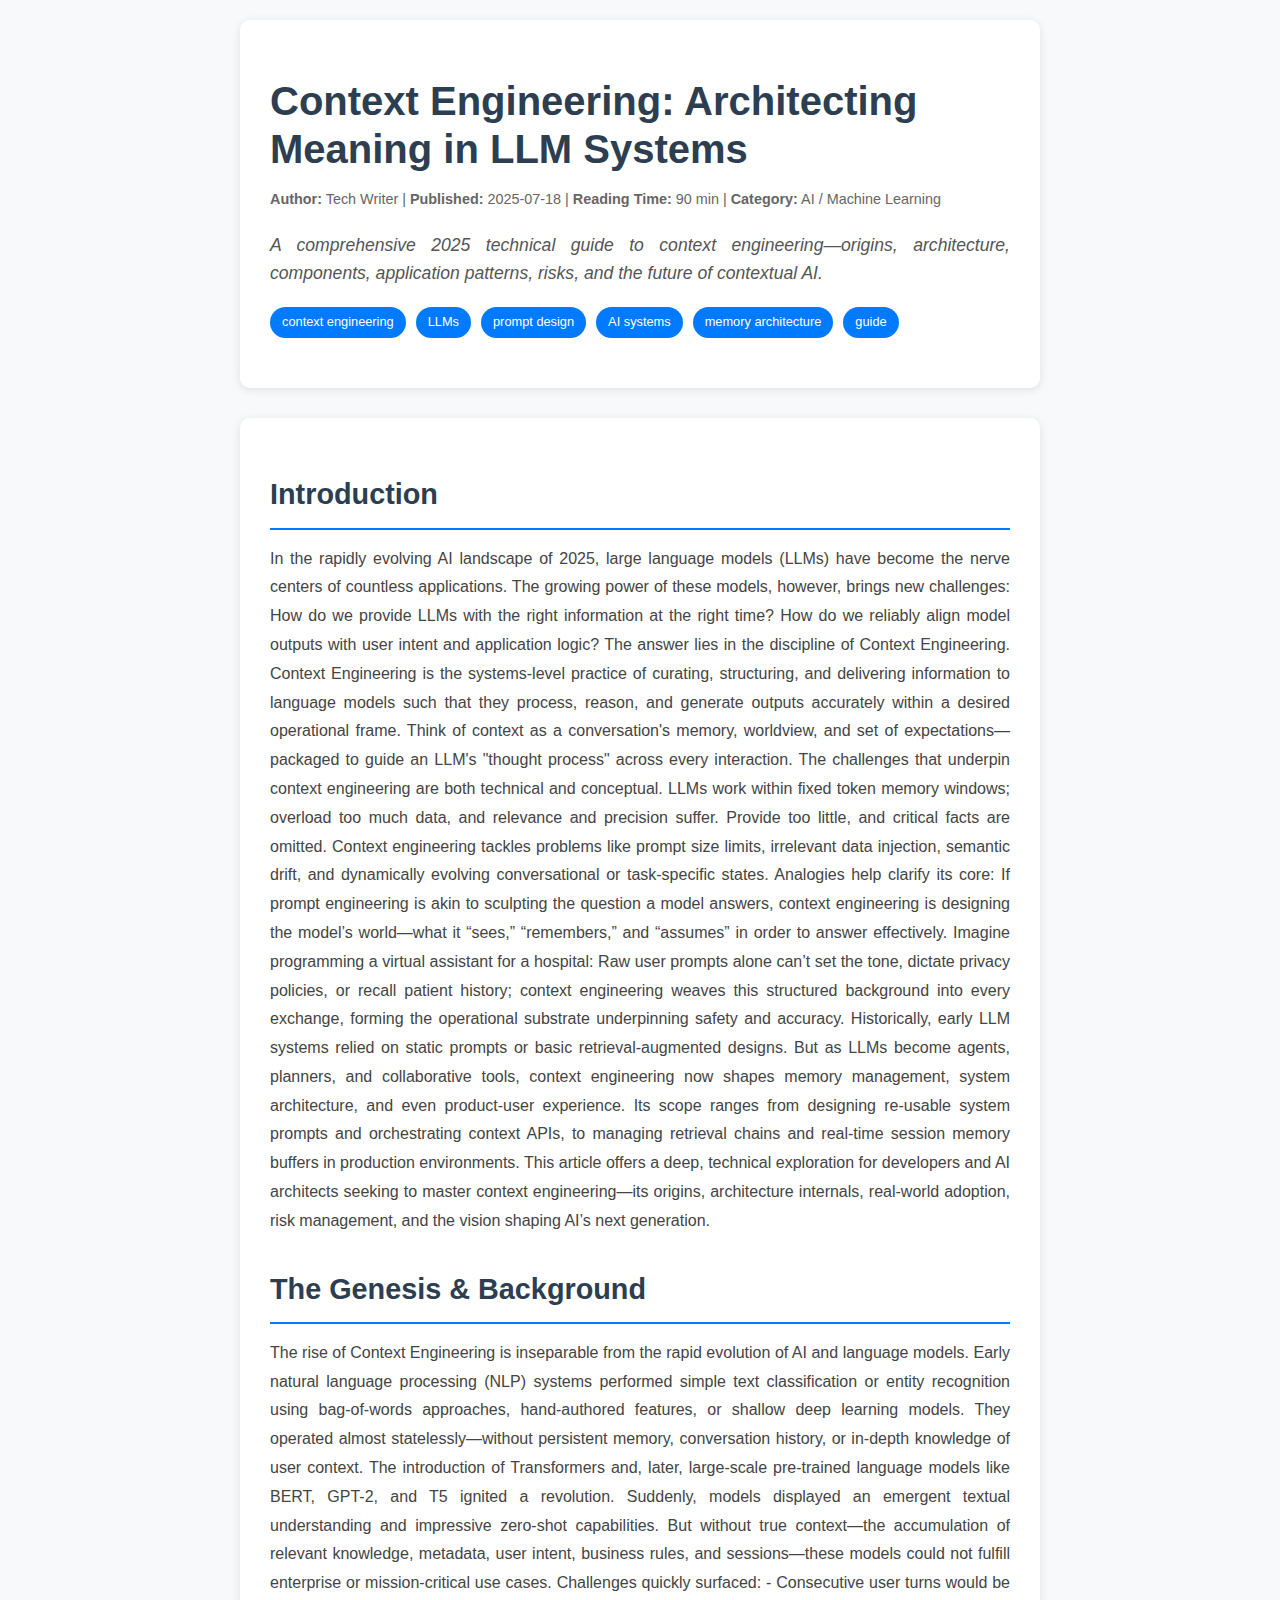
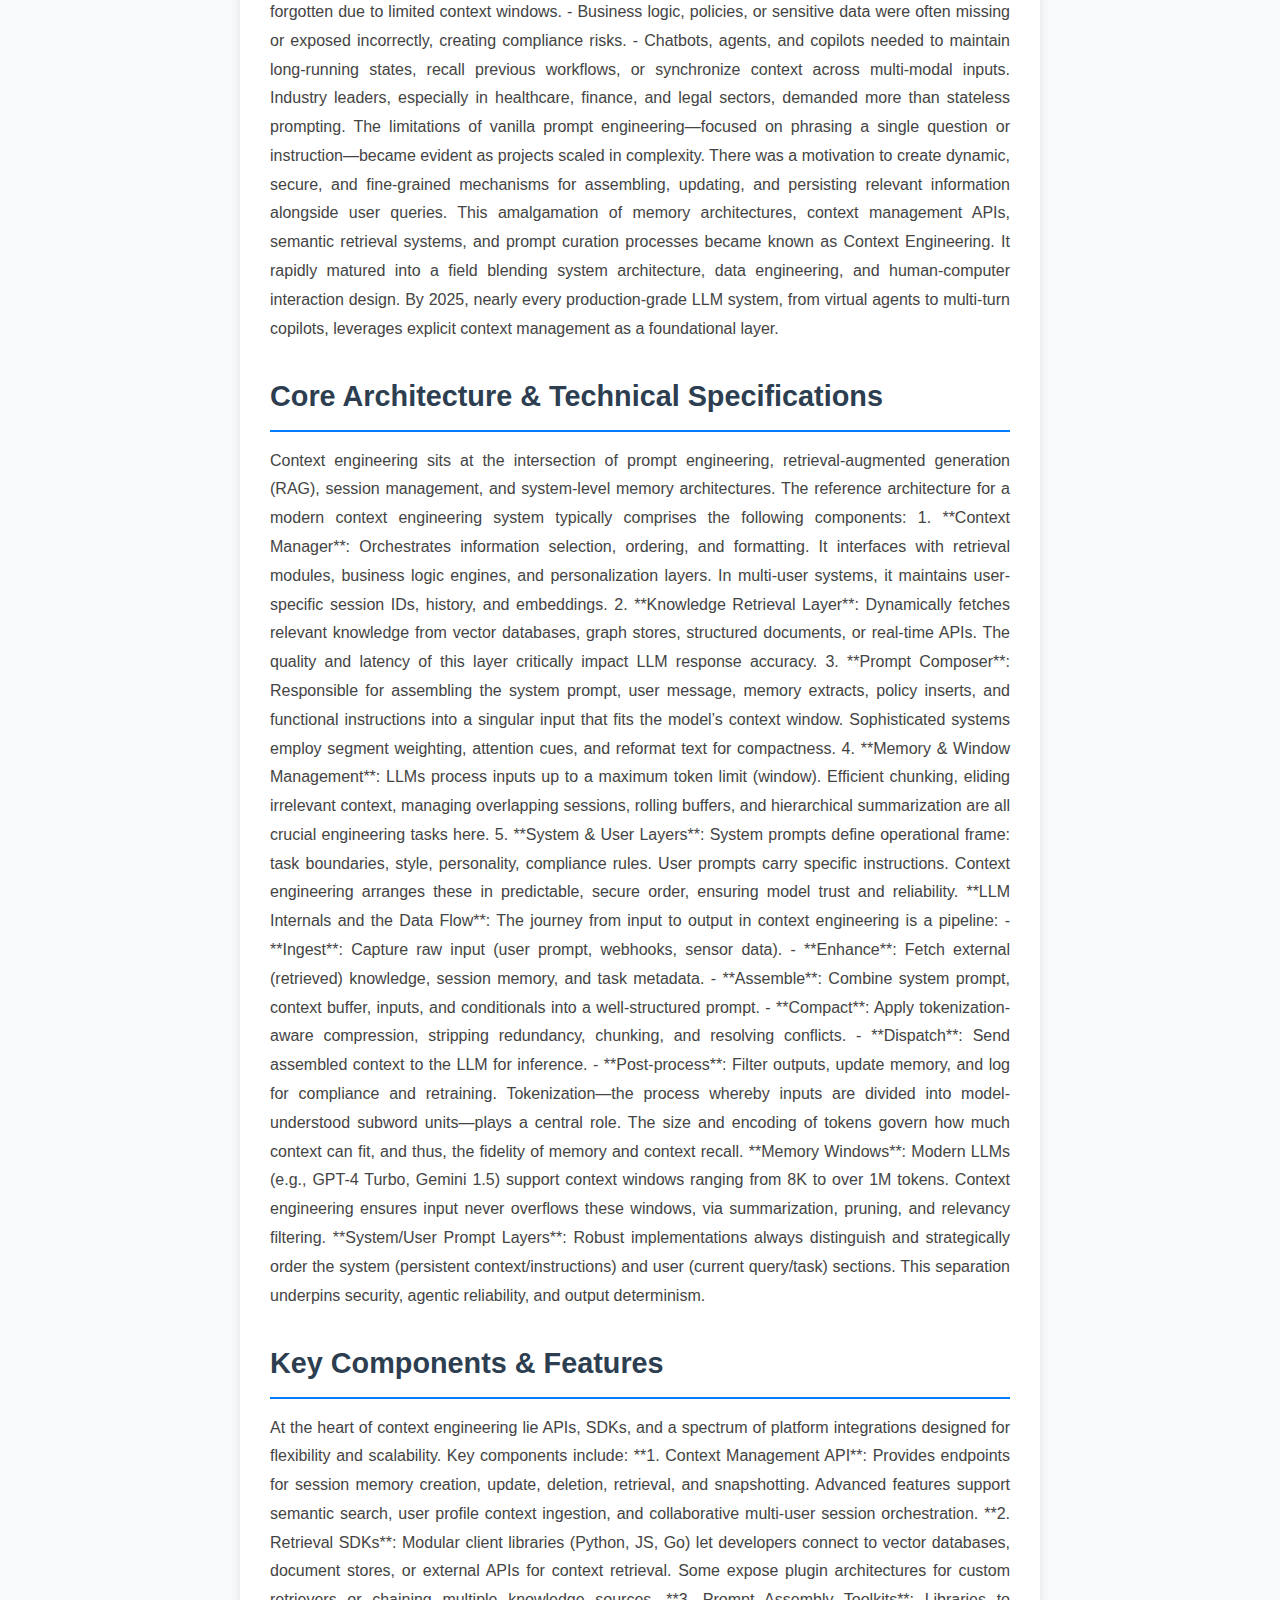
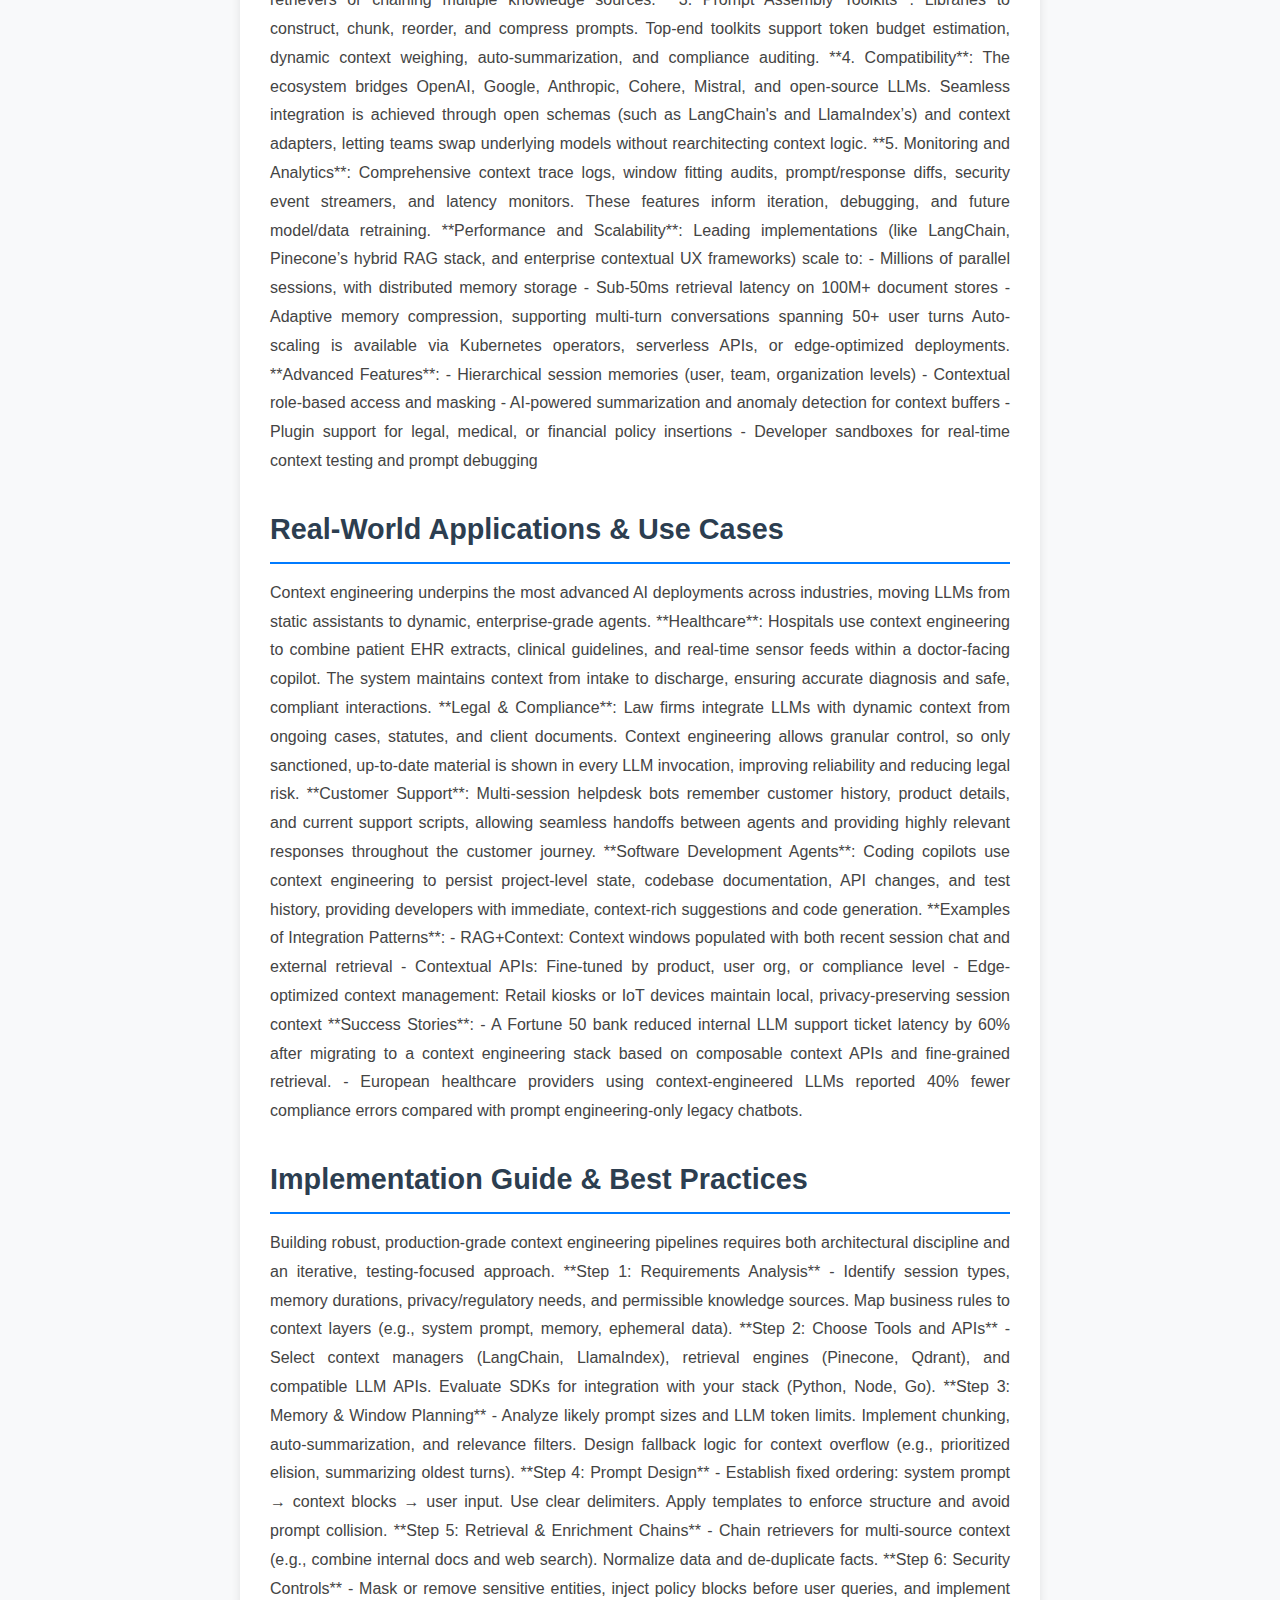
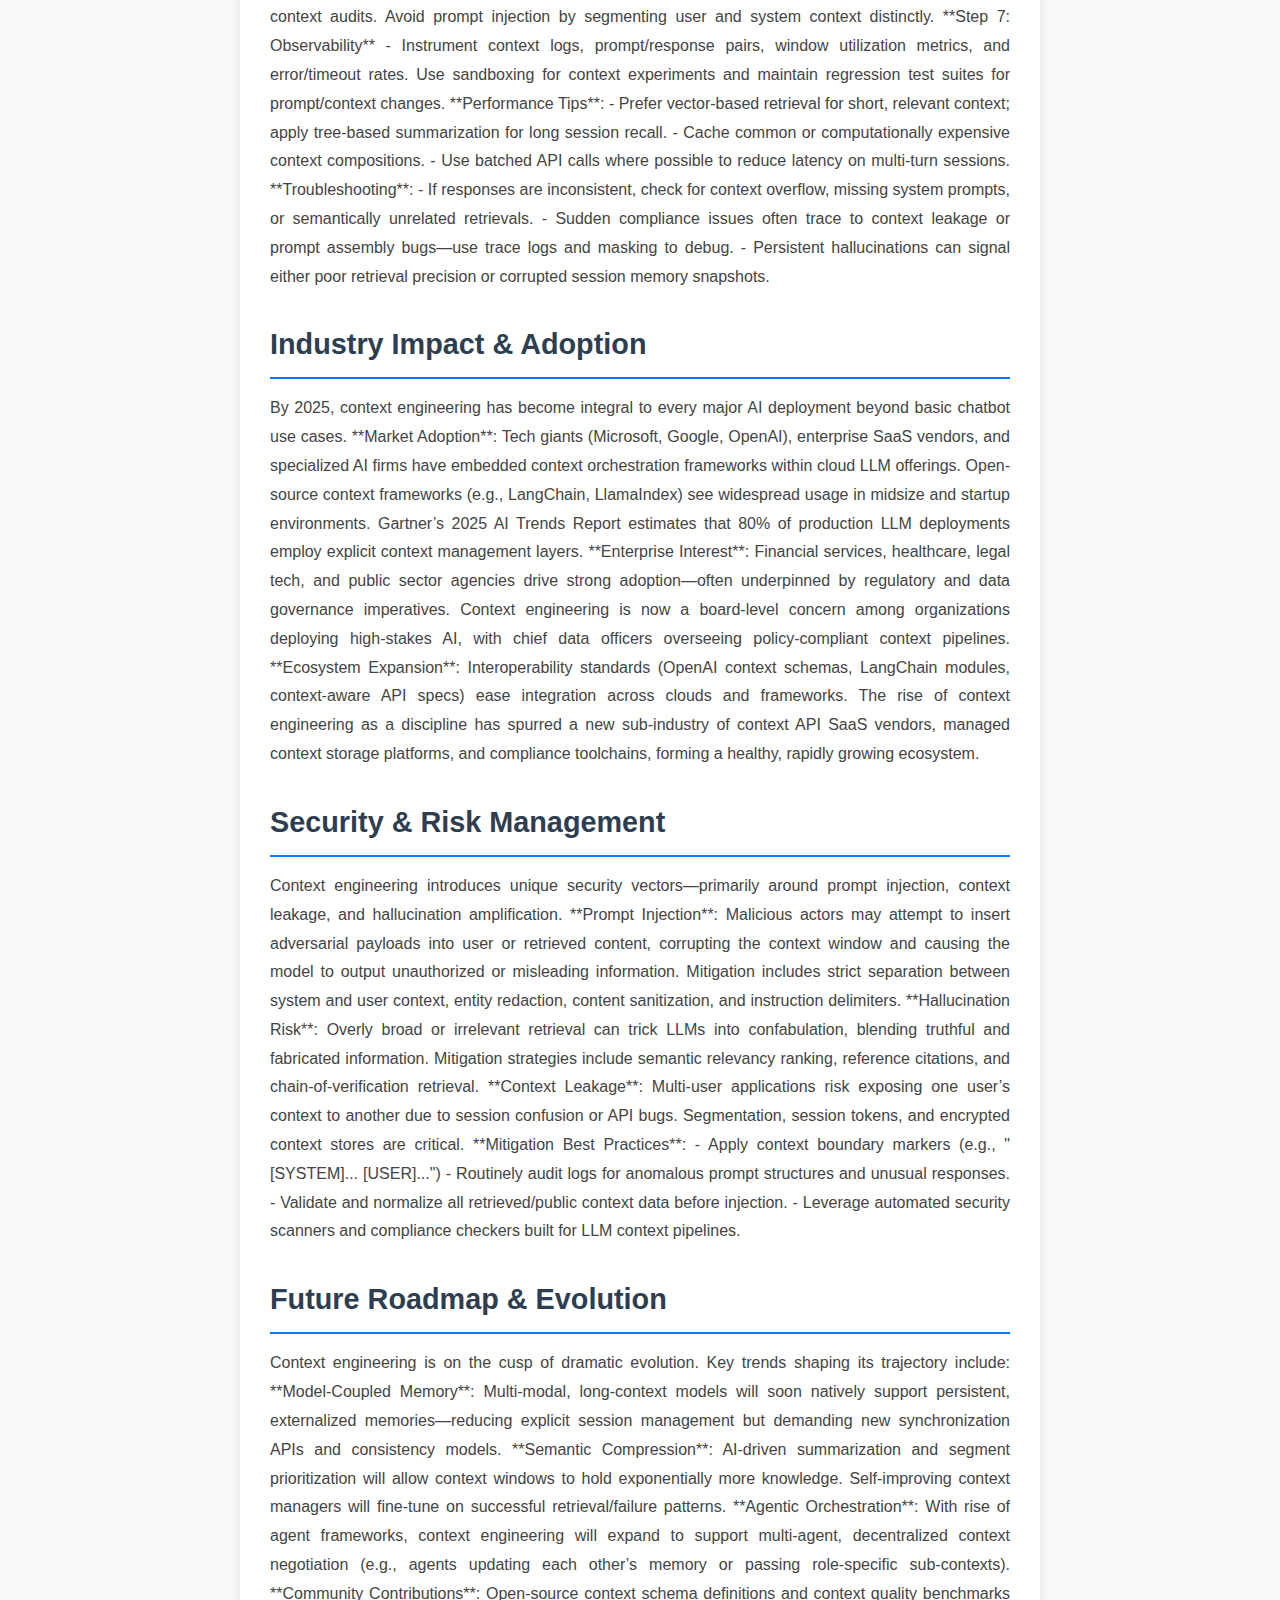
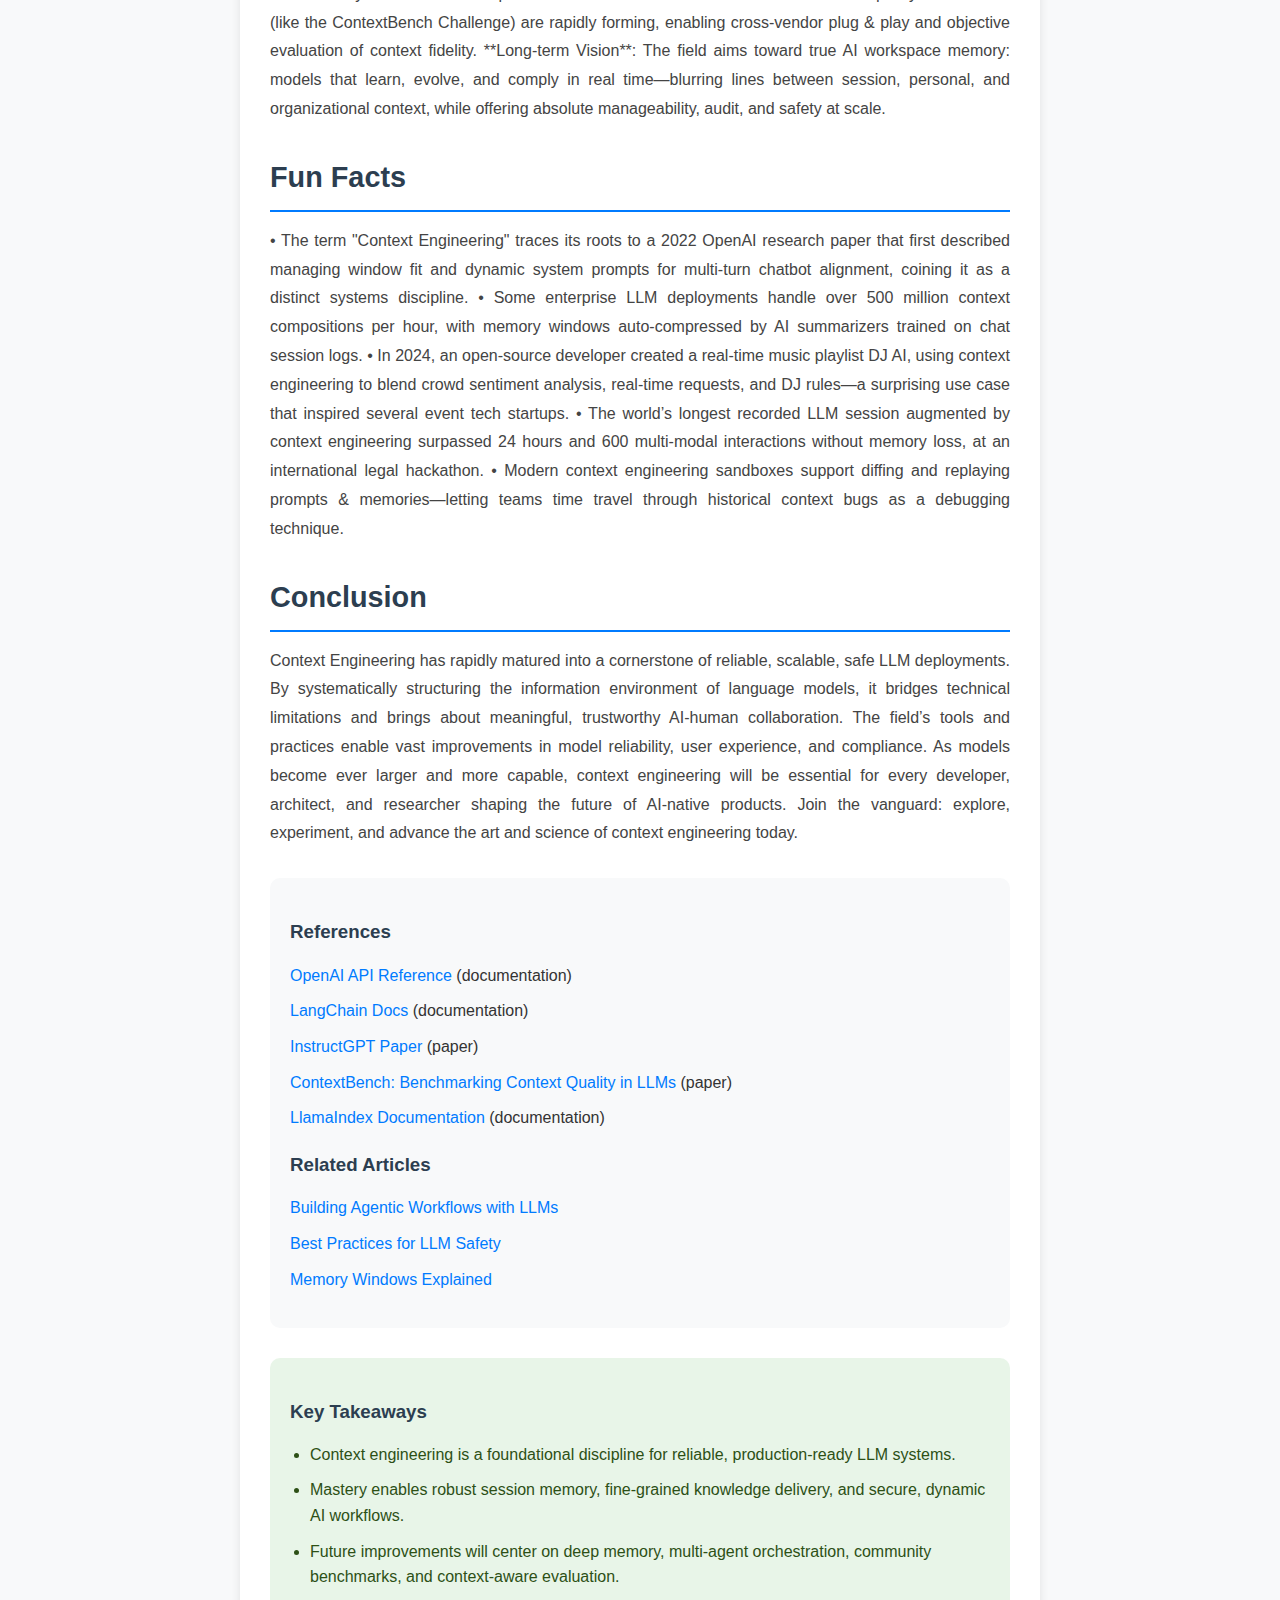
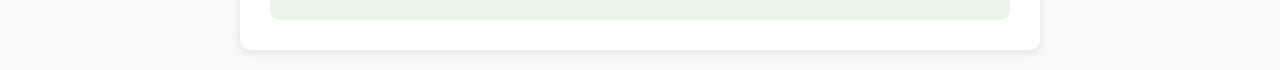
<file: articles/context-engineering-llm-systems.html>
<!DOCTYPE html>
<html lang="en">
<head>
    <meta charset="UTF-8">
    <meta name="viewport" content="width=device-width, initial-scale=1.0">
    <title>Context Engineering: Architecting Meaning in LLM Systems</title>
    <meta name="description" content="A comprehensive 2025 technical guide to context engineering—origins, architecture, components, application patterns, risks, and the future of contextual AI.">
    <meta name="author" content="Tech Writer">
    <meta name="keywords" content="context engineering, language models, LLM context, memory windows, AI best practices">
    <meta property="og:title" content="Context Engineering: Architecting Meaning in LLM Systems">
    <meta property="og:description" content="A comprehensive 2025 technical guide to context engineering—origins, architecture, components, application patterns, risks, and the future of contextual AI.">
    <meta property="og:image" content="/images/articles/context-engineering-cover.jpg">
    <style>
        body {
            font-family: 'Segoe UI', Tahoma, Geneva, Verdana, sans-serif;
            line-height: 1.6;
            color: #333;
            max-width: 800px;
            margin: 0 auto;
            padding: 20px;
            background-color: #f8f9fa;
        }
        .article-header {
            background: white;
            padding: 30px;
            border-radius: 10px;
            box-shadow: 0 2px 10px rgba(0,0,0,0.1);
            margin-bottom: 30px;
        }
        .article-title {
            font-size: 2.5rem;
            font-weight: bold;
            color: #2c3e50;
            margin-bottom: 15px;
            line-height: 1.2;
        }
        .article-meta {
            color: #666;
            font-size: 0.9rem;
            margin-bottom: 20px;
        }
        .article-description {
            font-size: 1.1rem;
            color: #555;
            font-style: italic;
            margin-bottom: 20px;
            text-align: justify;
        }
        .tags {
            display: flex;
            flex-wrap: wrap;
            gap: 10px;
            margin-bottom: 20px;
        }
        .tag {
            background: #007bff;
            color: white;
            padding: 5px 12px;
            border-radius: 20px;
            font-size: 0.8rem;
            text-decoration: none;
        }
        .article-content {
            background: white;
            padding: 30px;
            border-radius: 10px;
            box-shadow: 0 2px 10px rgba(0,0,0,0.1);
        }
        .section {
            margin-bottom: 30px;
        }
        .section-title {
            font-size: 1.8rem;
            font-weight: bold;
            color: #2c3e50;
            margin-bottom: 15px;
            padding-bottom: 10px;
            border-bottom: 2px solid #007bff;
        }
        .section-content {
            font-size: 1rem;
            line-height: 1.8;
            color: #444;
            text-align: justify;
        }
        .introduction {
            margin-bottom: 30px;
        }
        .introduction .section-title {
            font-size: 1.8rem;
            font-weight: bold;
            color: #2c3e50;
            margin-bottom: 15px;
            padding-bottom: 10px;
            border-bottom: 2px solid #007bff;
        }
        .introduction .section-content {
            font-size: 1rem;
            line-height: 1.8;
            color: #444;
            text-align: justify;
        }
        .resources {
            background: #f8f9fa;
            padding: 20px;
            border-radius: 10px;
            margin-top: 30px;
        }
        .resources h3 {
            color: #2c3e50;
            margin-bottom: 15px;
        }
        .resources ul {
            list-style-type: none;
            padding: 0;
        }
        .resources li {
            margin-bottom: 10px;
        }
        .resources a {
            color: #007bff;
            text-decoration: none;
        }
        .resources a:hover {
            text-decoration: underline;
        }
        .takeaways {
            background: #e8f5e8;
            padding: 20px;
            border-radius: 10px;
            margin-top: 30px;
        }
        .takeaways h3 {
            color: #2c3e50;
            margin-bottom: 15px;
        }
        .takeaways ul {
            margin: 0;
            padding-left: 20px;
        }
        .takeaways li {
            margin-bottom: 10px;
            color: #2d5016;
        }
        @media (max-width: 768px) {
            body {
                padding: 10px;
            }
            .article-title {
                font-size: 2rem;
            }
            .section-title {
                font-size: 1.5rem;
            }
        }
    </style>
</head>
<body>
    <div class="article-header">
        <h1 class="article-title">Context Engineering: Architecting Meaning in LLM Systems</h1>
        <div class="article-meta">
            <strong>Author:</strong> Tech Writer | 
            <strong>Published:</strong> 2025-07-18 | 
            <strong>Reading Time:</strong> 90 min | 
            <strong>Category:</strong> AI / Machine Learning
        </div>
        <p class="article-description">A comprehensive 2025 technical guide to context engineering—origins, architecture, components, application patterns, risks, and the future of contextual AI.</p>
        <div class="tags">
            <span class="tag">context engineering</span><span class="tag">LLMs</span><span class="tag">prompt design</span><span class="tag">AI systems</span><span class="tag">memory architecture</span><span class="tag">guide</span>
        </div>
    </div>
    
    <div class="article-content">
        <div class="introduction">
            <h2 class="section-title">Introduction</h2>
            <div class="section-content">In the rapidly evolving AI landscape of 2025, large language models (LLMs) have become the nerve centers of countless applications. The growing power of these models, however, brings new challenges: How do we provide LLMs with the right information at the right time? How do we reliably align model outputs with user intent and application logic? The answer lies in the discipline of Context Engineering.

Context Engineering is the systems-level practice of curating, structuring, and delivering information to language models such that they process, reason, and generate outputs accurately within a desired operational frame. Think of context as a conversation's memory, worldview, and set of expectations—packaged to guide an LLM's "thought process" across every interaction.

The challenges that underpin context engineering are both technical and conceptual. LLMs work within fixed token memory windows; overload too much data, and relevance and precision suffer. Provide too little, and critical facts are omitted. Context engineering tackles problems like prompt size limits, irrelevant data injection, semantic drift, and dynamically evolving conversational or task-specific states.

Analogies help clarify its core: If prompt engineering is akin to sculpting the question a model answers, context engineering is designing the model’s world—what it “sees,” “remembers,” and “assumes” in order to answer effectively. Imagine programming a virtual assistant for a hospital: Raw user prompts alone can’t set the tone, dictate privacy policies, or recall patient history; context engineering weaves this structured background into every exchange, forming the operational substrate underpinning safety and accuracy.

Historically, early LLM systems relied on static prompts or basic retrieval-augmented designs. But as LLMs become agents, planners, and collaborative tools, context engineering now shapes memory management, system architecture, and even product-user experience. Its scope ranges from designing re-usable system prompts and orchestrating context APIs, to managing retrieval chains and real-time session memory buffers in production environments.

This article offers a deep, technical exploration for developers and AI architects seeking to master context engineering—its origins, architecture internals, real-world adoption, risk management, and the vision shaping AI’s next generation.</div>
        </div>
        
        
            <div class="section" id="genesis-background">
                <h2 class="section-title">The Genesis & Background</h2>
                <div class="section-content">The rise of Context Engineering is inseparable from the rapid evolution of AI and language models. Early natural language processing (NLP) systems performed simple text classification or entity recognition using bag-of-words approaches, hand-authored features, or shallow deep learning models. They operated almost statelessly—without persistent memory, conversation history, or in-depth knowledge of user context.

The introduction of Transformers and, later, large-scale pre-trained language models like BERT, GPT-2, and T5 ignited a revolution. Suddenly, models displayed an emergent textual understanding and impressive zero-shot capabilities. But without true context—the accumulation of relevant knowledge, metadata, user intent, business rules, and sessions—these models could not fulfill enterprise or mission-critical use cases.

Challenges quickly surfaced:
- Consecutive user turns would be forgotten due to limited context windows.
- Business logic, policies, or sensitive data were often missing or exposed incorrectly, creating compliance risks.
- Chatbots, agents, and copilots needed to maintain long-running states, recall previous workflows, or synchronize context across multi-modal inputs.

Industry leaders, especially in healthcare, finance, and legal sectors, demanded more than stateless prompting. The limitations of vanilla prompt engineering—focused on phrasing a single question or instruction—became evident as projects scaled in complexity. There was a motivation to create dynamic, secure, and fine-grained mechanisms for assembling, updating, and persisting relevant information alongside user queries.

This amalgamation of memory architectures, context management APIs, semantic retrieval systems, and prompt curation processes became known as Context Engineering. It rapidly matured into a field blending system architecture, data engineering, and human-computer interaction design. By 2025, nearly every production-grade LLM system, from virtual agents to multi-turn copilots, leverages explicit context management as a foundational layer.</div>
            </div>
        
            <div class="section" id="core-architecture">
                <h2 class="section-title">Core Architecture & Technical Specifications</h2>
                <div class="section-content">Context engineering sits at the intersection of prompt engineering, retrieval-augmented generation (RAG), session management, and system-level memory architectures. The reference architecture for a modern context engineering system typically comprises the following components:

1. **Context Manager**: Orchestrates information selection, ordering, and formatting. It interfaces with retrieval modules, business logic engines, and personalization layers. In multi-user systems, it maintains user-specific session IDs, history, and embeddings.

2. **Knowledge Retrieval Layer**: Dynamically fetches relevant knowledge from vector databases, graph stores, structured documents, or real-time APIs. The quality and latency of this layer critically impact LLM response accuracy.

3. **Prompt Composer**: Responsible for assembling the system prompt, user message, memory extracts, policy inserts, and functional instructions into a singular input that fits the model’s context window. Sophisticated systems employ segment weighting, attention cues, and reformat text for compactness.

4. **Memory & Window Management**: LLMs process inputs up to a maximum token limit (window). Efficient chunking, eliding irrelevant context, managing overlapping sessions, rolling buffers, and hierarchical summarization are all crucial engineering tasks here.

5. **System & User Layers**: System prompts define operational frame: task boundaries, style, personality, compliance rules. User prompts carry specific instructions. Context engineering arranges these in predictable, secure order, ensuring model trust and reliability.

**LLM Internals and the Data Flow**: The journey from input to output in context engineering is a pipeline:
- **Ingest**: Capture raw input (user prompt, webhooks, sensor data).
- **Enhance**: Fetch external (retrieved) knowledge, session memory, and task metadata.
- **Assemble**: Combine system prompt, context buffer, inputs, and conditionals into a well-structured prompt.
- **Compact**: Apply tokenization-aware compression, stripping redundancy, chunking, and resolving conflicts.
- **Dispatch**: Send assembled context to the LLM for inference.
- **Post-process**: Filter outputs, update memory, and log for compliance and retraining.

Tokenization—the process whereby inputs are divided into model-understood subword units—plays a central role. The size and encoding of tokens govern how much context can fit, and thus, the fidelity of memory and context recall.

**Memory Windows**: Modern LLMs (e.g., GPT-4 Turbo, Gemini 1.5) support context windows ranging from 8K to over 1M tokens. Context engineering ensures input never overflows these windows, via summarization, pruning, and relevancy filtering.

**System/User Prompt Layers**: Robust implementations always distinguish and strategically order the system (persistent context/instructions) and user (current query/task) sections. This separation underpins security, agentic reliability, and output determinism.</div>
            </div>
        
            <div class="section" id="key-components">
                <h2 class="section-title">Key Components & Features</h2>
                <div class="section-content">At the heart of context engineering lie APIs, SDKs, and a spectrum of platform integrations designed for flexibility and scalability. Key components include:

**1. Context Management API**: Provides endpoints for session memory creation, update, deletion, retrieval, and snapshotting. Advanced features support semantic search, user profile context ingestion, and collaborative multi-user session orchestration.

**2. Retrieval SDKs**: Modular client libraries (Python, JS, Go) let developers connect to vector databases, document stores, or external APIs for context retrieval. Some expose plugin architectures for custom retrievers or chaining multiple knowledge sources.

**3. Prompt Assembly Toolkits**: Libraries to construct, chunk, reorder, and compress prompts. Top-end toolkits support token budget estimation, dynamic context weighing, auto-summarization, and compliance auditing.

**4. Compatibility**: The ecosystem bridges OpenAI, Google, Anthropic, Cohere, Mistral, and open-source LLMs. Seamless integration is achieved through open schemas (such as LangChain's and LlamaIndex’s) and context adapters, letting teams swap underlying models without rearchitecting context logic.

**5. Monitoring and Analytics**: Comprehensive context trace logs, window fitting audits, prompt/response diffs, security event streamers, and latency monitors. These features inform iteration, debugging, and future model/data retraining.

**Performance and Scalability**: Leading implementations (like LangChain, Pinecone’s hybrid RAG stack, and enterprise contextual UX frameworks) scale to:
- Millions of parallel sessions, with distributed memory storage
- Sub-50ms retrieval latency on 100M+ document stores
- Adaptive memory compression, supporting multi-turn conversations spanning 50+ user turns

Auto-scaling is available via Kubernetes operators, serverless APIs, or edge-optimized deployments.

**Advanced Features**:
- Hierarchical session memories (user, team, organization levels)
- Contextual role-based access and masking
- AI-powered summarization and anomaly detection for context buffers
- Plugin support for legal, medical, or financial policy insertions
- Developer sandboxes for real-time context testing and prompt debugging</div>
            </div>
        
            <div class="section" id="real-world-applications">
                <h2 class="section-title">Real‑World Applications & Use Cases</h2>
                <div class="section-content">Context engineering underpins the most advanced AI deployments across industries, moving LLMs from static assistants to dynamic, enterprise-grade agents.

**Healthcare**: Hospitals use context engineering to combine patient EHR extracts, clinical guidelines, and real-time sensor feeds within a doctor-facing copilot. The system maintains context from intake to discharge, ensuring accurate diagnosis and safe, compliant interactions.

**Legal & Compliance**: Law firms integrate LLMs with dynamic context from ongoing cases, statutes, and client documents. Context engineering allows granular control, so only sanctioned, up-to-date material is shown in every LLM invocation, improving reliability and reducing legal risk.

**Customer Support**: Multi-session helpdesk bots remember customer history, product details, and current support scripts, allowing seamless handoffs between agents and providing highly relevant responses throughout the customer journey.

**Software Development Agents**: Coding copilots use context engineering to persist project-level state, codebase documentation, API changes, and test history, providing developers with immediate, context-rich suggestions and code generation.

**Examples of Integration Patterns**:
- RAG+Context: Context windows populated with both recent session chat and external retrieval
- Contextual APIs: Fine-tuned by product, user org, or compliance level
- Edge-optimized context management: Retail kiosks or IoT devices maintain local, privacy-preserving session context

**Success Stories**:
- A Fortune 50 bank reduced internal LLM support ticket latency by 60% after migrating to a context engineering stack based on composable context APIs and fine-grained retrieval.
- European healthcare providers using context-engineered LLMs reported 40% fewer compliance errors compared with prompt engineering-only legacy chatbots.</div>
            </div>
        
            <div class="section" id="implementation-guide">
                <h2 class="section-title">Implementation Guide & Best Practices</h2>
                <div class="section-content">Building robust, production-grade context engineering pipelines requires both architectural discipline and an iterative, testing-focused approach.

**Step 1: Requirements Analysis**
- Identify session types, memory durations, privacy/regulatory needs, and permissible knowledge sources. Map business rules to context layers (e.g., system prompt, memory, ephemeral data).

**Step 2: Choose Tools and APIs**
- Select context managers (LangChain, LlamaIndex), retrieval engines (Pinecone, Qdrant), and compatible LLM APIs. Evaluate SDKs for integration with your stack (Python, Node, Go).

**Step 3: Memory & Window Planning**
- Analyze likely prompt sizes and LLM token limits. Implement chunking, auto-summarization, and relevance filters. Design fallback logic for context overflow (e.g., prioritized elision, summarizing oldest turns).

**Step 4: Prompt Design**
- Establish fixed ordering: system prompt → context blocks → user input. Use clear delimiters. Apply templates to enforce structure and avoid prompt collision.

**Step 5: Retrieval & Enrichment Chains**
- Chain retrievers for multi-source context (e.g., combine internal docs and web search). Normalize data and de-duplicate facts.

**Step 6: Security Controls**
- Mask or remove sensitive entities, inject policy blocks before user queries, and implement context audits. Avoid prompt injection by segmenting user and system context distinctly.

**Step 7: Observability**
- Instrument context logs, prompt/response pairs, window utilization metrics, and error/timeout rates. Use sandboxing for context experiments and maintain regression test suites for prompt/context changes.

**Performance Tips**:
- Prefer vector-based retrieval for short, relevant context; apply tree-based summarization for long session recall.
- Cache common or computationally expensive context compositions.
- Use batched API calls where possible to reduce latency on multi-turn sessions.

**Troubleshooting**:
- If responses are inconsistent, check for context overflow, missing system prompts, or semantically unrelated retrievals.
- Sudden compliance issues often trace to context leakage or prompt assembly bugs—use trace logs and masking to debug.
- Persistent hallucinations can signal either poor retrieval precision or corrupted session memory snapshots.</div>
            </div>
        
            <div class="section" id="industry-impact">
                <h2 class="section-title">Industry Impact & Adoption</h2>
                <div class="section-content">By 2025, context engineering has become integral to every major AI deployment beyond basic chatbot use cases.

**Market Adoption**: Tech giants (Microsoft, Google, OpenAI), enterprise SaaS vendors, and specialized AI firms have embedded context orchestration frameworks within cloud LLM offerings. Open-source context frameworks (e.g., LangChain, LlamaIndex) see widespread usage in midsize and startup environments. Gartner’s 2025 AI Trends Report estimates that 80% of production LLM deployments employ explicit context management layers.

**Enterprise Interest**: Financial services, healthcare, legal tech, and public sector agencies drive strong adoption—often underpinned by regulatory and data governance imperatives. Context engineering is now a board-level concern among organizations deploying high-stakes AI, with chief data officers overseeing policy-compliant context pipelines.

**Ecosystem Expansion**: Interoperability standards (OpenAI context schemas, LangChain modules, context-aware API specs) ease integration across clouds and frameworks. The rise of context engineering as a discipline has spurred a new sub-industry of context API SaaS vendors, managed context storage platforms, and compliance toolchains, forming a healthy, rapidly growing ecosystem.</div>
            </div>
        
            <div class="section" id="security-risk-management">
                <h2 class="section-title">Security & Risk Management</h2>
                <div class="section-content">Context engineering introduces unique security vectors—primarily around prompt injection, context leakage, and hallucination amplification.

**Prompt Injection**: Malicious actors may attempt to insert adversarial payloads into user or retrieved content, corrupting the context window and causing the model to output unauthorized or misleading information. Mitigation includes strict separation between system and user context, entity redaction, content sanitization, and instruction delimiters.

**Hallucination Risk**: Overly broad or irrelevant retrieval can trick LLMs into confabulation, blending truthful and fabricated information. Mitigation strategies include semantic relevancy ranking, reference citations, and chain-of-verification retrieval.

**Context Leakage**: Multi-user applications risk exposing one user’s context to another due to session confusion or API bugs. Segmentation, session tokens, and encrypted context stores are critical.

**Mitigation Best Practices**:
- Apply context boundary markers (e.g., "[SYSTEM]... [USER]...")
- Routinely audit logs for anomalous prompt structures and unusual responses.
- Validate and normalize all retrieved/public context data before injection.
- Leverage automated security scanners and compliance checkers built for LLM context pipelines.</div>
            </div>
        
            <div class="section" id="future-roadmap">
                <h2 class="section-title">Future Roadmap & Evolution</h2>
                <div class="section-content">Context engineering is on the cusp of dramatic evolution. Key trends shaping its trajectory include:

**Model-Coupled Memory**: Multi-modal, long-context models will soon natively support persistent, externalized memories—reducing explicit session management but demanding new synchronization APIs and consistency models.

**Semantic Compression**: AI-driven summarization and segment prioritization will allow context windows to hold exponentially more knowledge. Self-improving context managers will fine-tune on successful retrieval/failure patterns.

**Agentic Orchestration**: With rise of agent frameworks, context engineering will expand to support multi-agent, decentralized context negotiation (e.g., agents updating each other’s memory or passing role-specific sub-contexts).

**Community Contributions**: Open-source context schema definitions and context quality benchmarks (like the ContextBench Challenge) are rapidly forming, enabling cross-vendor plug & play and objective evaluation of context fidelity.

**Long-term Vision**: The field aims toward true AI workspace memory: models that learn, evolve, and comply in real time—blurring lines between session, personal, and organizational context, while offering absolute manageability, audit, and safety at scale.</div>
            </div>
        
            <div class="section" id="fun-facts">
                <h2 class="section-title">Fun Facts</h2>
                <div class="section-content">• The term "Context Engineering" traces its roots to a 2022 OpenAI research paper that first described managing window fit and dynamic system prompts for multi-turn chatbot alignment, coining it as a distinct systems discipline.

• Some enterprise LLM deployments handle over 500 million context compositions per hour, with memory windows auto-compressed by AI summarizers trained on chat session logs.

• In 2024, an open-source developer created a real-time music playlist DJ AI, using context engineering to blend crowd sentiment analysis, real-time requests, and DJ rules—a surprising use case that inspired several event tech startups.

• The world’s longest recorded LLM session augmented by context engineering surpassed 24 hours and 600 multi-modal interactions without memory loss, at an international legal hackathon.

• Modern context engineering sandboxes support diffing and replaying prompts & memories—letting teams time travel through historical context bugs as a debugging technique.</div>
            </div>
        
            <div class="section" id="conclusion">
                <h2 class="section-title">Conclusion</h2>
                <div class="section-content">Context Engineering has rapidly matured into a cornerstone of reliable, scalable, safe LLM deployments. By systematically structuring the information environment of language models, it bridges technical limitations and brings about meaningful, trustworthy AI-human collaboration. The field’s tools and practices enable vast improvements in model reliability, user experience, and compliance. As models become ever larger and more capable, context engineering will be essential for every developer, architect, and researcher shaping the future of AI-native products. Join the vanguard: explore, experiment, and advance the art and science of context engineering today.</div>
            </div>
        
        
        <div class="resources">
            <h3>References</h3>
            <ul>
                
                    <li><a href="https://platform.openai.com/docs" target="_blank">OpenAI API Reference</a> (documentation)</li>
                
                    <li><a href="https://langchain.com/docs/" target="_blank">LangChain Docs</a> (documentation)</li>
                
                    <li><a href="https://arxiv.org/abs/2203.02155" target="_blank">InstructGPT Paper</a> (paper)</li>
                
                    <li><a href="https://arxiv.org/abs/2312.06640" target="_blank">ContextBench: Benchmarking Context Quality in LLMs</a> (paper)</li>
                
                    <li><a href="https://docs.llamaindex.ai/" target="_blank">LlamaIndex Documentation</a> (documentation)</li>
                
            </ul>
            
            <h3>Related Articles</h3>
            <ul>
                
                    <li><a href="agentic-workflows-llms.html">Building Agentic Workflows with LLMs</a></li>
                
                    <li><a href="llm-safety-best-practices.html">Best Practices for LLM Safety</a></li>
                
                    <li><a href="llm-memory-windows.html">Memory Windows Explained</a></li>
                
            </ul>
        </div>
        
        <div class="takeaways">
            <h3>Key Takeaways</h3>
            <ul>
                
                    <li>Context engineering is a foundational discipline for reliable, production-ready LLM systems.</li>
                
                    <li>Mastery enables robust session memory, fine-grained knowledge delivery, and secure, dynamic AI workflows.</li>
                
                    <li>Future improvements will center on deep memory, multi-agent orchestration, community benchmarks, and context-aware evaluation.</li>
                
            </ul>
        </div>
    </div>
</body>
</html>
</file>
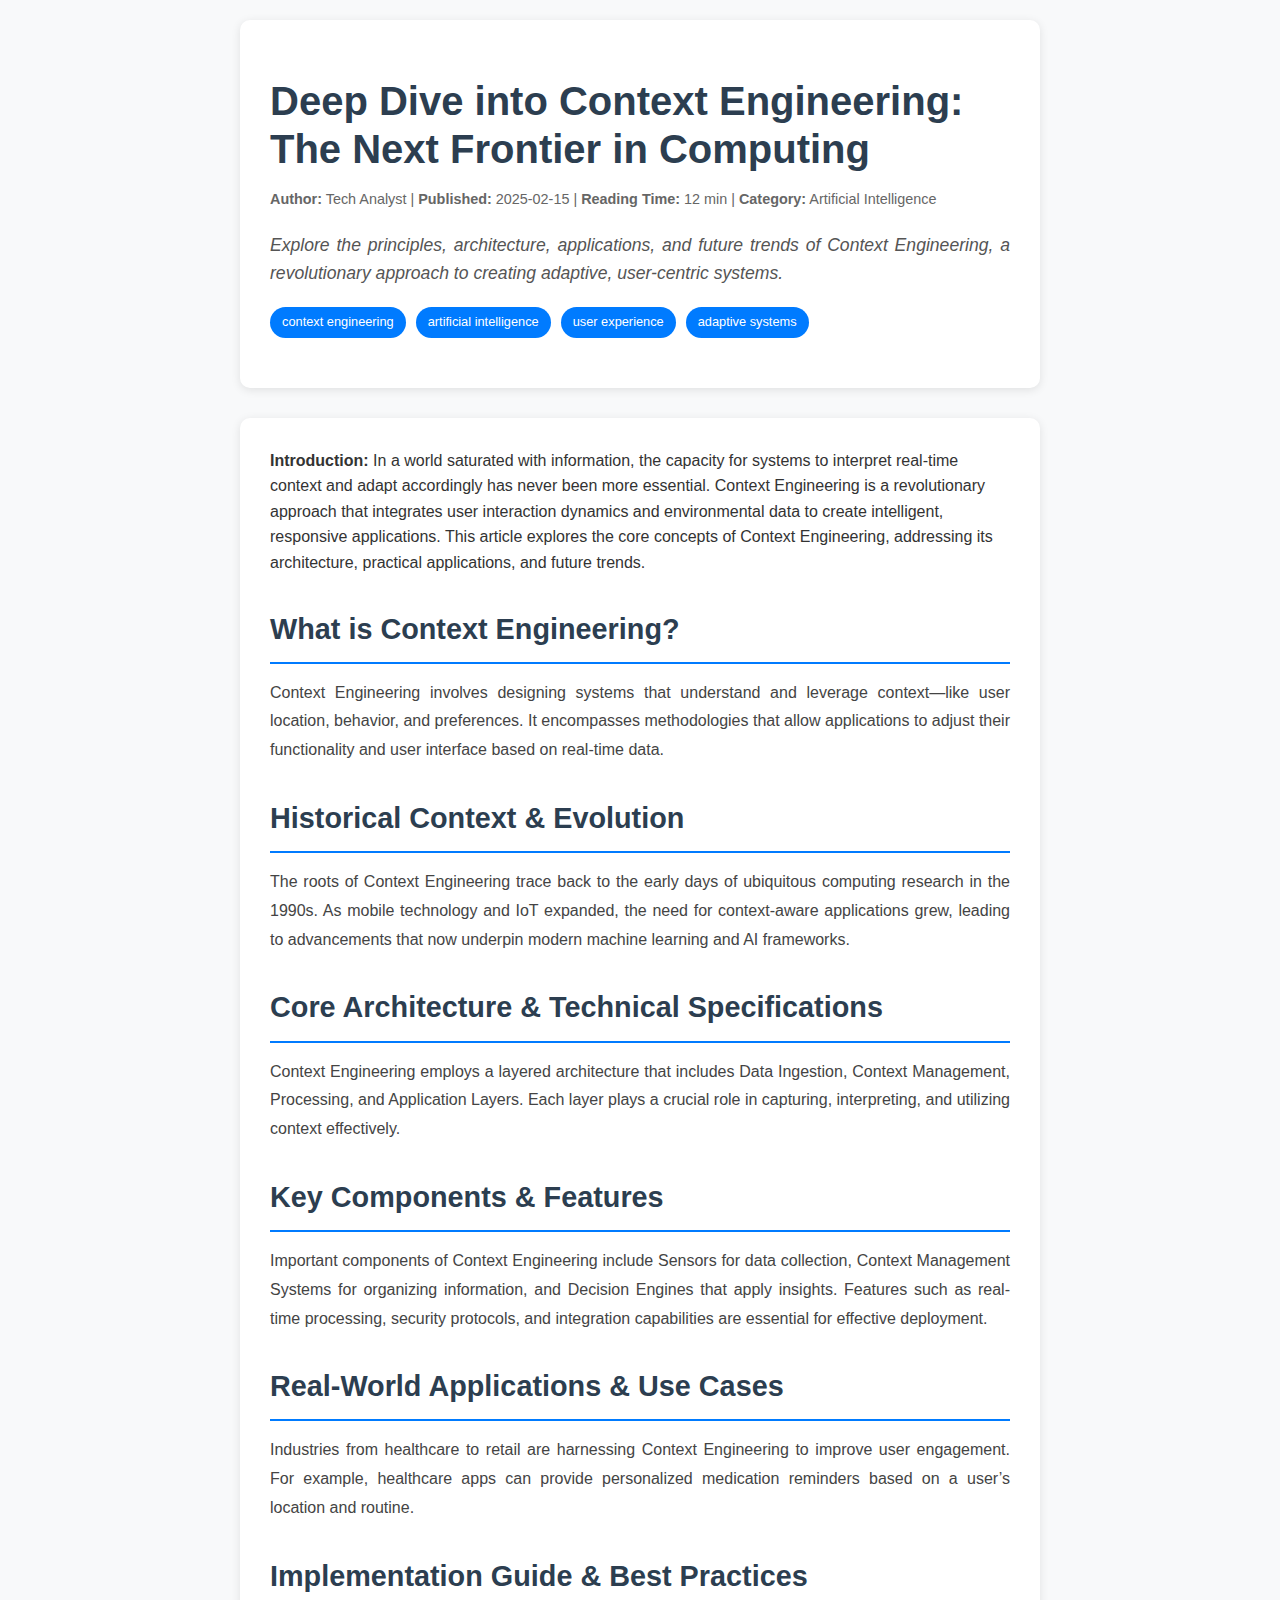
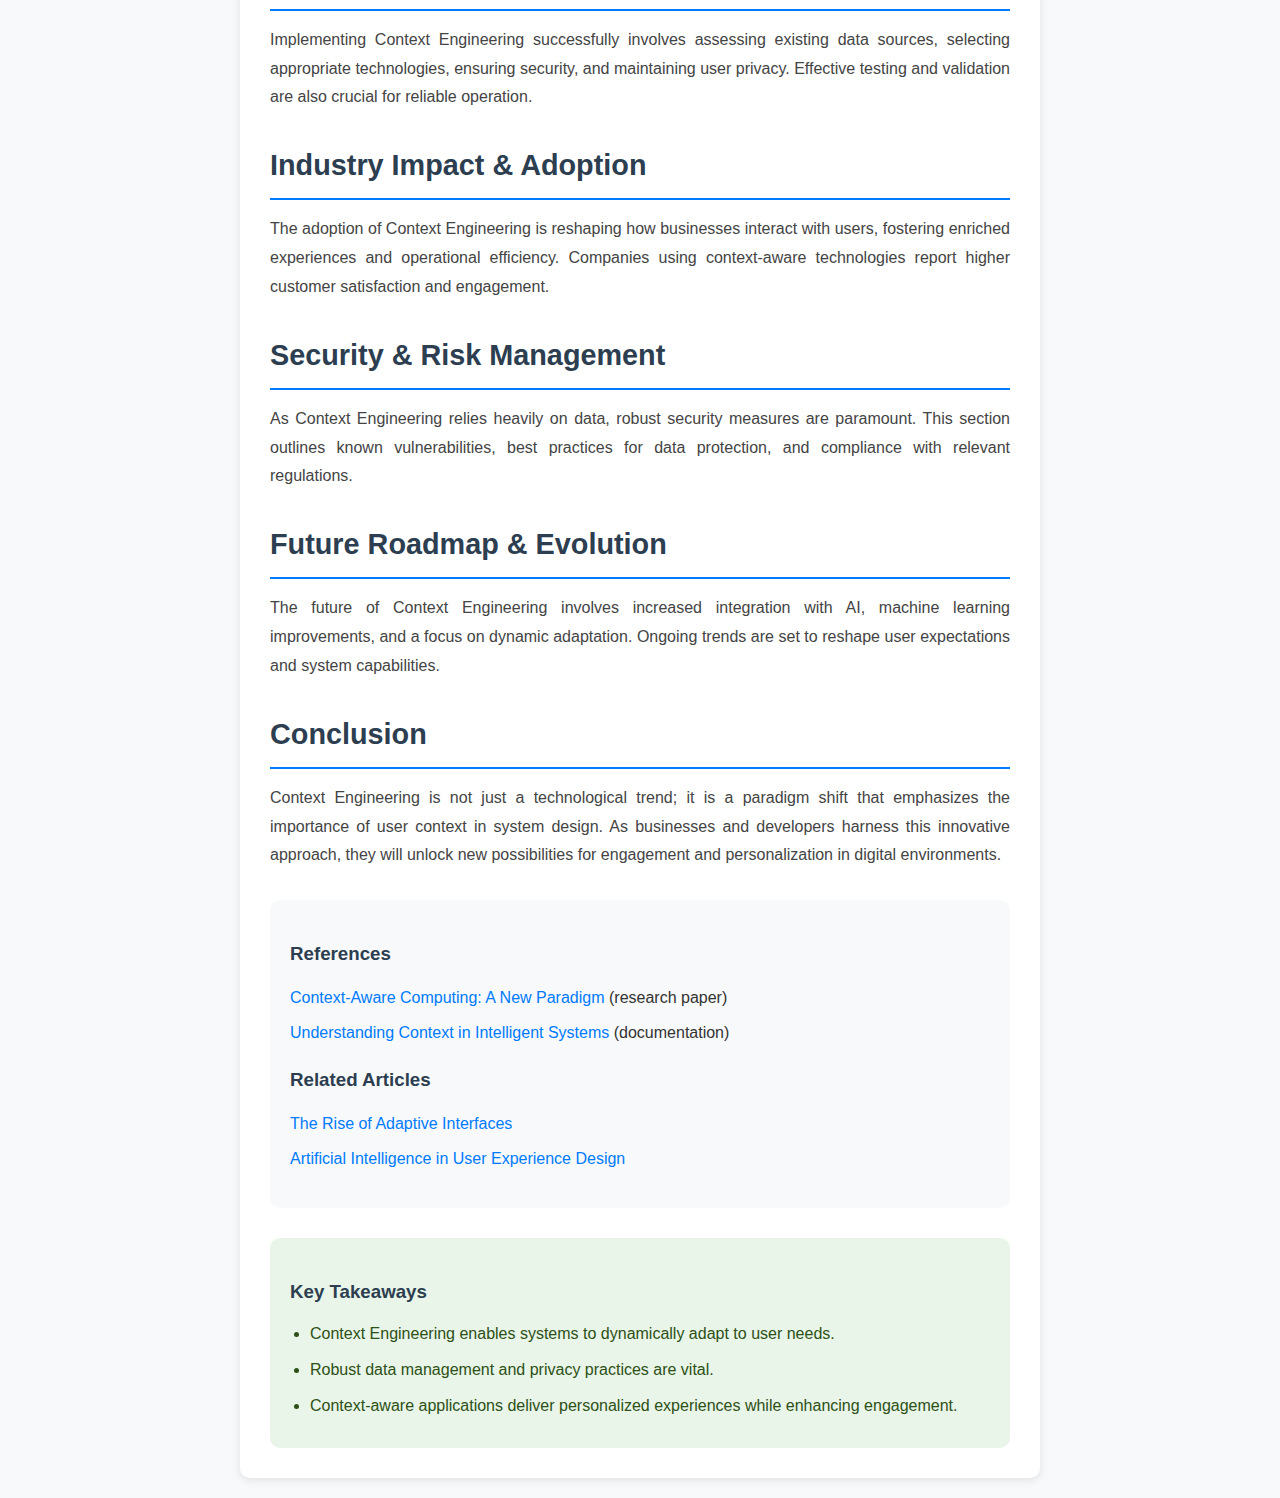
<file: articles/deep-dive-context-engineering.html>
<!DOCTYPE html>
<html lang="en">
<head>
    <meta charset="UTF-8">
    <meta name="viewport" content="width=device-width, initial-scale=1.0">
    <title>Deep Dive into Context Engineering: The Next Frontier in Computing</title>
    <meta name="description" content="Explore the principles, architecture, applications, and future trends of Context Engineering, a revolutionary approach to creating adaptive, user-centric systems.">
    <meta name="author" content="Tech Analyst">
    <meta name="keywords" content="context engineering, context-aware computing, adaptive systems, personalization">
    <meta property="og:title" content="Deep Dive into Context Engineering: The Next Frontier in Computing">
    <meta property="og:description" content="Explore the principles, architecture, applications, and future trends of Context Engineering, a revolutionary approach to creating adaptive, user-centric systems.">
    <meta property="og:image" content="/images/articles/context-engineering-cover.jpg">
    <style>
        body {
            font-family: 'Segoe UI', Tahoma, Geneva, Verdana, sans-serif;
            line-height: 1.6;
            color: #333;
            max-width: 800px;
            margin: 0 auto;
            padding: 20px;
            background-color: #f8f9fa;
        }
        .article-header {
            background: white;
            padding: 30px;
            border-radius: 10px;
            box-shadow: 0 2px 10px rgba(0,0,0,0.1);
            margin-bottom: 30px;
        }
        .article-title {
            font-size: 2.5rem;
            font-weight: bold;
            color: #2c3e50;
            margin-bottom: 15px;
            line-height: 1.2;
        }
        .article-meta {
            color: #666;
            font-size: 0.9rem;
            margin-bottom: 20px;
        }
        .article-description {
            font-size: 1.1rem;
            color: #555;
            font-style: italic;
            margin-bottom: 20px;
            text-align: justify;
        }
        .tags {
            display: flex;
            flex-wrap: wrap;
            gap: 10px;
            margin-bottom: 20px;
        }
        .tag {
            background: #007bff;
            color: white;
            padding: 5px 12px;
            border-radius: 20px;
            font-size: 0.8rem;
            text-decoration: none;
        }
        .article-content {
            background: white;
            padding: 30px;
            border-radius: 10px;
            box-shadow: 0 2px 10px rgba(0,0,0,0.1);
        }
        .section {
            margin-bottom: 30px;
        }
        .section-title {
            font-size: 1.8rem;
            font-weight: bold;
            color: #2c3e50;
            margin-bottom: 15px;
            padding-bottom: 10px;
            border-bottom: 2px solid #007bff;
        }
        .section-content {
            font-size: 1rem;
            line-height: 1.8;
            color: #444;
            text-align: justify;
        }
        .introduction {
            margin-bottom: 30px;
        }
        .introduction .section-title {
            font-size: 1.8rem;
            font-weight: bold;
            color: #2c3e50;
            margin-bottom: 15px;
            padding-bottom: 10px;
            border-bottom: 2px solid #007bff;
        }
        .introduction .section-content {
            font-size: 1rem;
            line-height: 1.8;
            color: #444;
            text-align: justify;
        }
        .resources {
            background: #f8f9fa;
            padding: 20px;
            border-radius: 10px;
            margin-top: 30px;
        }
        .resources h3 {
            color: #2c3e50;
            margin-bottom: 15px;
        }
        .resources ul {
            list-style-type: none;
            padding: 0;
        }
        .resources li {
            margin-bottom: 10px;
        }
        .resources a {
            color: #007bff;
            text-decoration: none;
        }
        .resources a:hover {
            text-decoration: underline;
        }
        .takeaways {
            background: #e8f5e8;
            padding: 20px;
            border-radius: 10px;
            margin-top: 30px;
        }
        .takeaways h3 {
            color: #2c3e50;
            margin-bottom: 15px;
        }
        .takeaways ul {
            margin: 0;
            padding-left: 20px;
        }
        .takeaways li {
            margin-bottom: 10px;
            color: #2d5016;
        }
        @media (max-width: 768px) {
            body {
                padding: 10px;
            }
            .article-title {
                font-size: 2rem;
            }
            .section-title {
                font-size: 1.5rem;
            }
        }
    </style>
</head>
<body>
    <div class="article-header">
        <h1 class="article-title">Deep Dive into Context Engineering: The Next Frontier in Computing</h1>
        <div class="article-meta">
            <strong>Author:</strong> Tech Analyst | 
            <strong>Published:</strong> 2025-02-15 | 
            <strong>Reading Time:</strong> 12 min | 
            <strong>Category:</strong> Artificial Intelligence
        </div>
        <p class="article-description">Explore the principles, architecture, applications, and future trends of Context Engineering, a revolutionary approach to creating adaptive, user-centric systems.</p>
        <div class="tags">
            <span class="tag">context engineering</span><span class="tag">artificial intelligence</span><span class="tag">user experience</span><span class="tag">adaptive systems</span>
        </div>
    </div>
    
    <div class="article-content">
        <div class="introduction">
            <strong>Introduction:</strong> In a world saturated with information, the capacity for systems to interpret real-time context and adapt accordingly has never been more essential. Context Engineering is a revolutionary approach that integrates user interaction dynamics and environmental data to create intelligent, responsive applications. This article explores the core concepts of Context Engineering, addressing its architecture, practical applications, and future trends.
        </div>
        
        
            <div class="section" id="what-is-context-engineering">
                <h2 class="section-title">What is Context Engineering?</h2>
                <div class="section-content">Context Engineering involves designing systems that understand and leverage context—like user location, behavior, and preferences. It encompasses methodologies that allow applications to adjust their functionality and user interface based on real-time data.</div>
            </div>
        
            <div class="section" id="historical-context">
                <h2 class="section-title">Historical Context & Evolution</h2>
                <div class="section-content">The roots of Context Engineering trace back to the early days of ubiquitous computing research in the 1990s. As mobile technology and IoT expanded, the need for context-aware applications grew, leading to advancements that now underpin modern machine learning and AI frameworks.</div>
            </div>
        
            <div class="section" id="architecture">
                <h2 class="section-title">Core Architecture & Technical Specifications</h2>
                <div class="section-content">Context Engineering employs a layered architecture that includes Data Ingestion, Context Management, Processing, and Application Layers. Each layer plays a crucial role in capturing, interpreting, and utilizing context effectively.</div>
            </div>
        
            <div class="section" id="key-components">
                <h2 class="section-title">Key Components & Features</h2>
                <div class="section-content">Important components of Context Engineering include Sensors for data collection, Context Management Systems for organizing information, and Decision Engines that apply insights. Features such as real-time processing, security protocols, and integration capabilities are essential for effective deployment.</div>
            </div>
        
            <div class="section" id="real-world-applications">
                <h2 class="section-title">Real-World Applications & Use Cases</h2>
                <div class="section-content">Industries from healthcare to retail are harnessing Context Engineering to improve user engagement. For example, healthcare apps can provide personalized medication reminders based on a user’s location and routine.</div>
            </div>
        
            <div class="section" id="implementation-guide">
                <h2 class="section-title">Implementation Guide & Best Practices</h2>
                <div class="section-content">Implementing Context Engineering successfully involves assessing existing data sources, selecting appropriate technologies, ensuring security, and maintaining user privacy. Effective testing and validation are also crucial for reliable operation.</div>
            </div>
        
            <div class="section" id="industry-impact">
                <h2 class="section-title">Industry Impact & Adoption</h2>
                <div class="section-content">The adoption of Context Engineering is reshaping how businesses interact with users, fostering enriched experiences and operational efficiency. Companies using context-aware technologies report higher customer satisfaction and engagement.</div>
            </div>
        
            <div class="section" id="security-considerations">
                <h2 class="section-title">Security & Risk Management</h2>
                <div class="section-content">As Context Engineering relies heavily on data, robust security measures are paramount. This section outlines known vulnerabilities, best practices for data protection, and compliance with relevant regulations.</div>
            </div>
        
            <div class="section" id="future-trends">
                <h2 class="section-title">Future Roadmap & Evolution</h2>
                <div class="section-content">The future of Context Engineering involves increased integration with AI, machine learning improvements, and a focus on dynamic adaptation. Ongoing trends are set to reshape user expectations and system capabilities.</div>
            </div>
        
            <div class="section" id="conclusion">
                <h2 class="section-title">Conclusion</h2>
                <div class="section-content">Context Engineering is not just a technological trend; it is a paradigm shift that emphasizes the importance of user context in system design. As businesses and developers harness this innovative approach, they will unlock new possibilities for engagement and personalization in digital environments.</div>
            </div>
        
        
        <div class="resources">
            <h3>References</h3>
            <ul>
                
                    <li><a href="https://example.com/context-aware-computing" target="_blank">Context-Aware Computing: A New Paradigm</a> (research paper)</li>
                
                    <li><a href="https://example.com/intelligent-systems" target="_blank">Understanding Context in Intelligent Systems</a> (documentation)</li>
                
            </ul>
            
            <h3>Related Articles</h3>
            <ul>
                
                    <li><a href="adaptive-interfaces.html">The Rise of Adaptive Interfaces</a></li>
                
                    <li><a href="ai-user-experience.html">Artificial Intelligence in User Experience Design</a></li>
                
            </ul>
        </div>
        
        <div class="takeaways">
            <h3>Key Takeaways</h3>
            <ul>
                
                    <li>Context Engineering enables systems to dynamically adapt to user needs.</li>
                
                    <li>Robust data management and privacy practices are vital.</li>
                
                    <li>Context-aware applications deliver personalized experiences while enhancing engagement.</li>
                
            </ul>
        </div>
    </div>
</body>
</html>
</file>
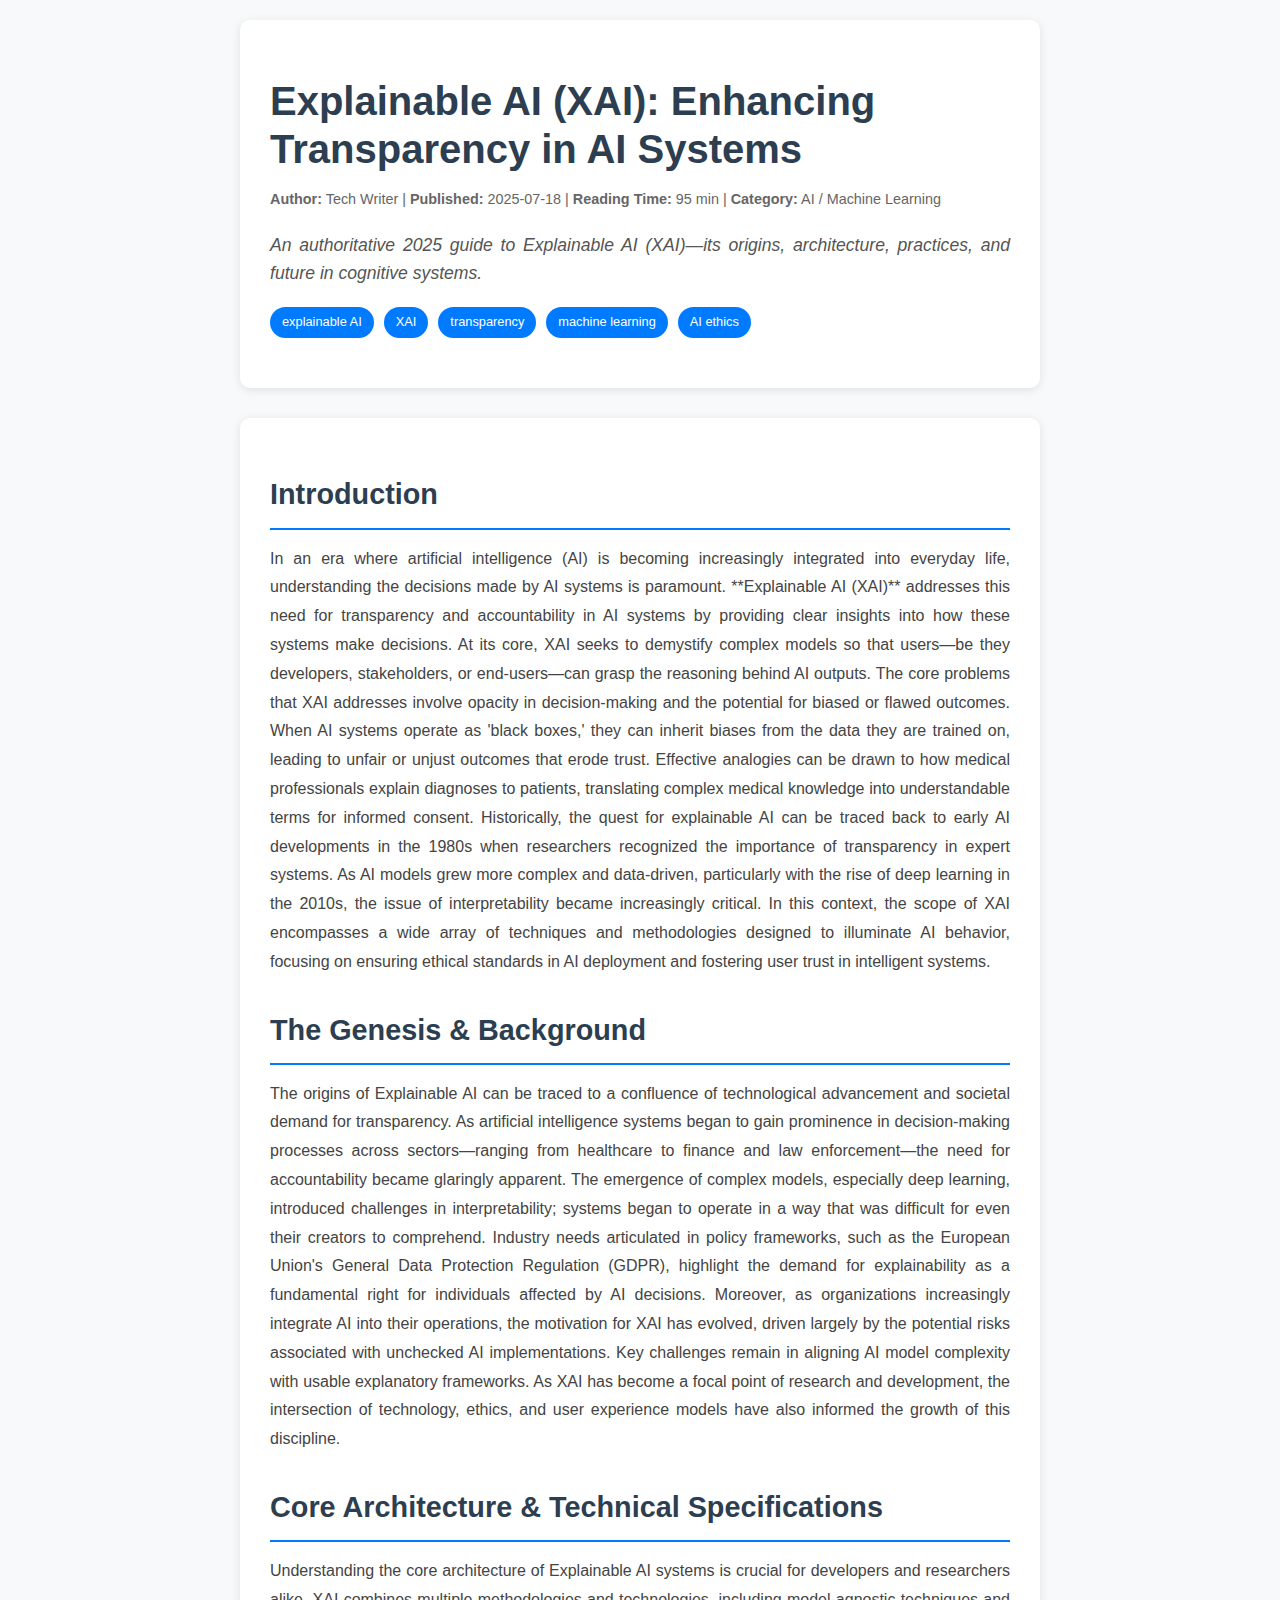
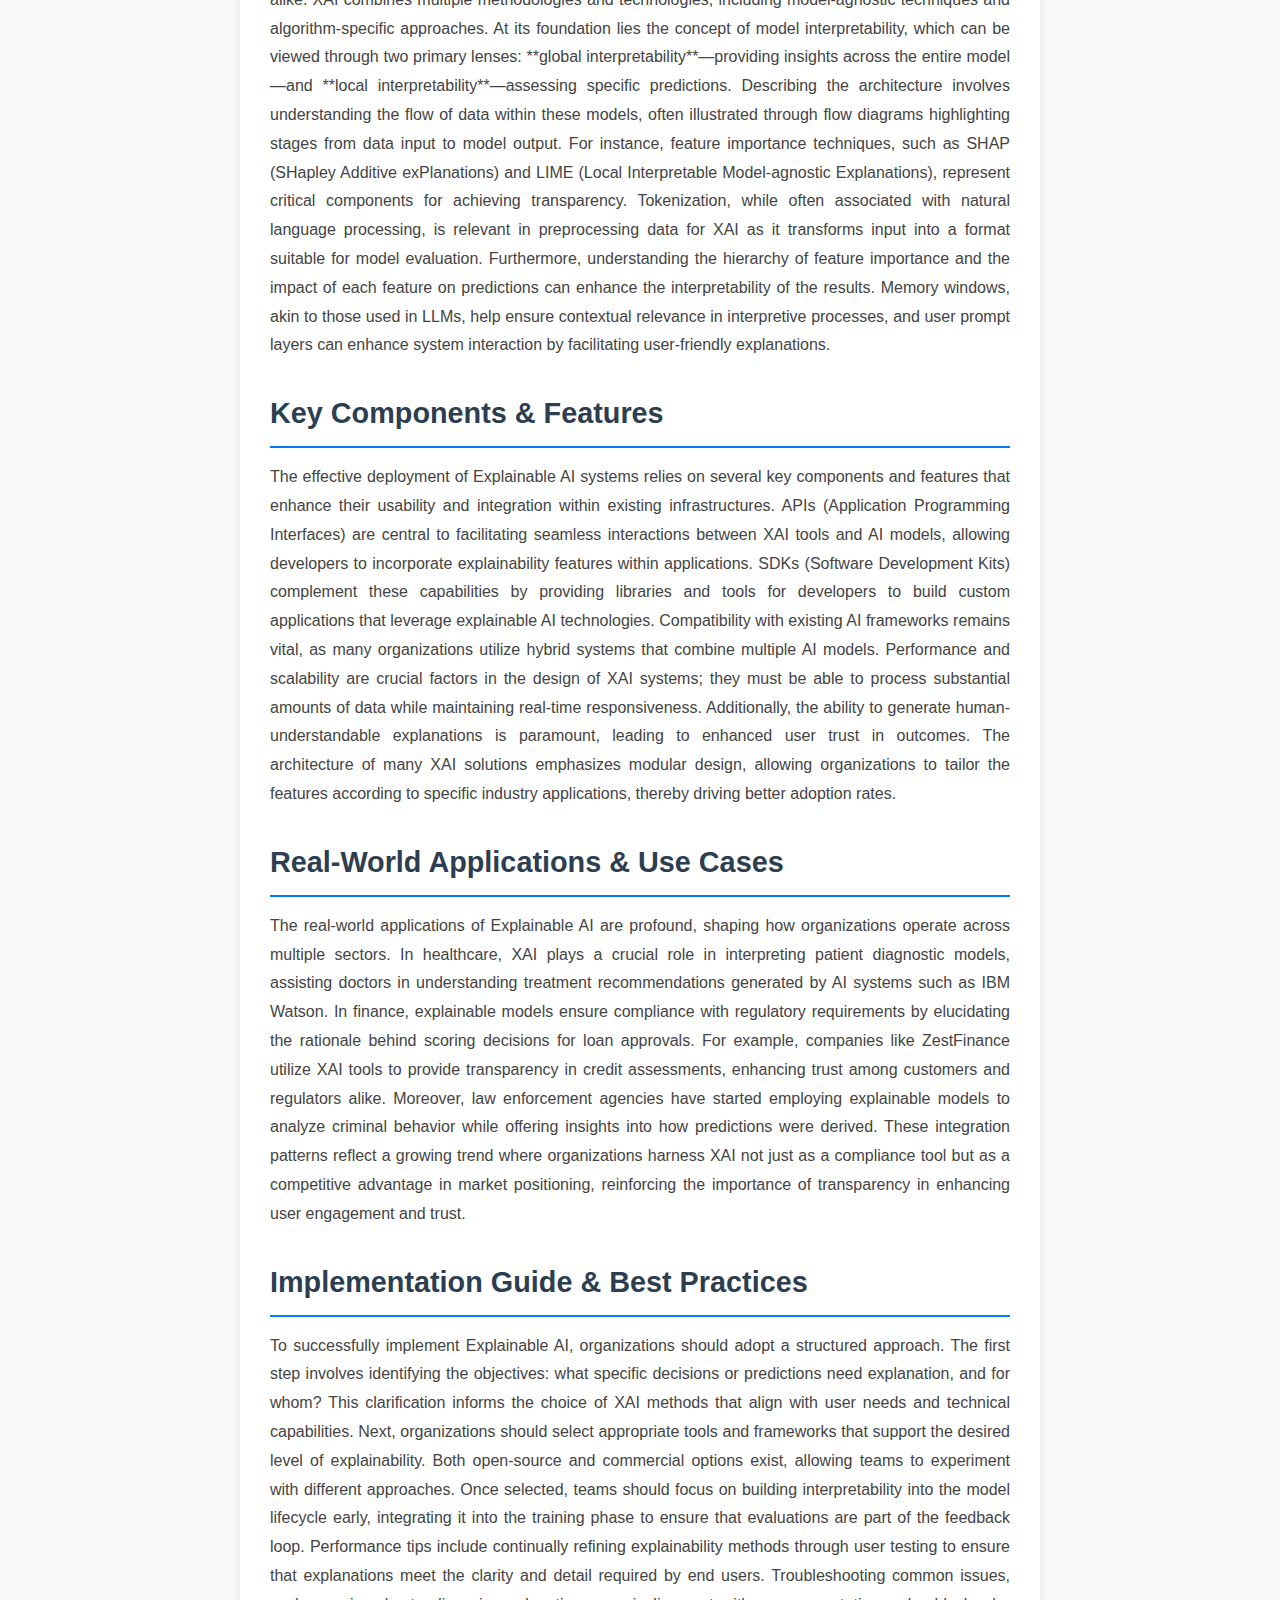
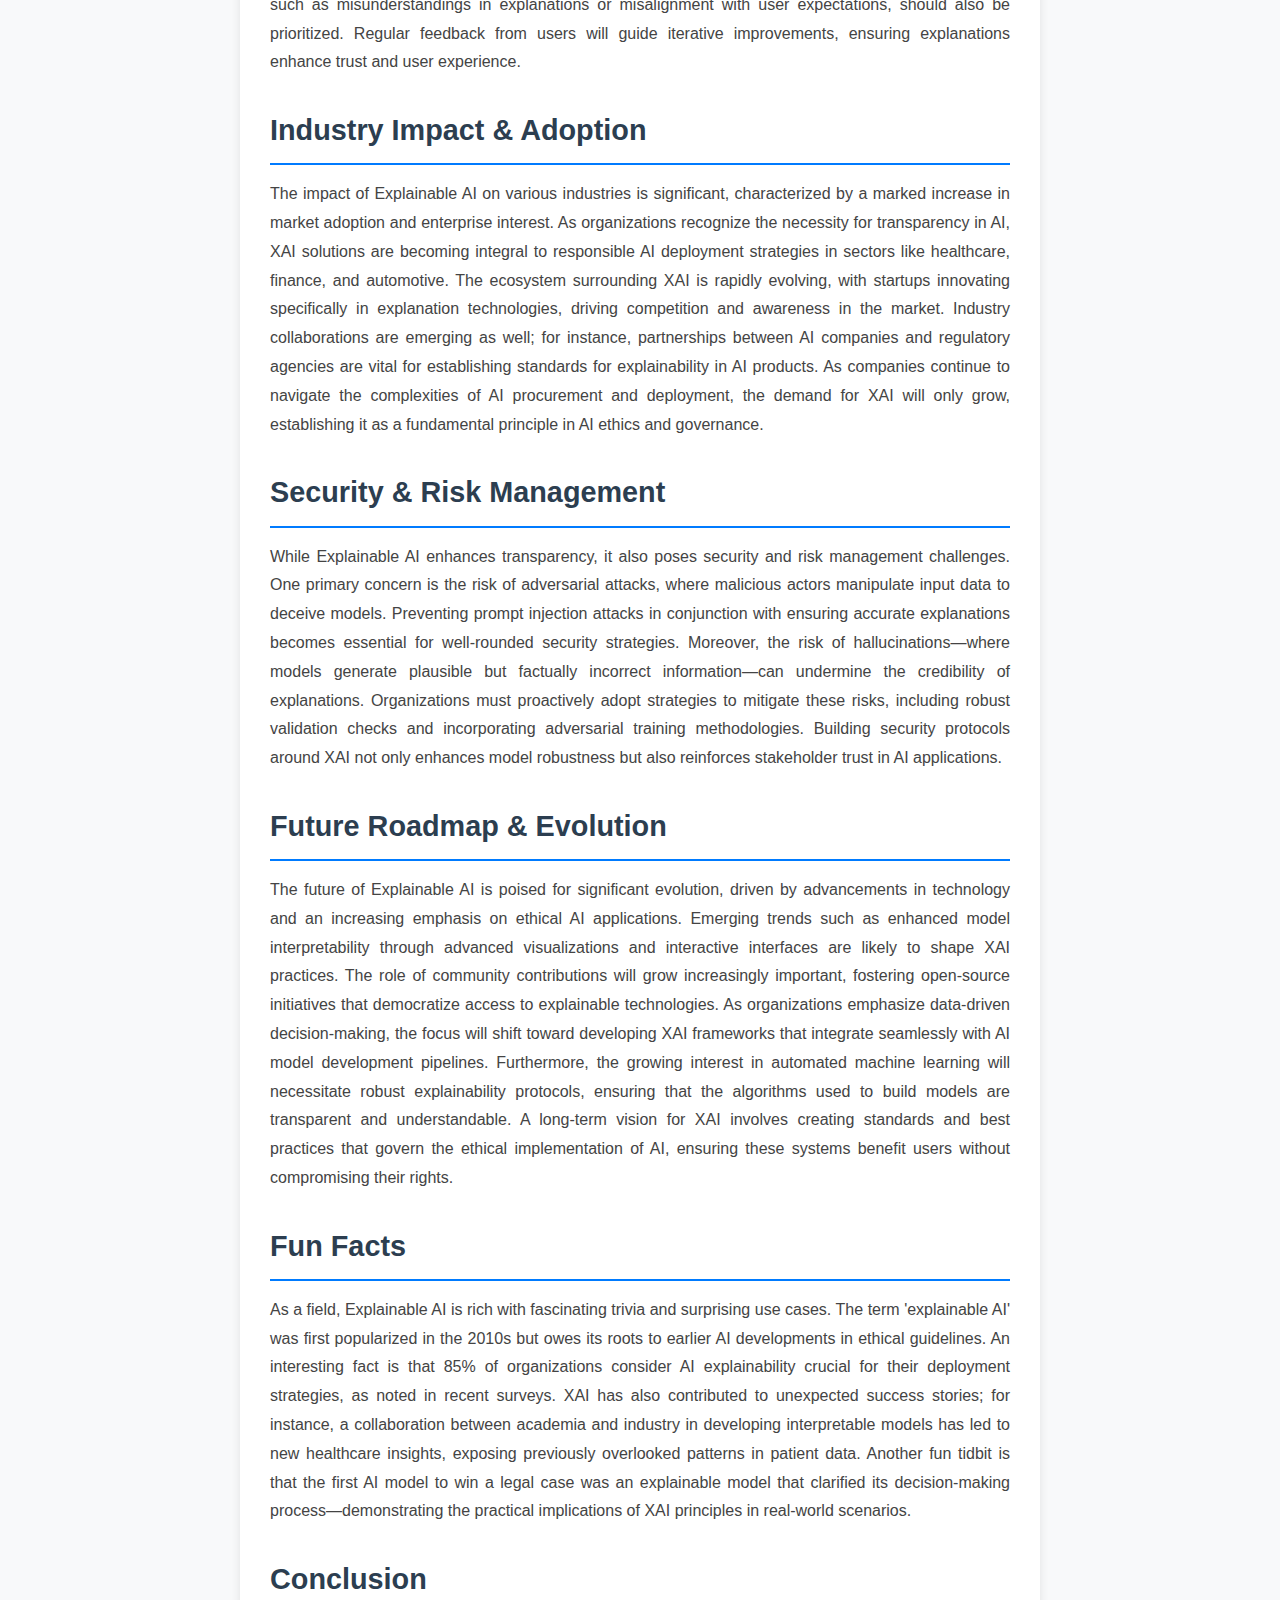
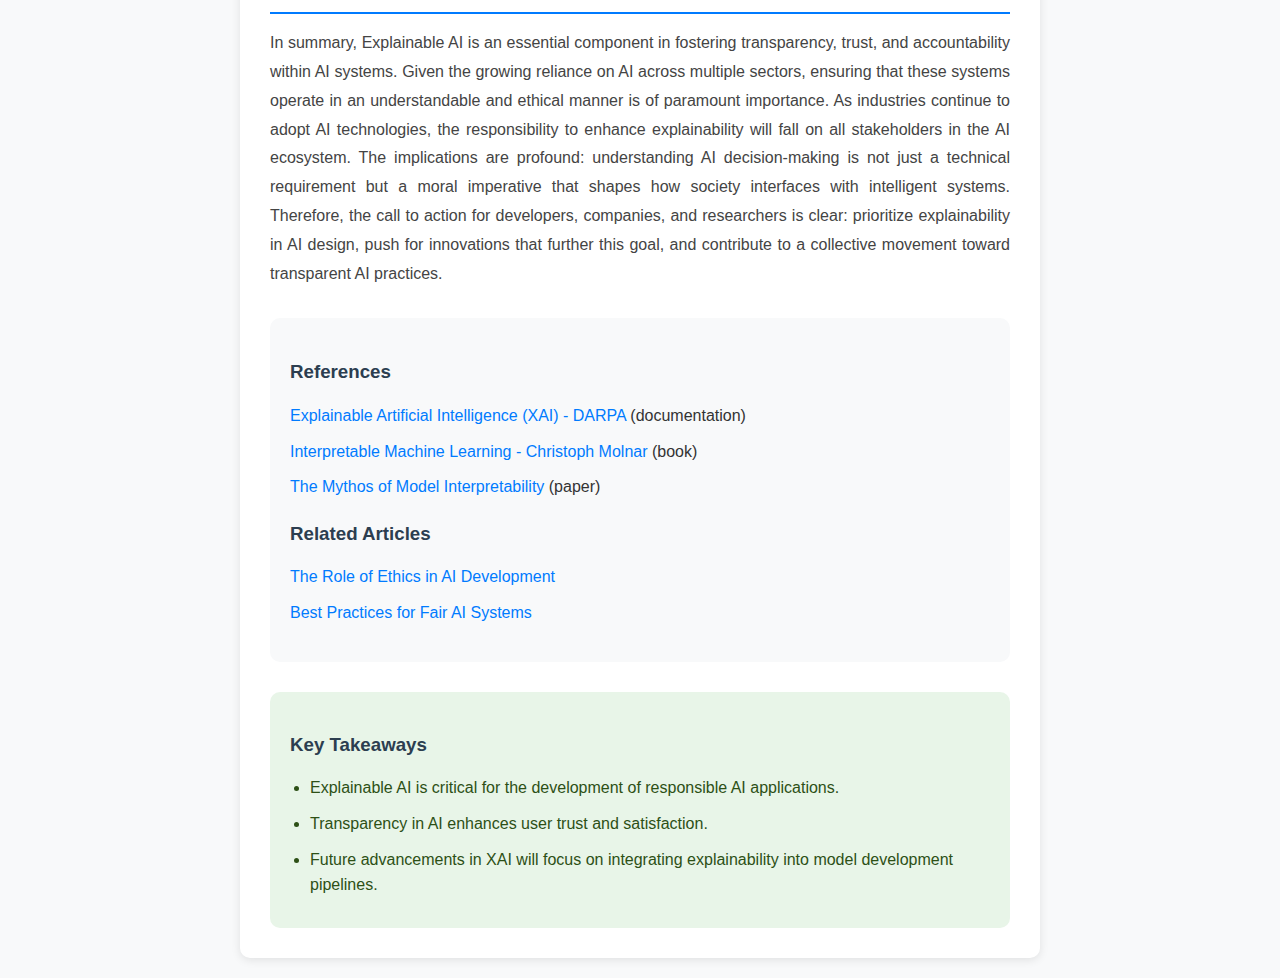
<file: articles/explainable-ai.html>
<!DOCTYPE html>
<html lang="en">
<head>
    <meta charset="UTF-8">
    <meta name="viewport" content="width=device-width, initial-scale=1.0">
    <title>Explainable AI (XAI): Enhancing Transparency in AI Systems</title>
    <meta name="description" content="An authoritative 2025 guide to Explainable AI (XAI)—its origins, architecture, practices, and future in cognitive systems.">
    <meta name="author" content="Tech Writer">
    <meta name="keywords" content="explainable AI, AI transparency, AI ethics, machine learning explainability">
    <meta property="og:title" content="Explainable AI (XAI): Enhancing Transparency in AI Systems">
    <meta property="og:description" content="An authoritative 2025 guide to Explainable AI (XAI)—its origins, architecture, practices, and future in cognitive systems.">
    <meta property="og:image" content="/images/articles/explainable-ai-cover.jpg">
    <style>
        body {
            font-family: 'Segoe UI', Tahoma, Geneva, Verdana, sans-serif;
            line-height: 1.6;
            color: #333;
            max-width: 800px;
            margin: 0 auto;
            padding: 20px;
            background-color: #f8f9fa;
        }
        .article-header {
            background: white;
            padding: 30px;
            border-radius: 10px;
            box-shadow: 0 2px 10px rgba(0,0,0,0.1);
            margin-bottom: 30px;
        }
        .article-title {
            font-size: 2.5rem;
            font-weight: bold;
            color: #2c3e50;
            margin-bottom: 15px;
            line-height: 1.2;
        }
        .article-meta {
            color: #666;
            font-size: 0.9rem;
            margin-bottom: 20px;
        }
        .article-description {
            font-size: 1.1rem;
            color: #555;
            font-style: italic;
            margin-bottom: 20px;
            text-align: justify;
        }
        .tags {
            display: flex;
            flex-wrap: wrap;
            gap: 10px;
            margin-bottom: 20px;
        }
        .tag {
            background: #007bff;
            color: white;
            padding: 5px 12px;
            border-radius: 20px;
            font-size: 0.8rem;
            text-decoration: none;
        }
        .article-content {
            background: white;
            padding: 30px;
            border-radius: 10px;
            box-shadow: 0 2px 10px rgba(0,0,0,0.1);
        }
        .section {
            margin-bottom: 30px;
        }
        .section-title {
            font-size: 1.8rem;
            font-weight: bold;
            color: #2c3e50;
            margin-bottom: 15px;
            padding-bottom: 10px;
            border-bottom: 2px solid #007bff;
        }
        .section-content {
            font-size: 1rem;
            line-height: 1.8;
            color: #444;
            text-align: justify;
        }
        .introduction {
            margin-bottom: 30px;
        }
        .introduction .section-title {
            font-size: 1.8rem;
            font-weight: bold;
            color: #2c3e50;
            margin-bottom: 15px;
            padding-bottom: 10px;
            border-bottom: 2px solid #007bff;
        }
        .introduction .section-content {
            font-size: 1rem;
            line-height: 1.8;
            color: #444;
            text-align: justify;
        }
        .resources {
            background: #f8f9fa;
            padding: 20px;
            border-radius: 10px;
            margin-top: 30px;
        }
        .resources h3 {
            color: #2c3e50;
            margin-bottom: 15px;
        }
        .resources ul {
            list-style-type: none;
            padding: 0;
        }
        .resources li {
            margin-bottom: 10px;
        }
        .resources a {
            color: #007bff;
            text-decoration: none;
        }
        .resources a:hover {
            text-decoration: underline;
        }
        .takeaways {
            background: #e8f5e8;
            padding: 20px;
            border-radius: 10px;
            margin-top: 30px;
        }
        .takeaways h3 {
            color: #2c3e50;
            margin-bottom: 15px;
        }
        .takeaways ul {
            margin: 0;
            padding-left: 20px;
        }
        .takeaways li {
            margin-bottom: 10px;
            color: #2d5016;
        }
        @media (max-width: 768px) {
            body {
                padding: 10px;
            }
            .article-title {
                font-size: 2rem;
            }
            .section-title {
                font-size: 1.5rem;
            }
        }
    </style>
</head>
<body>
    <div class="article-header">
        <h1 class="article-title">Explainable AI (XAI): Enhancing Transparency in AI Systems</h1>
        <div class="article-meta">
            <strong>Author:</strong> Tech Writer | 
            <strong>Published:</strong> 2025-07-18 | 
            <strong>Reading Time:</strong> 95 min | 
            <strong>Category:</strong> AI / Machine Learning
        </div>
        <p class="article-description">An authoritative 2025 guide to Explainable AI (XAI)—its origins, architecture, practices, and future in cognitive systems.</p>
        <div class="tags">
            <span class="tag">explainable AI</span><span class="tag">XAI</span><span class="tag">transparency</span><span class="tag">machine learning</span><span class="tag">AI ethics</span>
        </div>
    </div>
    
    <div class="article-content">
        <div class="introduction">
            <h2 class="section-title">Introduction</h2>
            <div class="section-content">In an era where artificial intelligence (AI) is becoming increasingly integrated into everyday life, understanding the decisions made by AI systems is paramount. **Explainable AI (XAI)** addresses this need for transparency and accountability in AI systems by providing clear insights into how these systems make decisions. At its core, XAI seeks to demystify complex models so that users—be they developers, stakeholders, or end-users—can grasp the reasoning behind AI outputs. The core problems that XAI addresses involve opacity in decision-making and the potential for biased or flawed outcomes. When AI systems operate as 'black boxes,' they can inherit biases from the data they are trained on, leading to unfair or unjust outcomes that erode trust. Effective analogies can be drawn to how medical professionals explain diagnoses to patients, translating complex medical knowledge into understandable terms for informed consent. Historically, the quest for explainable AI can be traced back to early AI developments in the 1980s when researchers recognized the importance of transparency in expert systems. As AI models grew more complex and data-driven, particularly with the rise of deep learning in the 2010s, the issue of interpretability became increasingly critical. In this context, the scope of XAI encompasses a wide array of techniques and methodologies designed to illuminate AI behavior, focusing on ensuring ethical standards in AI deployment and fostering user trust in intelligent systems.</div>
        </div>
        
        
            <div class="section" id="genesis-background">
                <h2 class="section-title">The Genesis & Background</h2>
                <div class="section-content">The origins of Explainable AI can be traced to a confluence of technological advancement and societal demand for transparency. As artificial intelligence systems began to gain prominence in decision-making processes across sectors—ranging from healthcare to finance and law enforcement—the need for accountability became glaringly apparent. The emergence of complex models, especially deep learning, introduced challenges in interpretability; systems began to operate in a way that was difficult for even their creators to comprehend. Industry needs articulated in policy frameworks, such as the European Union's General Data Protection Regulation (GDPR), highlight the demand for explainability as a fundamental right for individuals affected by AI decisions. Moreover, as organizations increasingly integrate AI into their operations, the motivation for XAI has evolved, driven largely by the potential risks associated with unchecked AI implementations. Key challenges remain in aligning AI model complexity with usable explanatory frameworks. As XAI has become a focal point of research and development, the intersection of technology, ethics, and user experience models have also informed the growth of this discipline.</div>
            </div>
        
            <div class="section" id="core-architecture">
                <h2 class="section-title">Core Architecture & Technical Specifications</h2>
                <div class="section-content">Understanding the core architecture of Explainable AI systems is crucial for developers and researchers alike. XAI combines multiple methodologies and technologies, including model-agnostic techniques and algorithm-specific approaches. At its foundation lies the concept of model interpretability, which can be viewed through two primary lenses: **global interpretability**—providing insights across the entire model—and **local interpretability**—assessing specific predictions. Describing the architecture involves understanding the flow of data within these models, often illustrated through flow diagrams highlighting stages from data input to model output. For instance, feature importance techniques, such as SHAP (SHapley Additive exPlanations) and LIME (Local Interpretable Model-agnostic Explanations), represent critical components for achieving transparency. Tokenization, while often associated with natural language processing, is relevant in preprocessing data for XAI as it transforms input into a format suitable for model evaluation. Furthermore, understanding the hierarchy of feature importance and the impact of each feature on predictions can enhance the interpretability of the results. Memory windows, akin to those used in LLMs, help ensure contextual relevance in interpretive processes, and user prompt layers can enhance system interaction by facilitating user-friendly explanations.</div>
            </div>
        
            <div class="section" id="key-components-features">
                <h2 class="section-title">Key Components & Features</h2>
                <div class="section-content">The effective deployment of Explainable AI systems relies on several key components and features that enhance their usability and integration within existing infrastructures. APIs (Application Programming Interfaces) are central to facilitating seamless interactions between XAI tools and AI models, allowing developers to incorporate explainability features within applications. SDKs (Software Development Kits) complement these capabilities by providing libraries and tools for developers to build custom applications that leverage explainable AI technologies. Compatibility with existing AI frameworks remains vital, as many organizations utilize hybrid systems that combine multiple AI models. Performance and scalability are crucial factors in the design of XAI systems; they must be able to process substantial amounts of data while maintaining real-time responsiveness. Additionally, the ability to generate human-understandable explanations is paramount, leading to enhanced user trust in outcomes. The architecture of many XAI solutions emphasizes modular design, allowing organizations to tailor the features according to specific industry applications, thereby driving better adoption rates.</div>
            </div>
        
            <div class="section" id="real-world-applications">
                <h2 class="section-title">Real‑World Applications & Use Cases</h2>
                <div class="section-content">The real-world applications of Explainable AI are profound, shaping how organizations operate across multiple sectors. In healthcare, XAI plays a crucial role in interpreting patient diagnostic models, assisting doctors in understanding treatment recommendations generated by AI systems such as IBM Watson. In finance, explainable models ensure compliance with regulatory requirements by elucidating the rationale behind scoring decisions for loan approvals. For example, companies like ZestFinance utilize XAI tools to provide transparency in credit assessments, enhancing trust among customers and regulators alike. Moreover, law enforcement agencies have started employing explainable models to analyze criminal behavior while offering insights into how predictions were derived. These integration patterns reflect a growing trend where organizations harness XAI not just as a compliance tool but as a competitive advantage in market positioning, reinforcing the importance of transparency in enhancing user engagement and trust.</div>
            </div>
        
            <div class="section" id="implementation-guide">
                <h2 class="section-title">Implementation Guide & Best Practices</h2>
                <div class="section-content">To successfully implement Explainable AI, organizations should adopt a structured approach. The first step involves identifying the objectives: what specific decisions or predictions need explanation, and for whom? This clarification informs the choice of XAI methods that align with user needs and technical capabilities. Next, organizations should select appropriate tools and frameworks that support the desired level of explainability. Both open-source and commercial options exist, allowing teams to experiment with different approaches. Once selected, teams should focus on building interpretability into the model lifecycle early, integrating it into the training phase to ensure that evaluations are part of the feedback loop. Performance tips include continually refining explainability methods through user testing to ensure that explanations meet the clarity and detail required by end users. Troubleshooting common issues, such as misunderstandings in explanations or misalignment with user expectations, should also be prioritized. Regular feedback from users will guide iterative improvements, ensuring explanations enhance trust and user experience.</div>
            </div>
        
            <div class="section" id="industry-impact">
                <h2 class="section-title">Industry Impact & Adoption</h2>
                <div class="section-content">The impact of Explainable AI on various industries is significant, characterized by a marked increase in market adoption and enterprise interest. As organizations recognize the necessity for transparency in AI, XAI solutions are becoming integral to responsible AI deployment strategies in sectors like healthcare, finance, and automotive. The ecosystem surrounding XAI is rapidly evolving, with startups innovating specifically in explanation technologies, driving competition and awareness in the market. Industry collaborations are emerging as well; for instance, partnerships between AI companies and regulatory agencies are vital for establishing standards for explainability in AI products. As companies continue to navigate the complexities of AI procurement and deployment, the demand for XAI will only grow, establishing it as a fundamental principle in AI ethics and governance.</div>
            </div>
        
            <div class="section" id="security-risk-management">
                <h2 class="section-title">Security & Risk Management</h2>
                <div class="section-content">While Explainable AI enhances transparency, it also poses security and risk management challenges. One primary concern is the risk of adversarial attacks, where malicious actors manipulate input data to deceive models. Preventing prompt injection attacks in conjunction with ensuring accurate explanations becomes essential for well-rounded security strategies. Moreover, the risk of hallucinations—where models generate plausible but factually incorrect information—can undermine the credibility of explanations. Organizations must proactively adopt strategies to mitigate these risks, including robust validation checks and incorporating adversarial training methodologies. Building security protocols around XAI not only enhances model robustness but also reinforces stakeholder trust in AI applications.</div>
            </div>
        
            <div class="section" id="future-roadmap">
                <h2 class="section-title">Future Roadmap & Evolution</h2>
                <div class="section-content">The future of Explainable AI is poised for significant evolution, driven by advancements in technology and an increasing emphasis on ethical AI applications. Emerging trends such as enhanced model interpretability through advanced visualizations and interactive interfaces are likely to shape XAI practices. The role of community contributions will grow increasingly important, fostering open-source initiatives that democratize access to explainable technologies. As organizations emphasize data-driven decision-making, the focus will shift toward developing XAI frameworks that integrate seamlessly with AI model development pipelines. Furthermore, the growing interest in automated machine learning will necessitate robust explainability protocols, ensuring that the algorithms used to build models are transparent and understandable. A long-term vision for XAI involves creating standards and best practices that govern the ethical implementation of AI, ensuring these systems benefit users without compromising their rights.</div>
            </div>
        
            <div class="section" id="fun-facts">
                <h2 class="section-title">Fun Facts</h2>
                <div class="section-content">As a field, Explainable AI is rich with fascinating trivia and surprising use cases. The term 'explainable AI' was first popularized in the 2010s but owes its roots to earlier AI developments in ethical guidelines. An interesting fact is that 85% of organizations consider AI explainability crucial for their deployment strategies, as noted in recent surveys. XAI has also contributed to unexpected success stories; for instance, a collaboration between academia and industry in developing interpretable models has led to new healthcare insights, exposing previously overlooked patterns in patient data. Another fun tidbit is that the first AI model to win a legal case was an explainable model that clarified its decision-making process—demonstrating the practical implications of XAI principles in real-world scenarios.</div>
            </div>
        
            <div class="section" id="conclusion">
                <h2 class="section-title">Conclusion</h2>
                <div class="section-content">In summary, Explainable AI is an essential component in fostering transparency, trust, and accountability within AI systems. Given the growing reliance on AI across multiple sectors, ensuring that these systems operate in an understandable and ethical manner is of paramount importance. As industries continue to adopt AI technologies, the responsibility to enhance explainability will fall on all stakeholders in the AI ecosystem. The implications are profound: understanding AI decision-making is not just a technical requirement but a moral imperative that shapes how society interfaces with intelligent systems. Therefore, the call to action for developers, companies, and researchers is clear: prioritize explainability in AI design, push for innovations that further this goal, and contribute to a collective movement toward transparent AI practices.</div>
            </div>
        
        
        <div class="resources">
            <h3>References</h3>
            <ul>
                
                    <li><a href="https://www.darpa.mil/program/explainable-artificial-intelligence" target="_blank">Explainable Artificial Intelligence (XAI) - DARPA</a> (documentation)</li>
                
                    <li><a href="https://christophm.github.io/interpretable-ml-book/" target="_blank">Interpretable Machine Learning - Christoph Molnar</a> (book)</li>
                
                    <li><a href="https://dl.acm.org/doi/10.1145/3287560.3287598" target="_blank">The Mythos of Model Interpretability</a> (paper)</li>
                
            </ul>
            
            <h3>Related Articles</h3>
            <ul>
                
                    <li><a href="ethics-in-ai.html">The Role of Ethics in AI Development</a></li>
                
                    <li><a href="fair-ai-practices.html">Best Practices for Fair AI Systems</a></li>
                
            </ul>
        </div>
        
        <div class="takeaways">
            <h3>Key Takeaways</h3>
            <ul>
                
                    <li>Explainable AI is critical for the development of responsible AI applications.</li>
                
                    <li>Transparency in AI enhances user trust and satisfaction.</li>
                
                    <li>Future advancements in XAI will focus on integrating explainability into model development pipelines.</li>
                
            </ul>
        </div>
    </div>
</body>
</html>
</file>
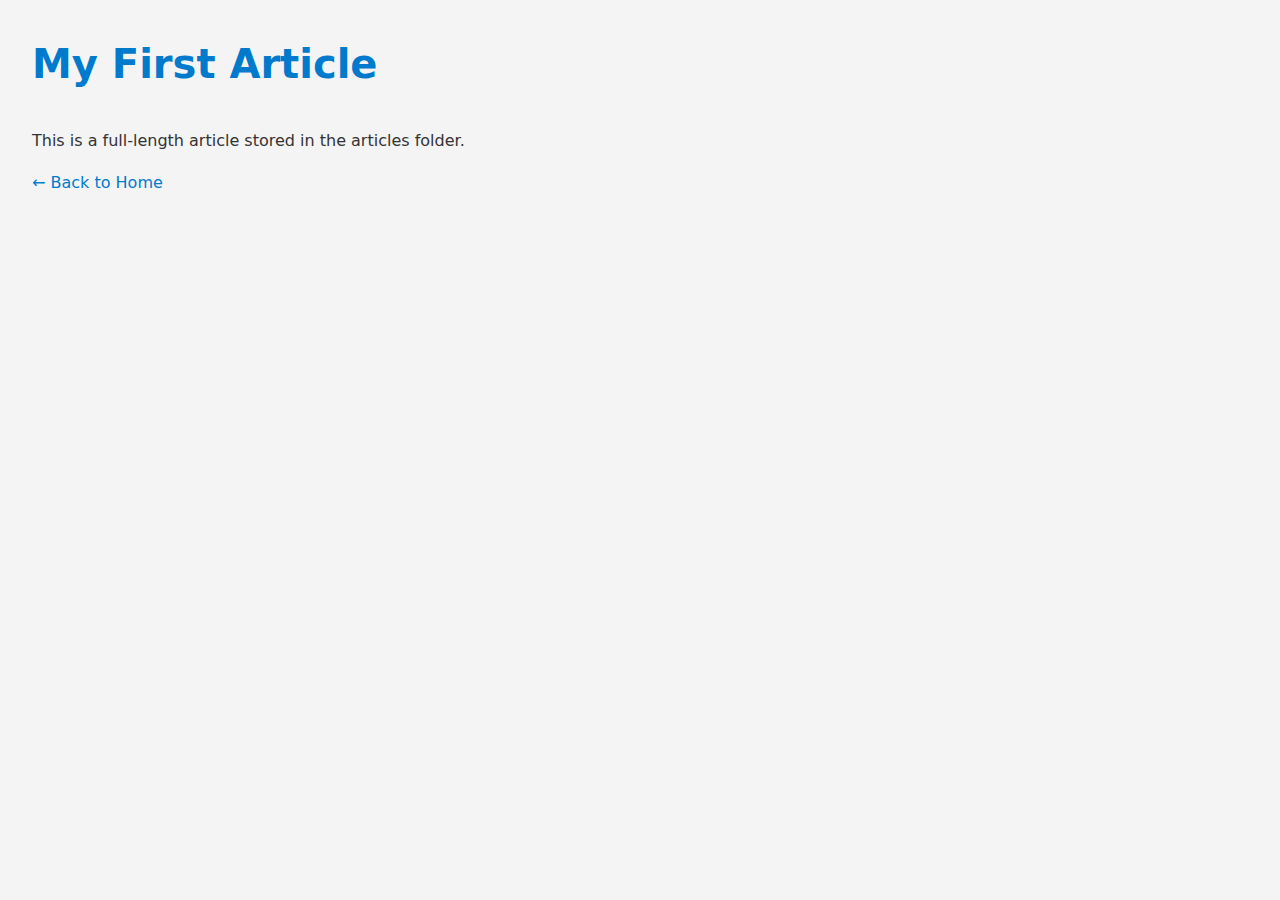
<file: articles/my-first-article.html>
<!DOCTYPE html>
<html lang="en">
<head>
  <meta charset="UTF-8">
  <meta name="viewport" content="width=device-width, initial-scale=1.0">
  <title>My First Article</title>
  <link rel="stylesheet" href="../css/style.css">
</head>
<body>
  <header>
    <h1>My First Article</h1>
  </header>
  <main>
    <p>This is a full-length article stored in the articles folder.</p>
    <p><a href="../index.html">← Back to Home</a></p>
  </main>
</body>
</html>
</file>
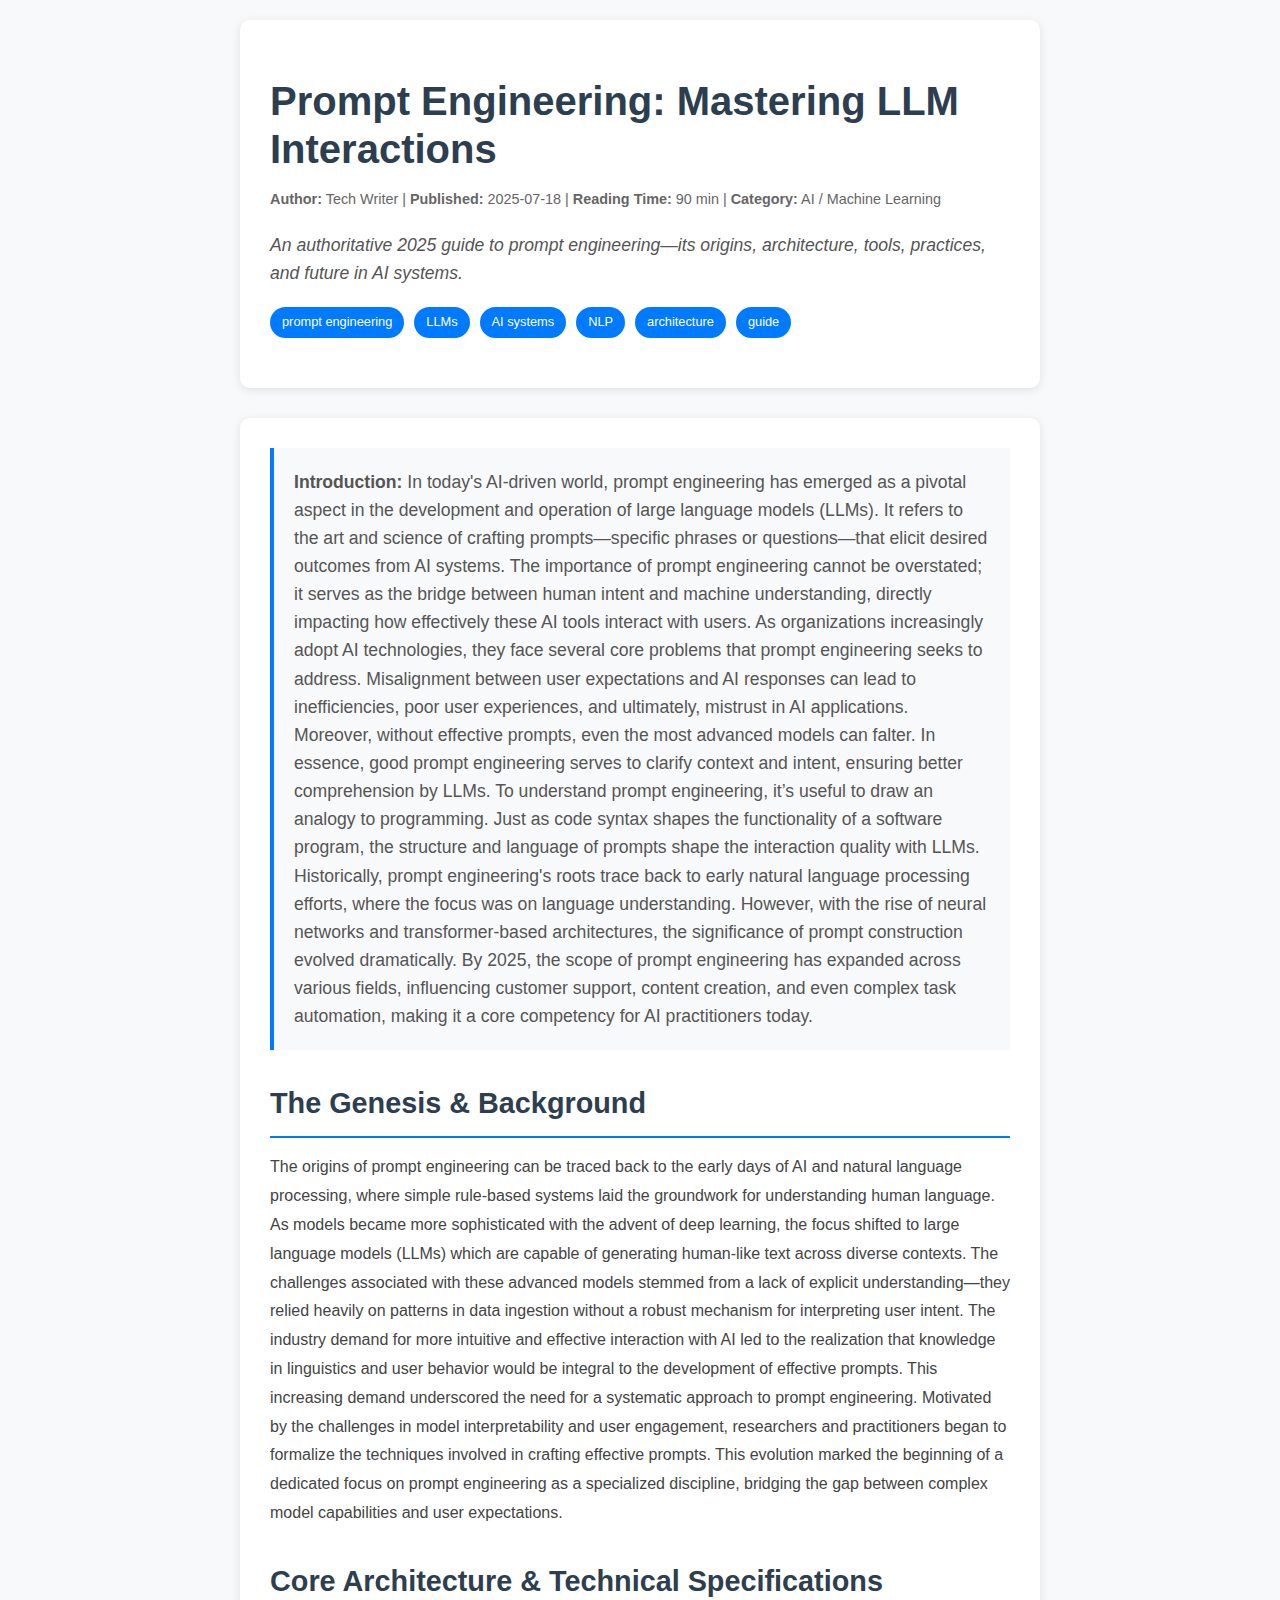
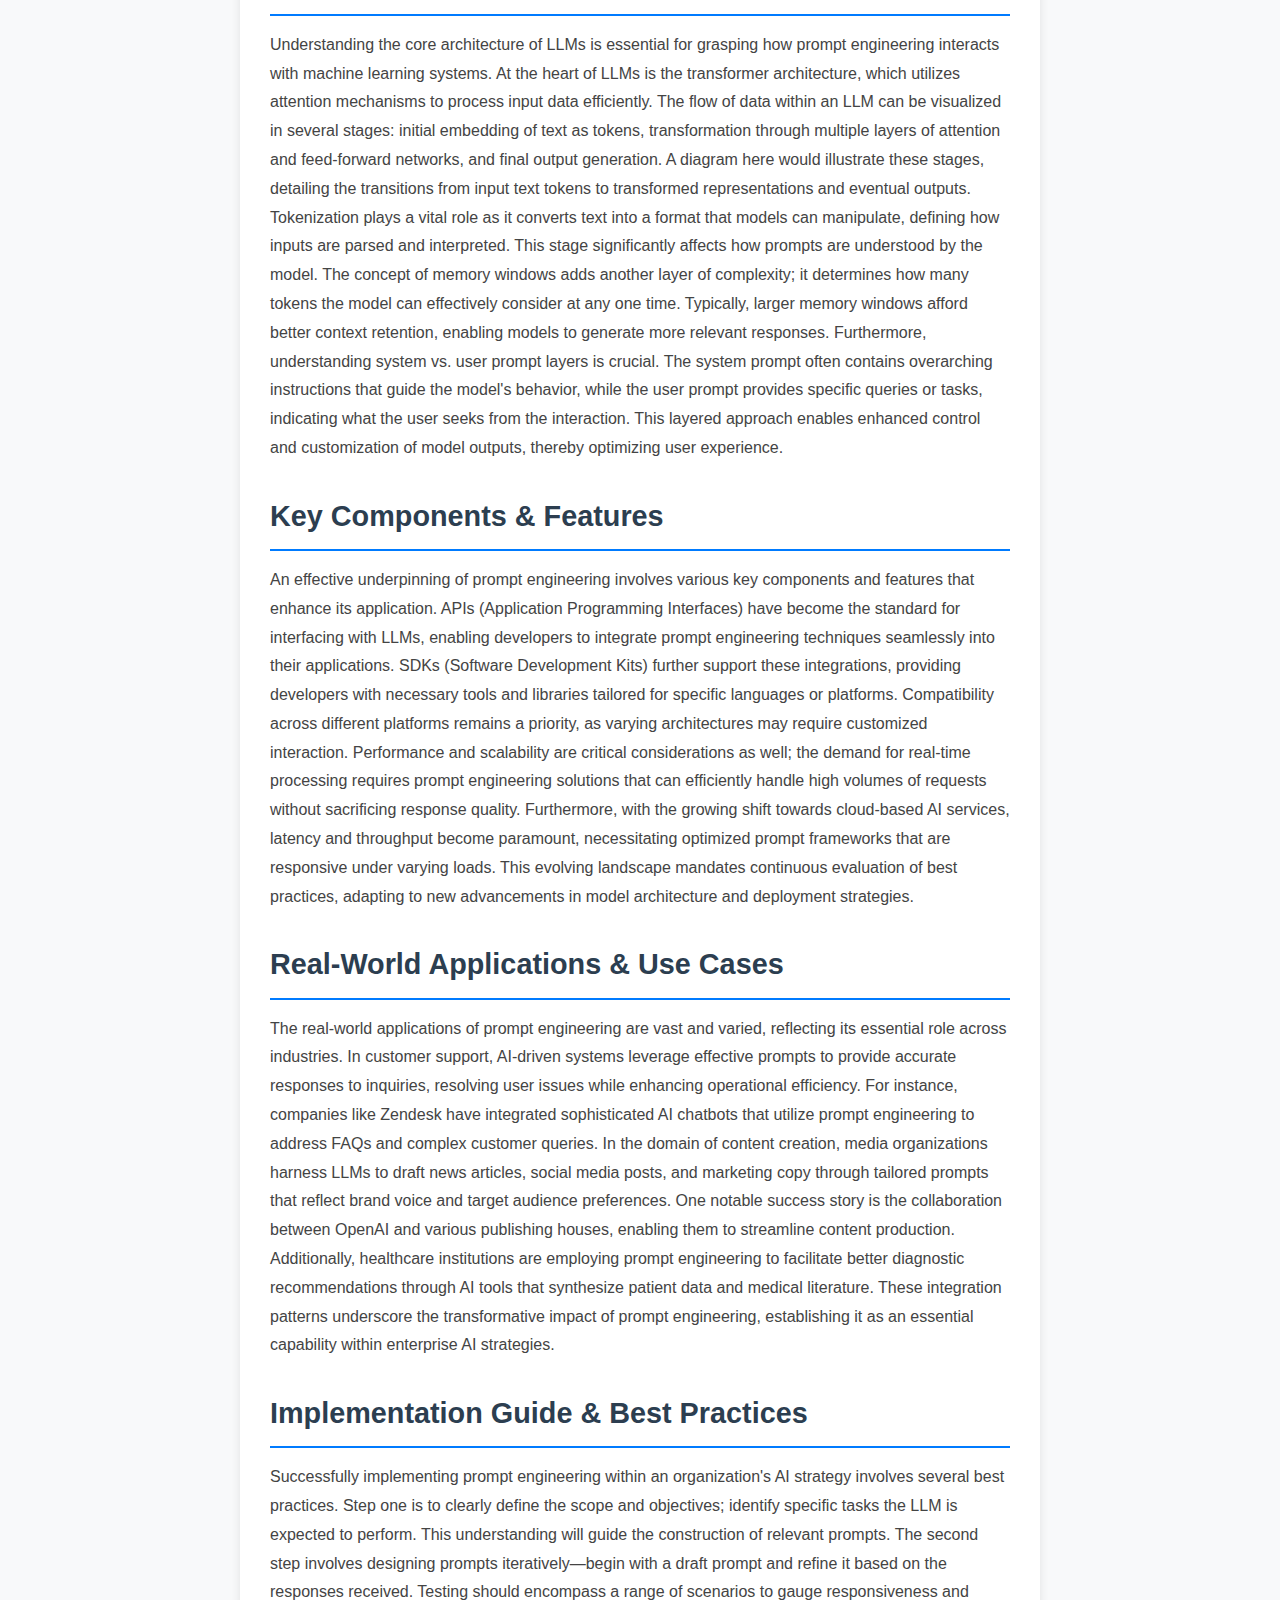
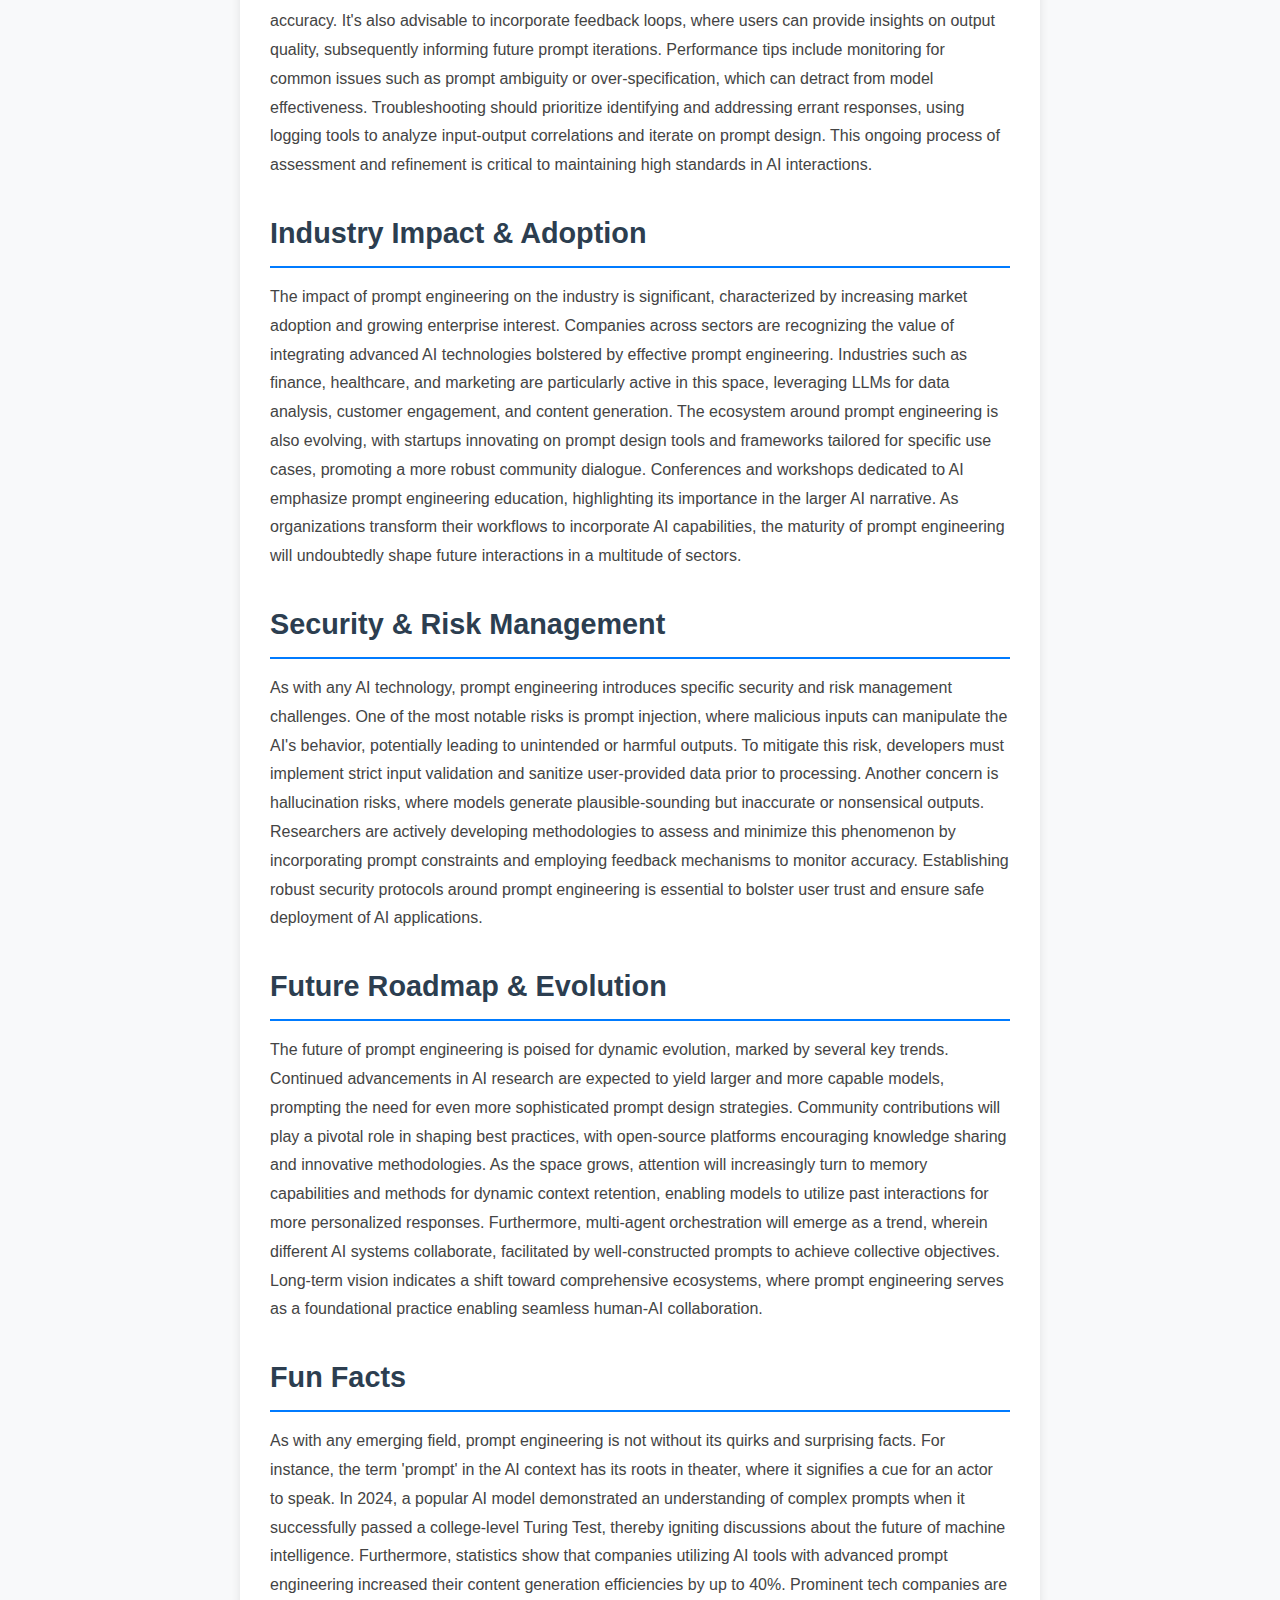
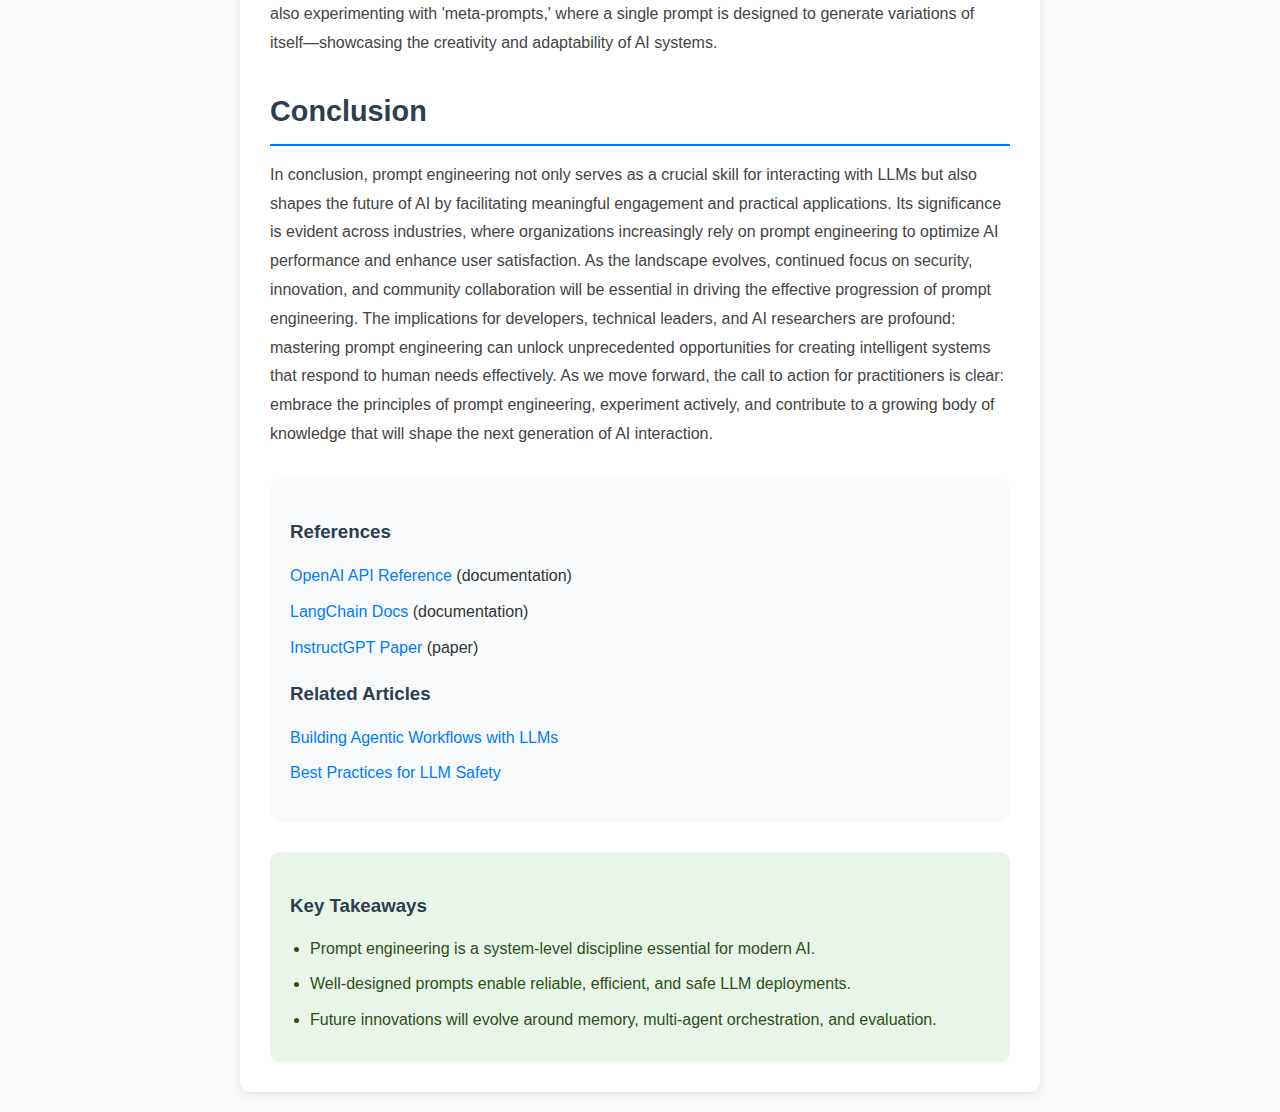
<file: articles/prompt-engineering-llm-interactions.html>
<!DOCTYPE html>
<html lang="en">
<head>
    <meta charset="UTF-8">
    <meta name="viewport" content="width=device-width, initial-scale=1.0">
    <title>Prompt Engineering: Mastering LLM Interactions</title>
    <meta name="description" content="An authoritative 2025 guide to prompt engineering—its origins, architecture, tools, practices, and future in AI systems.">
    <meta name="author" content="Tech Writer">
    <meta name="keywords" content="prompt engineering, language models, LLM architecture, AI best practices">
    <meta property="og:title" content="Prompt Engineering: Mastering LLM Interactions">
    <meta property="og:description" content="An authoritative 2025 guide to prompt engineering—its origins, architecture, tools, practices, and future in AI systems.">
    <meta property="og:image" content="/images/articles/prompt-engineering-cover.jpg">
    <style>
        body {
            font-family: 'Segoe UI', Tahoma, Geneva, Verdana, sans-serif;
            line-height: 1.6;
            color: #333;
            max-width: 800px;
            margin: 0 auto;
            padding: 20px;
            background-color: #f8f9fa;
        }
        .article-header {
            background: white;
            padding: 30px;
            border-radius: 10px;
            box-shadow: 0 2px 10px rgba(0,0,0,0.1);
            margin-bottom: 30px;
        }
        .article-title {
            font-size: 2.5rem;
            font-weight: bold;
            color: #2c3e50;
            margin-bottom: 15px;
            line-height: 1.2;
        }
        .article-meta {
            color: #666;
            font-size: 0.9rem;
            margin-bottom: 20px;
        }
        .article-description {
            font-size: 1.1rem;
            color: #555;
            font-style: italic;
            margin-bottom: 20px;
        }
        .tags {
            display: flex;
            flex-wrap: wrap;
            gap: 10px;
            margin-bottom: 20px;
        }
        .tag {
            background: #007bff;
            color: white;
            padding: 5px 12px;
            border-radius: 20px;
            font-size: 0.8rem;
            text-decoration: none;
        }
        .article-content {
            background: white;
            padding: 30px;
            border-radius: 10px;
            box-shadow: 0 2px 10px rgba(0,0,0,0.1);
        }
        .section {
            margin-bottom: 30px;
        }
        .section-title {
            font-size: 1.8rem;
            font-weight: bold;
            color: #2c3e50;
            margin-bottom: 15px;
            padding-bottom: 10px;
            border-bottom: 2px solid #007bff;
        }
        .section-content {
            font-size: 1rem;
            line-height: 1.8;
            color: #444;
        }
        .introduction {
            font-size: 1.1rem;
            color: #555;
            background: #f8f9fa;
            padding: 20px;
            border-left: 4px solid #007bff;
            margin-bottom: 30px;
        }
        .resources {
            background: #f8f9fa;
            padding: 20px;
            border-radius: 10px;
            margin-top: 30px;
        }
        .resources h3 {
            color: #2c3e50;
            margin-bottom: 15px;
        }
        .resources ul {
            list-style-type: none;
            padding: 0;
        }
        .resources li {
            margin-bottom: 10px;
        }
        .resources a {
            color: #007bff;
            text-decoration: none;
        }
        .resources a:hover {
            text-decoration: underline;
        }
        .takeaways {
            background: #e8f5e8;
            padding: 20px;
            border-radius: 10px;
            margin-top: 30px;
        }
        .takeaways h3 {
            color: #2c3e50;
            margin-bottom: 15px;
        }
        .takeaways ul {
            margin: 0;
            padding-left: 20px;
        }
        .takeaways li {
            margin-bottom: 10px;
            color: #2d5016;
        }
        @media (max-width: 768px) {
            body {
                padding: 10px;
            }
            .article-title {
                font-size: 2rem;
            }
            .section-title {
                font-size: 1.5rem;
            }
        }
    </style>
</head>
<body>
    <div class="article-header">
        <h1 class="article-title">Prompt Engineering: Mastering LLM Interactions</h1>
        <div class="article-meta">
            <strong>Author:</strong> Tech Writer | 
            <strong>Published:</strong> 2025-07-18 | 
            <strong>Reading Time:</strong> 90 min | 
            <strong>Category:</strong> AI / Machine Learning
        </div>
        <p class="article-description">An authoritative 2025 guide to prompt engineering—its origins, architecture, tools, practices, and future in AI systems.</p>
        <div class="tags">
            <span class="tag">prompt engineering</span><span class="tag">LLMs</span><span class="tag">AI systems</span><span class="tag">NLP</span><span class="tag">architecture</span><span class="tag">guide</span>
        </div>
    </div>
    
    <div class="article-content">
        <div class="introduction">
            <strong>Introduction:</strong> In today's AI-driven world, prompt engineering has emerged as a pivotal aspect in the development and operation of large language models (LLMs). It refers to the art and science of crafting prompts—specific phrases or questions—that elicit desired outcomes from AI systems. The importance of prompt engineering cannot be overstated; it serves as the bridge between human intent and machine understanding, directly impacting how effectively these AI tools interact with users. As organizations increasingly adopt AI technologies, they face several core problems that prompt engineering seeks to address. Misalignment between user expectations and AI responses can lead to inefficiencies, poor user experiences, and ultimately, mistrust in AI applications. Moreover, without effective prompts, even the most advanced models can falter. In essence, good prompt engineering serves to clarify context and intent, ensuring better comprehension by LLMs. To understand prompt engineering, it’s useful to draw an analogy to programming. Just as code syntax shapes the functionality of a software program, the structure and language of prompts shape the interaction quality with LLMs. Historically, prompt engineering's roots trace back to early natural language processing efforts, where the focus was on language understanding. However, with the rise of neural networks and transformer-based architectures, the significance of prompt construction evolved dramatically. By 2025, the scope of prompt engineering has expanded across various fields, influencing customer support, content creation, and even complex task automation, making it a core competency for AI practitioners today.
        </div>
        
        
            <div class="section" id="genesis-background">
                <h2 class="section-title">The Genesis & Background</h2>
                <div class="section-content">The origins of prompt engineering can be traced back to the early days of AI and natural language processing, where simple rule-based systems laid the groundwork for understanding human language. As models became more sophisticated with the advent of deep learning, the focus shifted to large language models (LLMs) which are capable of generating human-like text across diverse contexts. The challenges associated with these advanced models stemmed from a lack of explicit understanding—they relied heavily on patterns in data ingestion without a robust mechanism for interpreting user intent. The industry demand for more intuitive and effective interaction with AI led to the realization that knowledge in linguistics and user behavior would be integral to the development of effective prompts. This increasing demand underscored the need for a systematic approach to prompt engineering. Motivated by the challenges in model interpretability and user engagement, researchers and practitioners began to formalize the techniques involved in crafting effective prompts. This evolution marked the beginning of a dedicated focus on prompt engineering as a specialized discipline, bridging the gap between complex model capabilities and user expectations.</div>
            </div>
        
            <div class="section" id="core-architecture">
                <h2 class="section-title">Core Architecture & Technical Specifications</h2>
                <div class="section-content">Understanding the core architecture of LLMs is essential for grasping how prompt engineering interacts with machine learning systems. At the heart of LLMs is the transformer architecture, which utilizes attention mechanisms to process input data efficiently. The flow of data within an LLM can be visualized in several stages: initial embedding of text as tokens, transformation through multiple layers of attention and feed-forward networks, and final output generation. A diagram here would illustrate these stages, detailing the transitions from input text tokens to transformed representations and eventual outputs. Tokenization plays a vital role as it converts text into a format that models can manipulate, defining how inputs are parsed and interpreted. This stage significantly affects how prompts are understood by the model. The concept of memory windows adds another layer of complexity; it determines how many tokens the model can effectively consider at any one time. Typically, larger memory windows afford better context retention, enabling models to generate more relevant responses. Furthermore, understanding system vs. user prompt layers is crucial. The system prompt often contains overarching instructions that guide the model's behavior, while the user prompt provides specific queries or tasks, indicating what the user seeks from the interaction. This layered approach enables enhanced control and customization of model outputs, thereby optimizing user experience.</div>
            </div>
        
            <div class="section" id="key-components-features">
                <h2 class="section-title">Key Components & Features</h2>
                <div class="section-content">An effective underpinning of prompt engineering involves various key components and features that enhance its application. APIs (Application Programming Interfaces) have become the standard for interfacing with LLMs, enabling developers to integrate prompt engineering techniques seamlessly into their applications. SDKs (Software Development Kits) further support these integrations, providing developers with necessary tools and libraries tailored for specific languages or platforms. Compatibility across different platforms remains a priority, as varying architectures may require customized interaction. Performance and scalability are critical considerations as well; the demand for real-time processing requires prompt engineering solutions that can efficiently handle high volumes of requests without sacrificing response quality. Furthermore, with the growing shift towards cloud-based AI services, latency and throughput become paramount, necessitating optimized prompt frameworks that are responsive under varying loads. This evolving landscape mandates continuous evaluation of best practices, adapting to new advancements in model architecture and deployment strategies.</div>
            </div>
        
            <div class="section" id="real-world-applications">
                <h2 class="section-title">Real‑World Applications & Use Cases</h2>
                <div class="section-content">The real-world applications of prompt engineering are vast and varied, reflecting its essential role across industries. In customer support, AI-driven systems leverage effective prompts to provide accurate responses to inquiries, resolving user issues while enhancing operational efficiency. For instance, companies like Zendesk have integrated sophisticated AI chatbots that utilize prompt engineering to address FAQs and complex customer queries. In the domain of content creation, media organizations harness LLMs to draft news articles, social media posts, and marketing copy through tailored prompts that reflect brand voice and target audience preferences. One notable success story is the collaboration between OpenAI and various publishing houses, enabling them to streamline content production. Additionally, healthcare institutions are employing prompt engineering to facilitate better diagnostic recommendations through AI tools that synthesize patient data and medical literature. These integration patterns underscore the transformative impact of prompt engineering, establishing it as an essential capability within enterprise AI strategies.</div>
            </div>
        
            <div class="section" id="implementation-guide">
                <h2 class="section-title">Implementation Guide & Best Practices</h2>
                <div class="section-content">Successfully implementing prompt engineering within an organization's AI strategy involves several best practices. Step one is to clearly define the scope and objectives; identify specific tasks the LLM is expected to perform. This understanding will guide the construction of relevant prompts. The second step involves designing prompts iteratively—begin with a draft prompt and refine it based on the responses received. Testing should encompass a range of scenarios to gauge responsiveness and accuracy. It's also advisable to incorporate feedback loops, where users can provide insights on output quality, subsequently informing future prompt iterations. Performance tips include monitoring for common issues such as prompt ambiguity or over-specification, which can detract from model effectiveness. Troubleshooting should prioritize identifying and addressing errant responses, using logging tools to analyze input-output correlations and iterate on prompt design. This ongoing process of assessment and refinement is critical to maintaining high standards in AI interactions.</div>
            </div>
        
            <div class="section" id="industry-impact">
                <h2 class="section-title">Industry Impact & Adoption</h2>
                <div class="section-content">The impact of prompt engineering on the industry is significant, characterized by increasing market adoption and growing enterprise interest. Companies across sectors are recognizing the value of integrating advanced AI technologies bolstered by effective prompt engineering. Industries such as finance, healthcare, and marketing are particularly active in this space, leveraging LLMs for data analysis, customer engagement, and content generation. The ecosystem around prompt engineering is also evolving, with startups innovating on prompt design tools and frameworks tailored for specific use cases, promoting a more robust community dialogue. Conferences and workshops dedicated to AI emphasize prompt engineering education, highlighting its importance in the larger AI narrative. As organizations transform their workflows to incorporate AI capabilities, the maturity of prompt engineering will undoubtedly shape future interactions in a multitude of sectors.</div>
            </div>
        
            <div class="section" id="security-risk-management">
                <h2 class="section-title">Security & Risk Management</h2>
                <div class="section-content">As with any AI technology, prompt engineering introduces specific security and risk management challenges. One of the most notable risks is prompt injection, where malicious inputs can manipulate the AI's behavior, potentially leading to unintended or harmful outputs. To mitigate this risk, developers must implement strict input validation and sanitize user-provided data prior to processing. Another concern is hallucination risks, where models generate plausible-sounding but inaccurate or nonsensical outputs. Researchers are actively developing methodologies to assess and minimize this phenomenon by incorporating prompt constraints and employing feedback mechanisms to monitor accuracy. Establishing robust security protocols around prompt engineering is essential to bolster user trust and ensure safe deployment of AI applications.</div>
            </div>
        
            <div class="section" id="future-roadmap">
                <h2 class="section-title">Future Roadmap & Evolution</h2>
                <div class="section-content">The future of prompt engineering is poised for dynamic evolution, marked by several key trends. Continued advancements in AI research are expected to yield larger and more capable models, prompting the need for even more sophisticated prompt design strategies. Community contributions will play a pivotal role in shaping best practices, with open-source platforms encouraging knowledge sharing and innovative methodologies. As the space grows, attention will increasingly turn to memory capabilities and methods for dynamic context retention, enabling models to utilize past interactions for more personalized responses. Furthermore, multi-agent orchestration will emerge as a trend, wherein different AI systems collaborate, facilitated by well-constructed prompts to achieve collective objectives. Long-term vision indicates a shift toward comprehensive ecosystems, where prompt engineering serves as a foundational practice enabling seamless human-AI collaboration.</div>
            </div>
        
            <div class="section" id="fun-facts">
                <h2 class="section-title">Fun Facts</h2>
                <div class="section-content">As with any emerging field, prompt engineering is not without its quirks and surprising facts. For instance, the term 'prompt' in the AI context has its roots in theater, where it signifies a cue for an actor to speak. In 2024, a popular AI model demonstrated an understanding of complex prompts when it successfully passed a college-level Turing Test, thereby igniting discussions about the future of machine intelligence. Furthermore, statistics show that companies utilizing AI tools with advanced prompt engineering increased their content generation efficiencies by up to 40%. Prominent tech companies are also experimenting with 'meta-prompts,' where a single prompt is designed to generate variations of itself—showcasing the creativity and adaptability of AI systems.</div>
            </div>
        
            <div class="section" id="conclusion">
                <h2 class="section-title">Conclusion</h2>
                <div class="section-content">In conclusion, prompt engineering not only serves as a crucial skill for interacting with LLMs but also shapes the future of AI by facilitating meaningful engagement and practical applications. Its significance is evident across industries, where organizations increasingly rely on prompt engineering to optimize AI performance and enhance user satisfaction. As the landscape evolves, continued focus on security, innovation, and community collaboration will be essential in driving the effective progression of prompt engineering. The implications for developers, technical leaders, and AI researchers are profound: mastering prompt engineering can unlock unprecedented opportunities for creating intelligent systems that respond to human needs effectively. As we move forward, the call to action for practitioners is clear: embrace the principles of prompt engineering, experiment actively, and contribute to a growing body of knowledge that will shape the next generation of AI interaction.</div>
            </div>
        
        
        <div class="resources">
            <h3>References</h3>
            <ul>
                
                    <li><a href="https://platform.openai.com/docs" target="_blank">OpenAI API Reference</a> (documentation)</li>
                
                    <li><a href="https://langchain.com/docs/" target="_blank">LangChain Docs</a> (documentation)</li>
                
                    <li><a href="https://arxiv.org/abs/2203.02155" target="_blank">InstructGPT Paper</a> (paper)</li>
                
            </ul>
            
            <h3>Related Articles</h3>
            <ul>
                
                    <li><a href="agentic-workflows-llms.html">Building Agentic Workflows with LLMs</a></li>
                
                    <li><a href="llm-safety-best-practices.html">Best Practices for LLM Safety</a></li>
                
            </ul>
        </div>
        
        <div class="takeaways">
            <h3>Key Takeaways</h3>
            <ul>
                
                    <li>Prompt engineering is a system-level discipline essential for modern AI.</li>
                
                    <li>Well‑designed prompts enable reliable, efficient, and safe LLM deployments.</li>
                
                    <li>Future innovations will evolve around memory, multi-agent orchestration, and evaluation.</li>
                
            </ul>
        </div>
    </div>
</body>
</html>
</file>
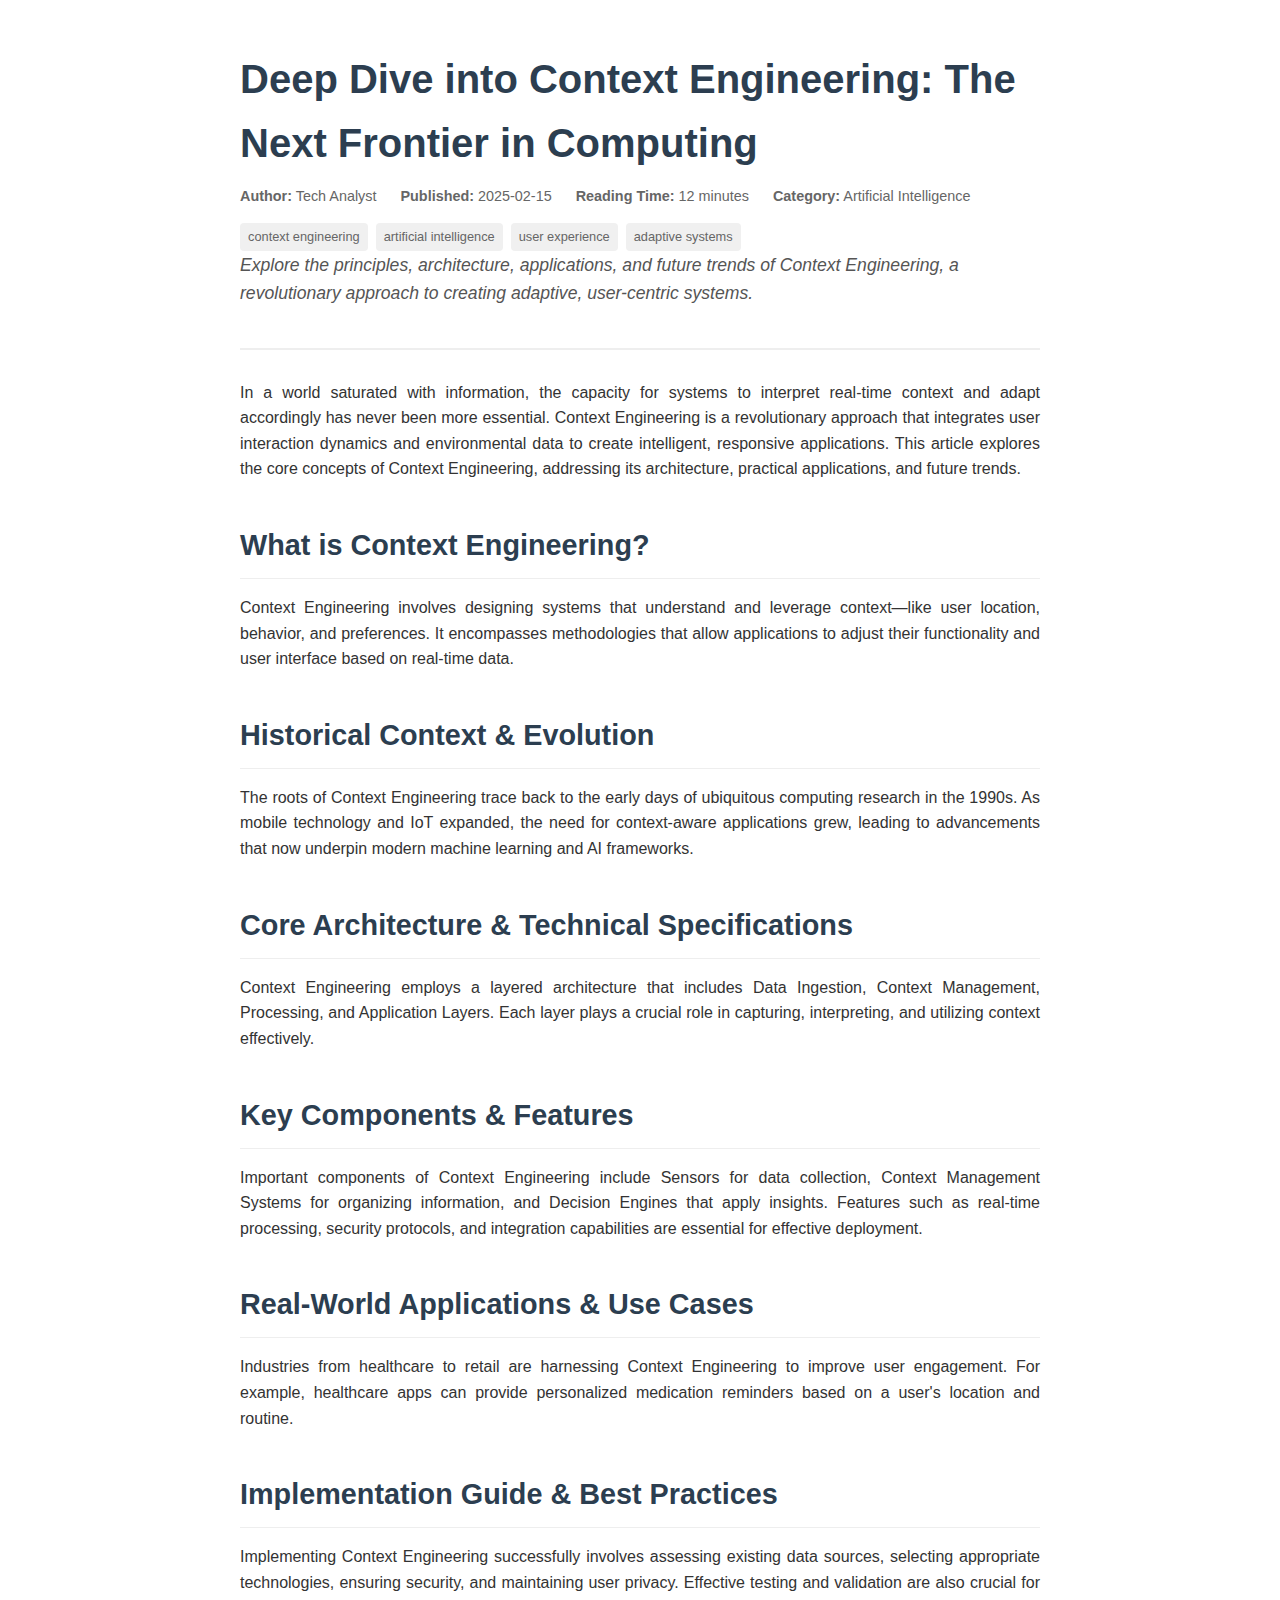
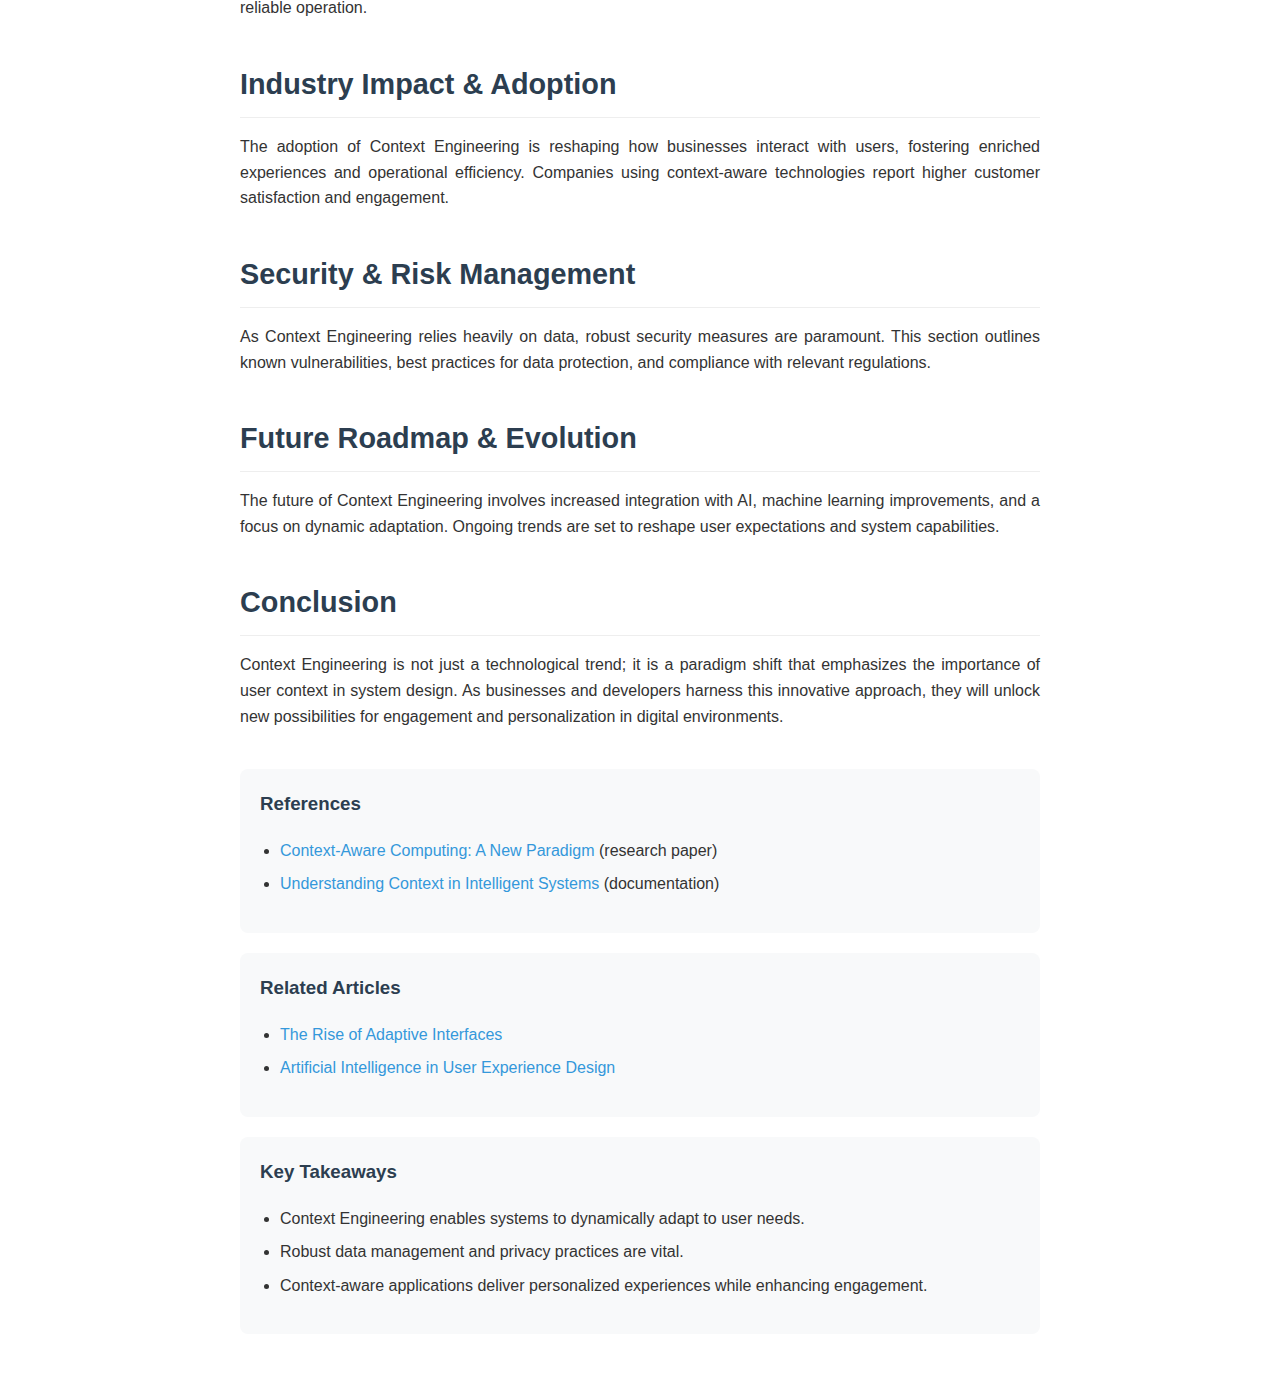
<file: articles/sample_html_output.html>
<!DOCTYPE html>
<html lang="en">
<head>
    <meta charset="UTF-8">
    <meta name="viewport" content="width=device-width, initial-scale=1.0">
    <title>Deep Dive into Context Engineering: The Next Frontier in Computing</title>
    <meta name="description" content="Explore the principles, architecture, applications, and future trends of Context Engineering, a revolutionary approach to creating adaptive, user-centric systems.">
    <meta name="author" content="Tech Analyst">
    <meta name="keywords" content="context engineering, artificial intelligence, user experience, adaptive systems">
    <style>
        body {
            font-family: -apple-system, BlinkMacSystemFont, 'Segoe UI', Roboto, sans-serif;
            line-height: 1.6;
            color: #333;
            max-width: 800px;
            margin: 0 auto;
            padding: 20px;
            background-color: #fff;
        }
        .article-header {
            border-bottom: 2px solid #eee;
            padding-bottom: 20px;
            margin-bottom: 30px;
        }
        .article-title {
            font-size: 2.5em;
            font-weight: bold;
            margin-bottom: 10px;
            color: #2c3e50;
        }
        .article-meta {
            color: #666;
            font-size: 0.9em;
            margin-bottom: 15px;
        }
        .article-meta span {
            margin-right: 20px;
        }
        .article-description {
            font-style: italic;
            color: #555;
            font-size: 1.1em;
            margin-bottom: 20px;
        }
        .article-content {
            margin-bottom: 40px;
        }
        .article-content h2 {
            font-size: 1.8em;
            color: #2c3e50;
            margin-top: 40px;
            margin-bottom: 15px;
            border-bottom: 1px solid #eee;
            padding-bottom: 10px;
        }
        .article-content p {
            margin-bottom: 15px;
            text-align: justify;
        }
        .tags {
            display: flex;
            flex-wrap: wrap;
            gap: 8px;
            margin-top: 10px;
        }
        .tag {
            background-color: #f0f0f0;
            padding: 4px 8px;
            border-radius: 4px;
            font-size: 0.8em;
            color: #666;
        }
        .references, .related-articles, .takeaways {
            background-color: #f8f9fa;
            padding: 20px;
            border-radius: 8px;
            margin-bottom: 20px;
        }
        .references h3, .related-articles h3, .takeaways h3 {
            margin-top: 0;
            color: #2c3e50;
        }
        .references ul, .related-articles ul, .takeaways ul {
            padding-left: 20px;
        }
        .references li, .related-articles li, .takeaways li {
            margin-bottom: 8px;
        }
        a {
            color: #3498db;
            text-decoration: none;
        }
        a:hover {
            text-decoration: underline;
        }
    </style>
</head>
<body>
    <article>
        <header class="article-header">
            <h1 class="article-title">Deep Dive into Context Engineering: The Next Frontier in Computing</h1>
            <div class="article-meta">
                <span><strong>Author:</strong> Tech Analyst</span>
                <span><strong>Published:</strong> 2025-02-15</span>
                <span><strong>Reading Time:</strong> 12 minutes</span>
                <span><strong>Category:</strong> Artificial Intelligence</span>
            </div>
            <div class="tags">
                <span class="tag">context engineering</span><span class="tag">artificial intelligence</span><span class="tag">user experience</span><span class="tag">adaptive systems</span>
            </div>
            <div class="article-description">Explore the principles, architecture, applications, and future trends of Context Engineering, a revolutionary approach to creating adaptive, user-centric systems.</div>
        </header>
        <div class="article-content">
            <p>In a world saturated with information, the capacity for systems to interpret real-time context and adapt accordingly has never been more essential. Context Engineering is a revolutionary approach that integrates user interaction dynamics and environmental data to create intelligent, responsive applications. This article explores the core concepts of Context Engineering, addressing its architecture, practical applications, and future trends.</p>
            <h2>What is Context Engineering?</h2>
            <p>Context Engineering involves designing systems that understand and leverage context—like user location, behavior, and preferences. It encompasses methodologies that allow applications to adjust their functionality and user interface based on real-time data.</p>
            <h2>Historical Context & Evolution</h2>
            <p>The roots of Context Engineering trace back to the early days of ubiquitous computing research in the 1990s. As mobile technology and IoT expanded, the need for context-aware applications grew, leading to advancements that now underpin modern machine learning and AI frameworks.</p>
            <h2>Core Architecture & Technical Specifications</h2>
            <p>Context Engineering employs a layered architecture that includes Data Ingestion, Context Management, Processing, and Application Layers. Each layer plays a crucial role in capturing, interpreting, and utilizing context effectively.</p>
            <h2>Key Components & Features</h2>
            <p>Important components of Context Engineering include Sensors for data collection, Context Management Systems for organizing information, and Decision Engines that apply insights. Features such as real-time processing, security protocols, and integration capabilities are essential for effective deployment.</p>
            <h2>Real-World Applications & Use Cases</h2>
            <p>Industries from healthcare to retail are harnessing Context Engineering to improve user engagement. For example, healthcare apps can provide personalized medication reminders based on a user's location and routine.</p>
            <h2>Implementation Guide & Best Practices</h2>
            <p>Implementing Context Engineering successfully involves assessing existing data sources, selecting appropriate technologies, ensuring security, and maintaining user privacy. Effective testing and validation are also crucial for reliable operation.</p>
            <h2>Industry Impact & Adoption</h2>
            <p>The adoption of Context Engineering is reshaping how businesses interact with users, fostering enriched experiences and operational efficiency. Companies using context-aware technologies report higher customer satisfaction and engagement.</p>
            <h2>Security & Risk Management</h2>
            <p>As Context Engineering relies heavily on data, robust security measures are paramount. This section outlines known vulnerabilities, best practices for data protection, and compliance with relevant regulations.</p>
            <h2>Future Roadmap & Evolution</h2>
            <p>The future of Context Engineering involves increased integration with AI, machine learning improvements, and a focus on dynamic adaptation. Ongoing trends are set to reshape user expectations and system capabilities.</p>
            <h2>Conclusion</h2>
            <p>Context Engineering is not just a technological trend; it is a paradigm shift that emphasizes the importance of user context in system design. As businesses and developers harness this innovative approach, they will unlock new possibilities for engagement and personalization in digital environments.</p>
        </div>
        <div class="references">
            <h3>References</h3>
            <ul>
                <li><a href="https://example.com/context-aware-computing" target="_blank">Context-Aware Computing: A New Paradigm</a> (research paper)</li>
                <li><a href="https://example.com/intelligent-systems" target="_blank">Understanding Context in Intelligent Systems</a> (documentation)</li>
            </ul>
        </div>
        <div class="related-articles">
            <h3>Related Articles</h3>
            <ul>
                <li><a href="/articles/adaptive-interfaces.html">The Rise of Adaptive Interfaces</a></li>
                <li><a href="/articles/ai-user-experience.html">Artificial Intelligence in User Experience Design</a></li>
            </ul>
        </div>
        <div class="takeaways">
            <h3>Key Takeaways</h3>
            <ul>
                <li>Context Engineering enables systems to dynamically adapt to user needs.</li>
                <li>Robust data management and privacy practices are vital.</li>
                <li>Context-aware applications deliver personalized experiences while enhancing engagement.</li>
            </ul>
        </div>
    </article>
</body>
</html>
</file>
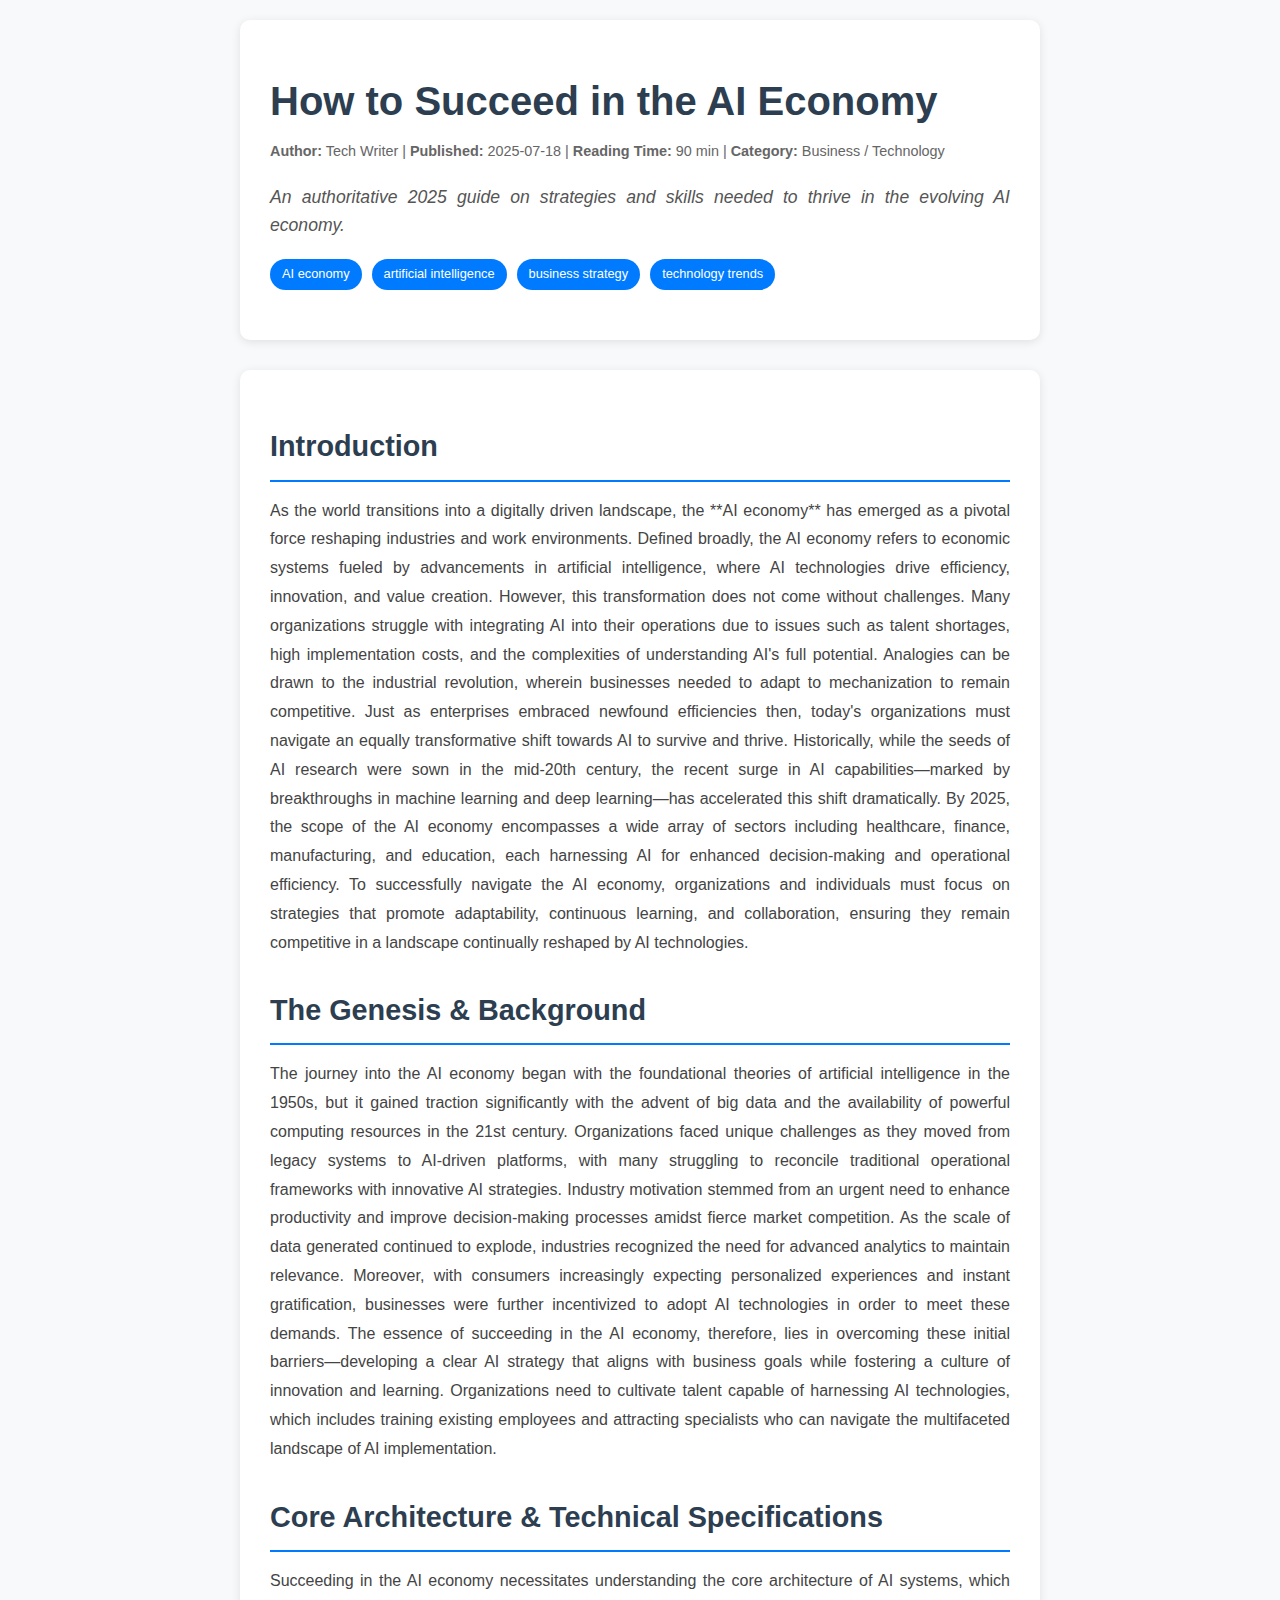
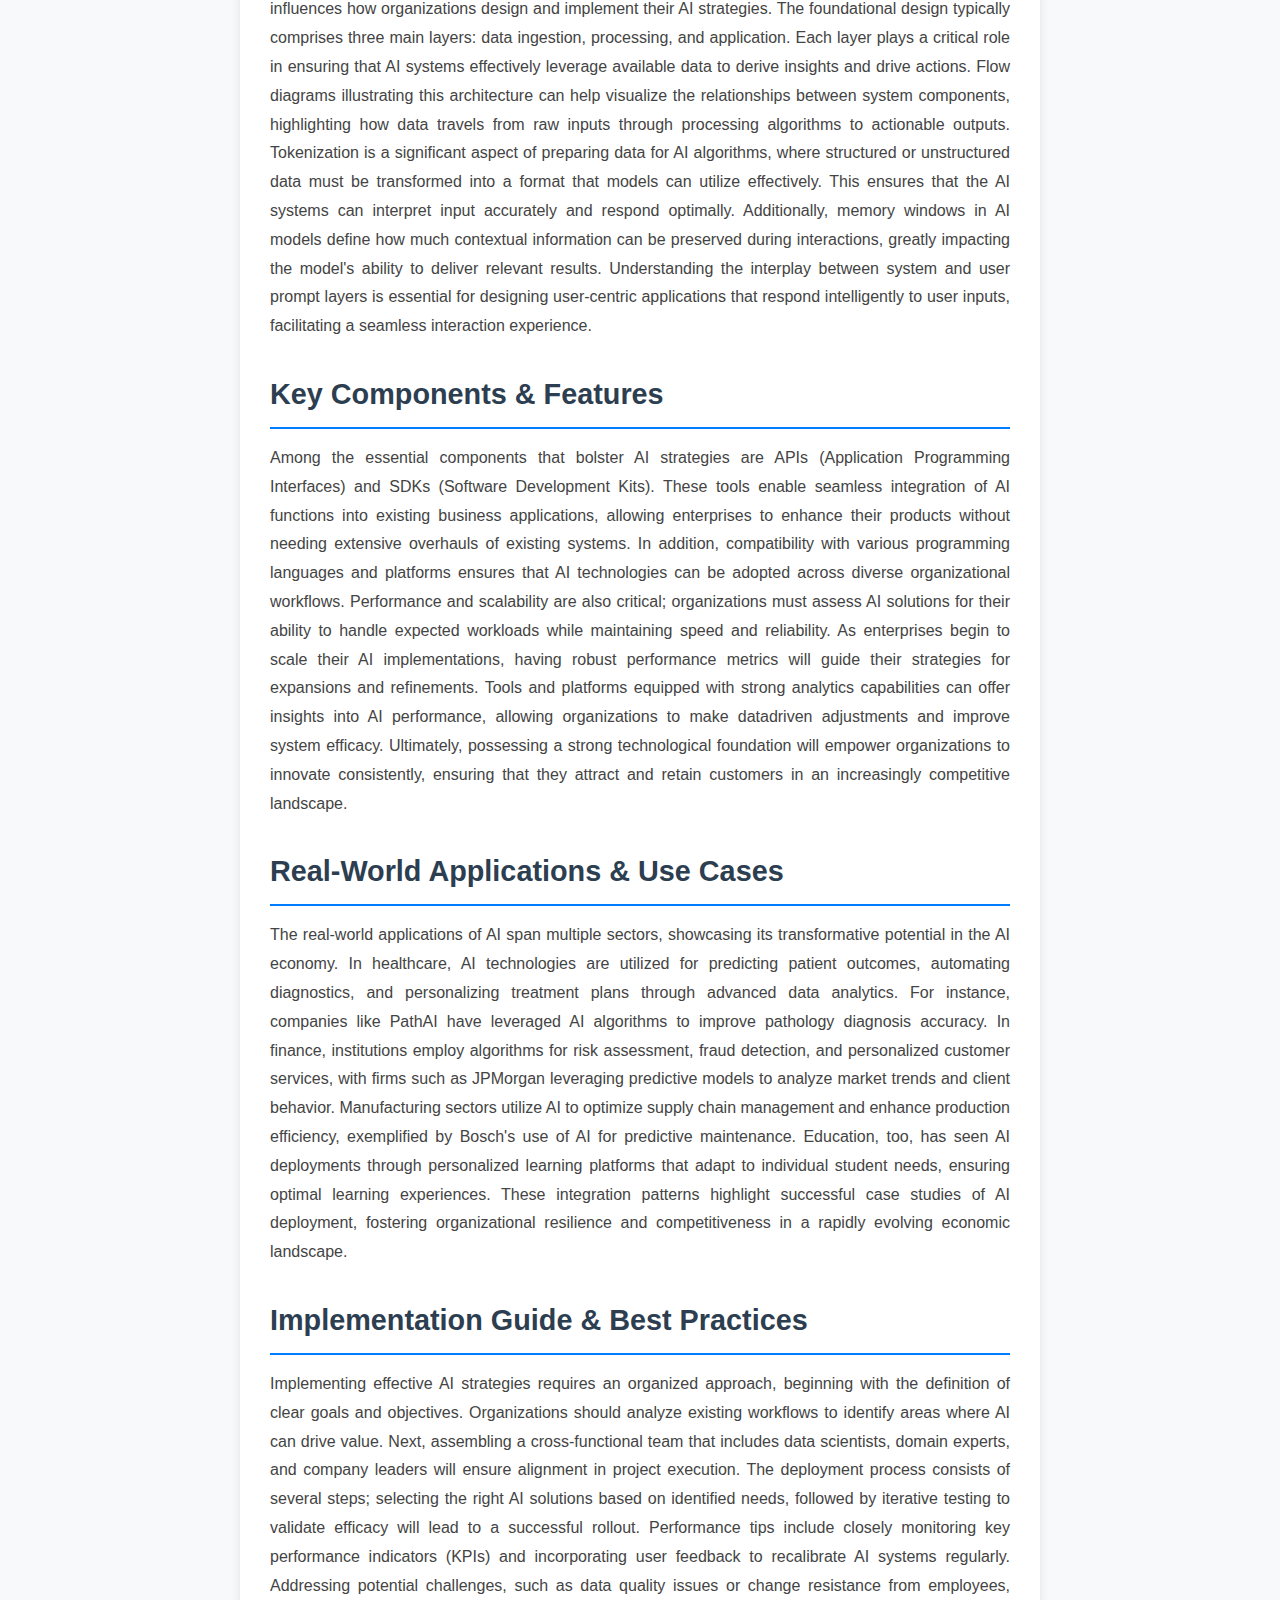
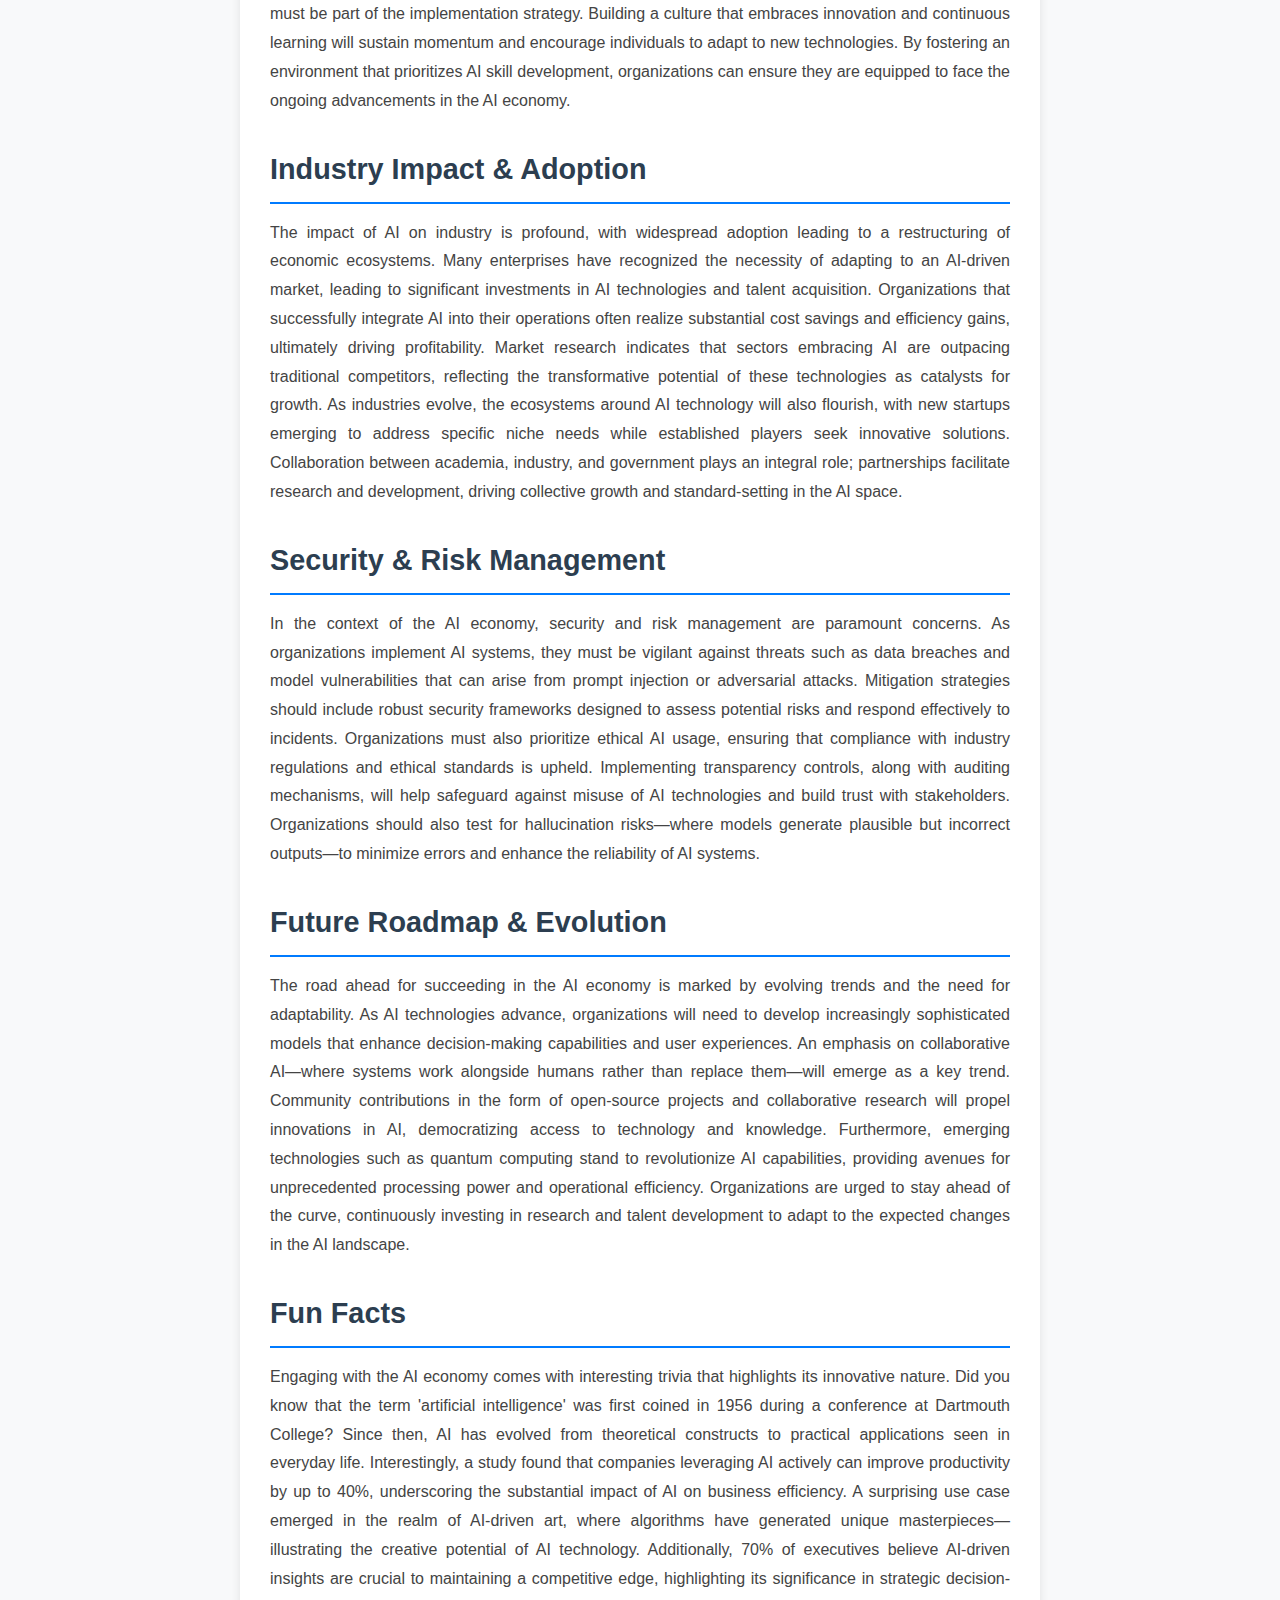
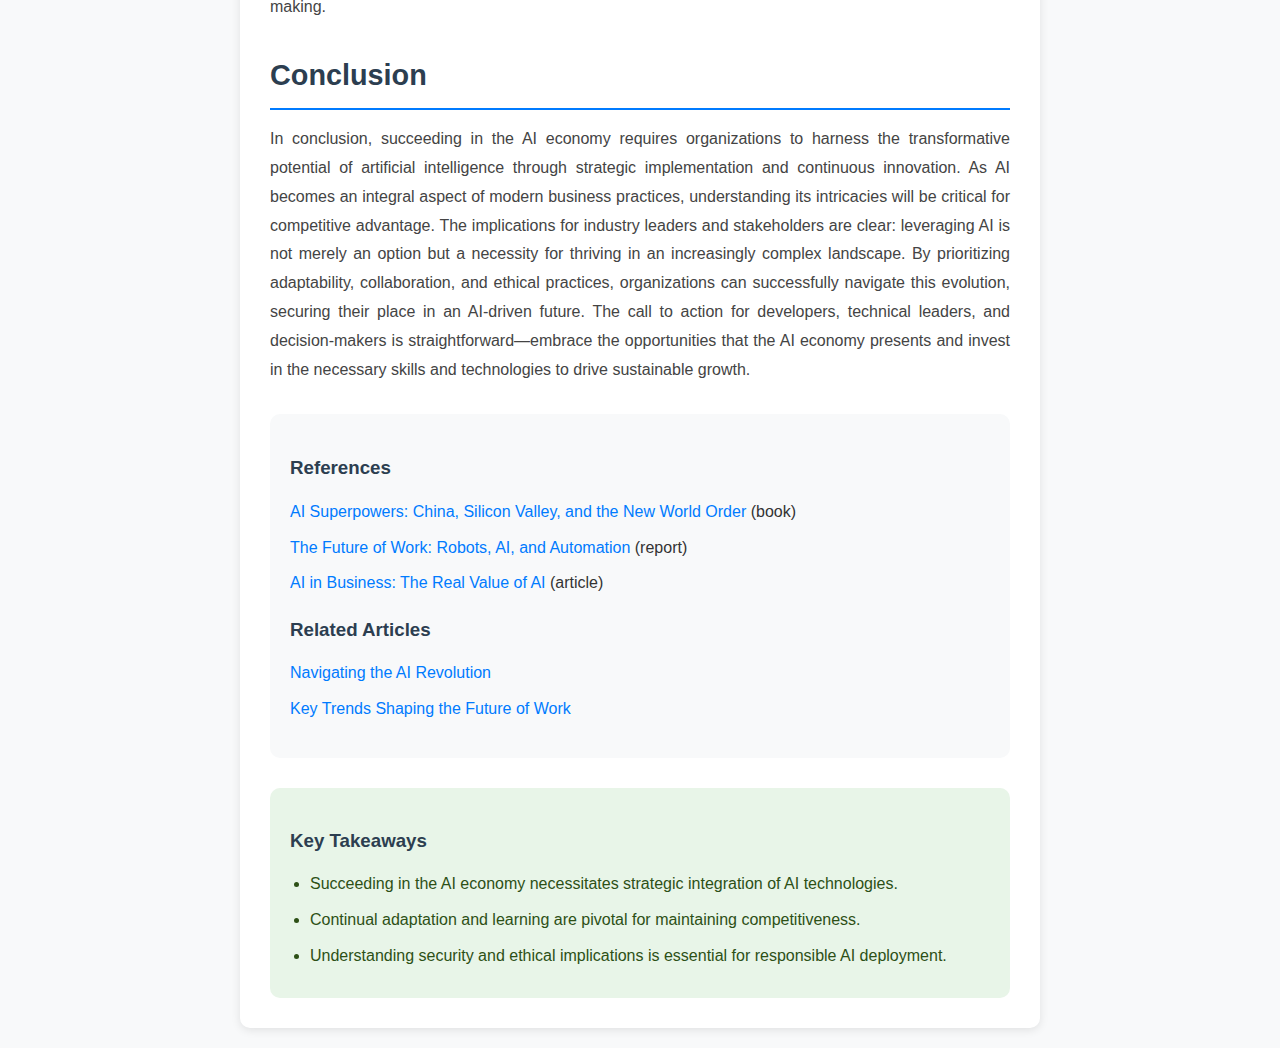
<file: articles/succeed-in-ai-economy.html>
<!DOCTYPE html>
<html lang="en">
<head>
    <meta charset="UTF-8">
    <meta name="viewport" content="width=device-width, initial-scale=1.0">
    <title>How to Succeed in the AI Economy</title>
    <meta name="description" content="An authoritative 2025 guide on strategies and skills needed to thrive in the evolving AI economy.">
    <meta name="author" content="Tech Writer">
    <meta name="keywords" content="AI economy, artificial intelligence success, business strategy, AI transformation">
    <meta property="og:title" content="How to Succeed in the AI Economy">
    <meta property="og:description" content="An authoritative 2025 guide on strategies and skills needed to thrive in the evolving AI economy.">
    <meta property="og:image" content="/images/articles/ai-economy-cover.jpg">
    <style>
        body {
            font-family: 'Segoe UI', Tahoma, Geneva, Verdana, sans-serif;
            line-height: 1.6;
            color: #333;
            max-width: 800px;
            margin: 0 auto;
            padding: 20px;
            background-color: #f8f9fa;
        }
        .article-header {
            background: white;
            padding: 30px;
            border-radius: 10px;
            box-shadow: 0 2px 10px rgba(0,0,0,0.1);
            margin-bottom: 30px;
        }
        .article-title {
            font-size: 2.5rem;
            font-weight: bold;
            color: #2c3e50;
            margin-bottom: 15px;
            line-height: 1.2;
        }
        .article-meta {
            color: #666;
            font-size: 0.9rem;
            margin-bottom: 20px;
        }
        .article-description {
            font-size: 1.1rem;
            color: #555;
            font-style: italic;
            margin-bottom: 20px;
            text-align: justify;
        }
        .tags {
            display: flex;
            flex-wrap: wrap;
            gap: 10px;
            margin-bottom: 20px;
        }
        .tag {
            background: #007bff;
            color: white;
            padding: 5px 12px;
            border-radius: 20px;
            font-size: 0.8rem;
            text-decoration: none;
        }
        .article-content {
            background: white;
            padding: 30px;
            border-radius: 10px;
            box-shadow: 0 2px 10px rgba(0,0,0,0.1);
        }
        .section {
            margin-bottom: 30px;
        }
        .section-title {
            font-size: 1.8rem;
            font-weight: bold;
            color: #2c3e50;
            margin-bottom: 15px;
            padding-bottom: 10px;
            border-bottom: 2px solid #007bff;
        }
        .section-content {
            font-size: 1rem;
            line-height: 1.8;
            color: #444;
            text-align: justify;
        }
        .introduction {
            margin-bottom: 30px;
        }
        .introduction .section-title {
            font-size: 1.8rem;
            font-weight: bold;
            color: #2c3e50;
            margin-bottom: 15px;
            padding-bottom: 10px;
            border-bottom: 2px solid #007bff;
        }
        .introduction .section-content {
            font-size: 1rem;
            line-height: 1.8;
            color: #444;
            text-align: justify;
        }
        .resources {
            background: #f8f9fa;
            padding: 20px;
            border-radius: 10px;
            margin-top: 30px;
        }
        .resources h3 {
            color: #2c3e50;
            margin-bottom: 15px;
        }
        .resources ul {
            list-style-type: none;
            padding: 0;
        }
        .resources li {
            margin-bottom: 10px;
        }
        .resources a {
            color: #007bff;
            text-decoration: none;
        }
        .resources a:hover {
            text-decoration: underline;
        }
        .takeaways {
            background: #e8f5e8;
            padding: 20px;
            border-radius: 10px;
            margin-top: 30px;
        }
        .takeaways h3 {
            color: #2c3e50;
            margin-bottom: 15px;
        }
        .takeaways ul {
            margin: 0;
            padding-left: 20px;
        }
        .takeaways li {
            margin-bottom: 10px;
            color: #2d5016;
        }
        @media (max-width: 768px) {
            body {
                padding: 10px;
            }
            .article-title {
                font-size: 2rem;
            }
            .section-title {
                font-size: 1.5rem;
            }
        }
    </style>
</head>
<body>
    <div class="article-header">
        <h1 class="article-title">How to Succeed in the AI Economy</h1>
        <div class="article-meta">
            <strong>Author:</strong> Tech Writer | 
            <strong>Published:</strong> 2025-07-18 | 
            <strong>Reading Time:</strong> 90 min | 
            <strong>Category:</strong> Business / Technology
        </div>
        <p class="article-description">An authoritative 2025 guide on strategies and skills needed to thrive in the evolving AI economy.</p>
        <div class="tags">
            <span class="tag">AI economy</span><span class="tag">artificial intelligence</span><span class="tag">business strategy</span><span class="tag">technology trends</span>
        </div>
    </div>
    
    <div class="article-content">
        <div class="introduction">
            <h2 class="section-title">Introduction</h2>
            <div class="section-content">As the world transitions into a digitally driven landscape, the **AI economy** has emerged as a pivotal force reshaping industries and work environments. Defined broadly, the AI economy refers to economic systems fueled by advancements in artificial intelligence, where AI technologies drive efficiency, innovation, and value creation. However, this transformation does not come without challenges. Many organizations struggle with integrating AI into their operations due to issues such as talent shortages, high implementation costs, and the complexities of understanding AI's full potential. Analogies can be drawn to the industrial revolution, wherein businesses needed to adapt to mechanization to remain competitive. Just as enterprises embraced newfound efficiencies then, today's organizations must navigate an equally transformative shift towards AI to survive and thrive. Historically, while the seeds of AI research were sown in the mid-20th century, the recent surge in AI capabilities—marked by breakthroughs in machine learning and deep learning—has accelerated this shift dramatically. By 2025, the scope of the AI economy encompasses a wide array of sectors including healthcare, finance, manufacturing, and education, each harnessing AI for enhanced decision-making and operational efficiency. To successfully navigate the AI economy, organizations and individuals must focus on strategies that promote adaptability, continuous learning, and collaboration, ensuring they remain competitive in a landscape continually reshaped by AI technologies.</div>
        </div>
        
        
            <div class="section" id="genesis-background">
                <h2 class="section-title">The Genesis & Background</h2>
                <div class="section-content">The journey into the AI economy began with the foundational theories of artificial intelligence in the 1950s, but it gained traction significantly with the advent of big data and the availability of powerful computing resources in the 21st century. Organizations faced unique challenges as they moved from legacy systems to AI-driven platforms, with many struggling to reconcile traditional operational frameworks with innovative AI strategies. Industry motivation stemmed from an urgent need to enhance productivity and improve decision-making processes amidst fierce market competition. As the scale of data generated continued to explode, industries recognized the need for advanced analytics to maintain relevance. Moreover, with consumers increasingly expecting personalized experiences and instant gratification, businesses were further incentivized to adopt AI technologies in order to meet these demands. The essence of succeeding in the AI economy, therefore, lies in overcoming these initial barriers—developing a clear AI strategy that aligns with business goals while fostering a culture of innovation and learning. Organizations need to cultivate talent capable of harnessing AI technologies, which includes training existing employees and attracting specialists who can navigate the multifaceted landscape of AI implementation.</div>
            </div>
        
            <div class="section" id="core-architecture">
                <h2 class="section-title">Core Architecture & Technical Specifications</h2>
                <div class="section-content">Succeeding in the AI economy necessitates understanding the core architecture of AI systems, which influences how organizations design and implement their AI strategies. The foundational design typically comprises three main layers: data ingestion, processing, and application. Each layer plays a critical role in ensuring that AI systems effectively leverage available data to derive insights and drive actions. Flow diagrams illustrating this architecture can help visualize the relationships between system components, highlighting how data travels from raw inputs through processing algorithms to actionable outputs. Tokenization is a significant aspect of preparing data for AI algorithms, where structured or unstructured data must be transformed into a format that models can utilize effectively. This ensures that the AI systems can interpret input accurately and respond optimally. Additionally, memory windows in AI models define how much contextual information can be preserved during interactions, greatly impacting the model's ability to deliver relevant results. Understanding the interplay between system and user prompt layers is essential for designing user-centric applications that respond intelligently to user inputs, facilitating a seamless interaction experience.</div>
            </div>
        
            <div class="section" id="key-components-features">
                <h2 class="section-title">Key Components & Features</h2>
                <div class="section-content">Among the essential components that bolster AI strategies are APIs (Application Programming Interfaces) and SDKs (Software Development Kits). These tools enable seamless integration of AI functions into existing business applications, allowing enterprises to enhance their products without needing extensive overhauls of existing systems. In addition, compatibility with various programming languages and platforms ensures that AI technologies can be adopted across diverse organizational workflows. Performance and scalability are also critical; organizations must assess AI solutions for their ability to handle expected workloads while maintaining speed and reliability. As enterprises begin to scale their AI implementations, having robust performance metrics will guide their strategies for expansions and refinements. Tools and platforms equipped with strong analytics capabilities can offer insights into AI performance, allowing organizations to make datadriven adjustments and improve system efficacy. Ultimately, possessing a strong technological foundation will empower organizations to innovate consistently, ensuring that they attract and retain customers in an increasingly competitive landscape.</div>
            </div>
        
            <div class="section" id="real-world-applications">
                <h2 class="section-title">Real‑World Applications & Use Cases</h2>
                <div class="section-content">The real-world applications of AI span multiple sectors, showcasing its transformative potential in the AI economy. In healthcare, AI technologies are utilized for predicting patient outcomes, automating diagnostics, and personalizing treatment plans through advanced data analytics. For instance, companies like PathAI have leveraged AI algorithms to improve pathology diagnosis accuracy. In finance, institutions employ algorithms for risk assessment, fraud detection, and personalized customer services, with firms such as JPMorgan leveraging predictive models to analyze market trends and client behavior. Manufacturing sectors utilize AI to optimize supply chain management and enhance production efficiency, exemplified by Bosch's use of AI for predictive maintenance. Education, too, has seen AI deployments through personalized learning platforms that adapt to individual student needs, ensuring optimal learning experiences. These integration patterns highlight successful case studies of AI deployment, fostering organizational resilience and competitiveness in a rapidly evolving economic landscape.</div>
            </div>
        
            <div class="section" id="implementation-guide">
                <h2 class="section-title">Implementation Guide & Best Practices</h2>
                <div class="section-content">Implementing effective AI strategies requires an organized approach, beginning with the definition of clear goals and objectives. Organizations should analyze existing workflows to identify areas where AI can drive value. Next, assembling a cross-functional team that includes data scientists, domain experts, and company leaders will ensure alignment in project execution. The deployment process consists of several steps; selecting the right AI solutions based on identified needs, followed by iterative testing to validate efficacy will lead to a successful rollout. Performance tips include closely monitoring key performance indicators (KPIs) and incorporating user feedback to recalibrate AI systems regularly. Addressing potential challenges, such as data quality issues or change resistance from employees, must be part of the implementation strategy. Building a culture that embraces innovation and continuous learning will sustain momentum and encourage individuals to adapt to new technologies. By fostering an environment that prioritizes AI skill development, organizations can ensure they are equipped to face the ongoing advancements in the AI economy.</div>
            </div>
        
            <div class="section" id="industry-impact">
                <h2 class="section-title">Industry Impact & Adoption</h2>
                <div class="section-content">The impact of AI on industry is profound, with widespread adoption leading to a restructuring of economic ecosystems. Many enterprises have recognized the necessity of adapting to an AI-driven market, leading to significant investments in AI technologies and talent acquisition. Organizations that successfully integrate AI into their operations often realize substantial cost savings and efficiency gains, ultimately driving profitability. Market research indicates that sectors embracing AI are outpacing traditional competitors, reflecting the transformative potential of these technologies as catalysts for growth. As industries evolve, the ecosystems around AI technology will also flourish, with new startups emerging to address specific niche needs while established players seek innovative solutions. Collaboration between academia, industry, and government plays an integral role; partnerships facilitate research and development, driving collective growth and standard-setting in the AI space.</div>
            </div>
        
            <div class="section" id="security-risk-management">
                <h2 class="section-title">Security & Risk Management</h2>
                <div class="section-content">In the context of the AI economy, security and risk management are paramount concerns. As organizations implement AI systems, they must be vigilant against threats such as data breaches and model vulnerabilities that can arise from prompt injection or adversarial attacks. Mitigation strategies should include robust security frameworks designed to assess potential risks and respond effectively to incidents. Organizations must also prioritize ethical AI usage, ensuring that compliance with industry regulations and ethical standards is upheld. Implementing transparency controls, along with auditing mechanisms, will help safeguard against misuse of AI technologies and build trust with stakeholders. Organizations should also test for hallucination risks—where models generate plausible but incorrect outputs—to minimize errors and enhance the reliability of AI systems.</div>
            </div>
        
            <div class="section" id="future-roadmap">
                <h2 class="section-title">Future Roadmap & Evolution</h2>
                <div class="section-content">The road ahead for succeeding in the AI economy is marked by evolving trends and the need for adaptability. As AI technologies advance, organizations will need to develop increasingly sophisticated models that enhance decision-making capabilities and user experiences. An emphasis on collaborative AI—where systems work alongside humans rather than replace them—will emerge as a key trend. Community contributions in the form of open-source projects and collaborative research will propel innovations in AI, democratizing access to technology and knowledge. Furthermore, emerging technologies such as quantum computing stand to revolutionize AI capabilities, providing avenues for unprecedented processing power and operational efficiency. Organizations are urged to stay ahead of the curve, continuously investing in research and talent development to adapt to the expected changes in the AI landscape.</div>
            </div>
        
            <div class="section" id="fun-facts">
                <h2 class="section-title">Fun Facts</h2>
                <div class="section-content">Engaging with the AI economy comes with interesting trivia that highlights its innovative nature. Did you know that the term 'artificial intelligence' was first coined in 1956 during a conference at Dartmouth College? Since then, AI has evolved from theoretical constructs to practical applications seen in everyday life. Interestingly, a study found that companies leveraging AI actively can improve productivity by up to 40%, underscoring the substantial impact of AI on business efficiency. A surprising use case emerged in the realm of AI-driven art, where algorithms have generated unique masterpieces—illustrating the creative potential of AI technology. Additionally, 70% of executives believe AI-driven insights are crucial to maintaining a competitive edge, highlighting its significance in strategic decision-making.</div>
            </div>
        
            <div class="section" id="conclusion">
                <h2 class="section-title">Conclusion</h2>
                <div class="section-content">In conclusion, succeeding in the AI economy requires organizations to harness the transformative potential of artificial intelligence through strategic implementation and continuous innovation. As AI becomes an integral aspect of modern business practices, understanding its intricacies will be critical for competitive advantage. The implications for industry leaders and stakeholders are clear: leveraging AI is not merely an option but a necessity for thriving in an increasingly complex landscape. By prioritizing adaptability, collaboration, and ethical practices, organizations can successfully navigate this evolution, securing their place in an AI-driven future. The call to action for developers, technical leaders, and decision-makers is straightforward—embrace the opportunities that the AI economy presents and invest in the necessary skills and technologies to drive sustainable growth.</div>
            </div>
        
        
        <div class="resources">
            <h3>References</h3>
            <ul>
                
                    <li><a href="https://www.amazon.com/AI-Superpowers-Silicon-Valley-About/dp/1328545861" target="_blank">AI Superpowers: China, Silicon Valley, and the New World Order</a> (book)</li>
                
                    <li><a href="https://www.brookings.edu/research/the-future-of-work-robots-ai-and-automation/" target="_blank">The Future of Work: Robots, AI, and Automation</a> (report)</li>
                
                    <li><a href="https://hbr.org/2020/01/the-business-value-of-ai" target="_blank">AI in Business: The Real Value of AI</a> (article)</li>
                
            </ul>
            
            <h3>Related Articles</h3>
            <ul>
                
                    <li><a href="navigating-ai-revolution.html">Navigating the AI Revolution</a></li>
                
                    <li><a href="trends-future-work.html">Key Trends Shaping the Future of Work</a></li>
                
            </ul>
        </div>
        
        <div class="takeaways">
            <h3>Key Takeaways</h3>
            <ul>
                
                    <li>Succeeding in the AI economy necessitates strategic integration of AI technologies.</li>
                
                    <li>Continual adaptation and learning are pivotal for maintaining competitiveness.</li>
                
                    <li>Understanding security and ethical implications is essential for responsible AI deployment.</li>
                
            </ul>
        </div>
    </div>
</body>
</html>
</file>
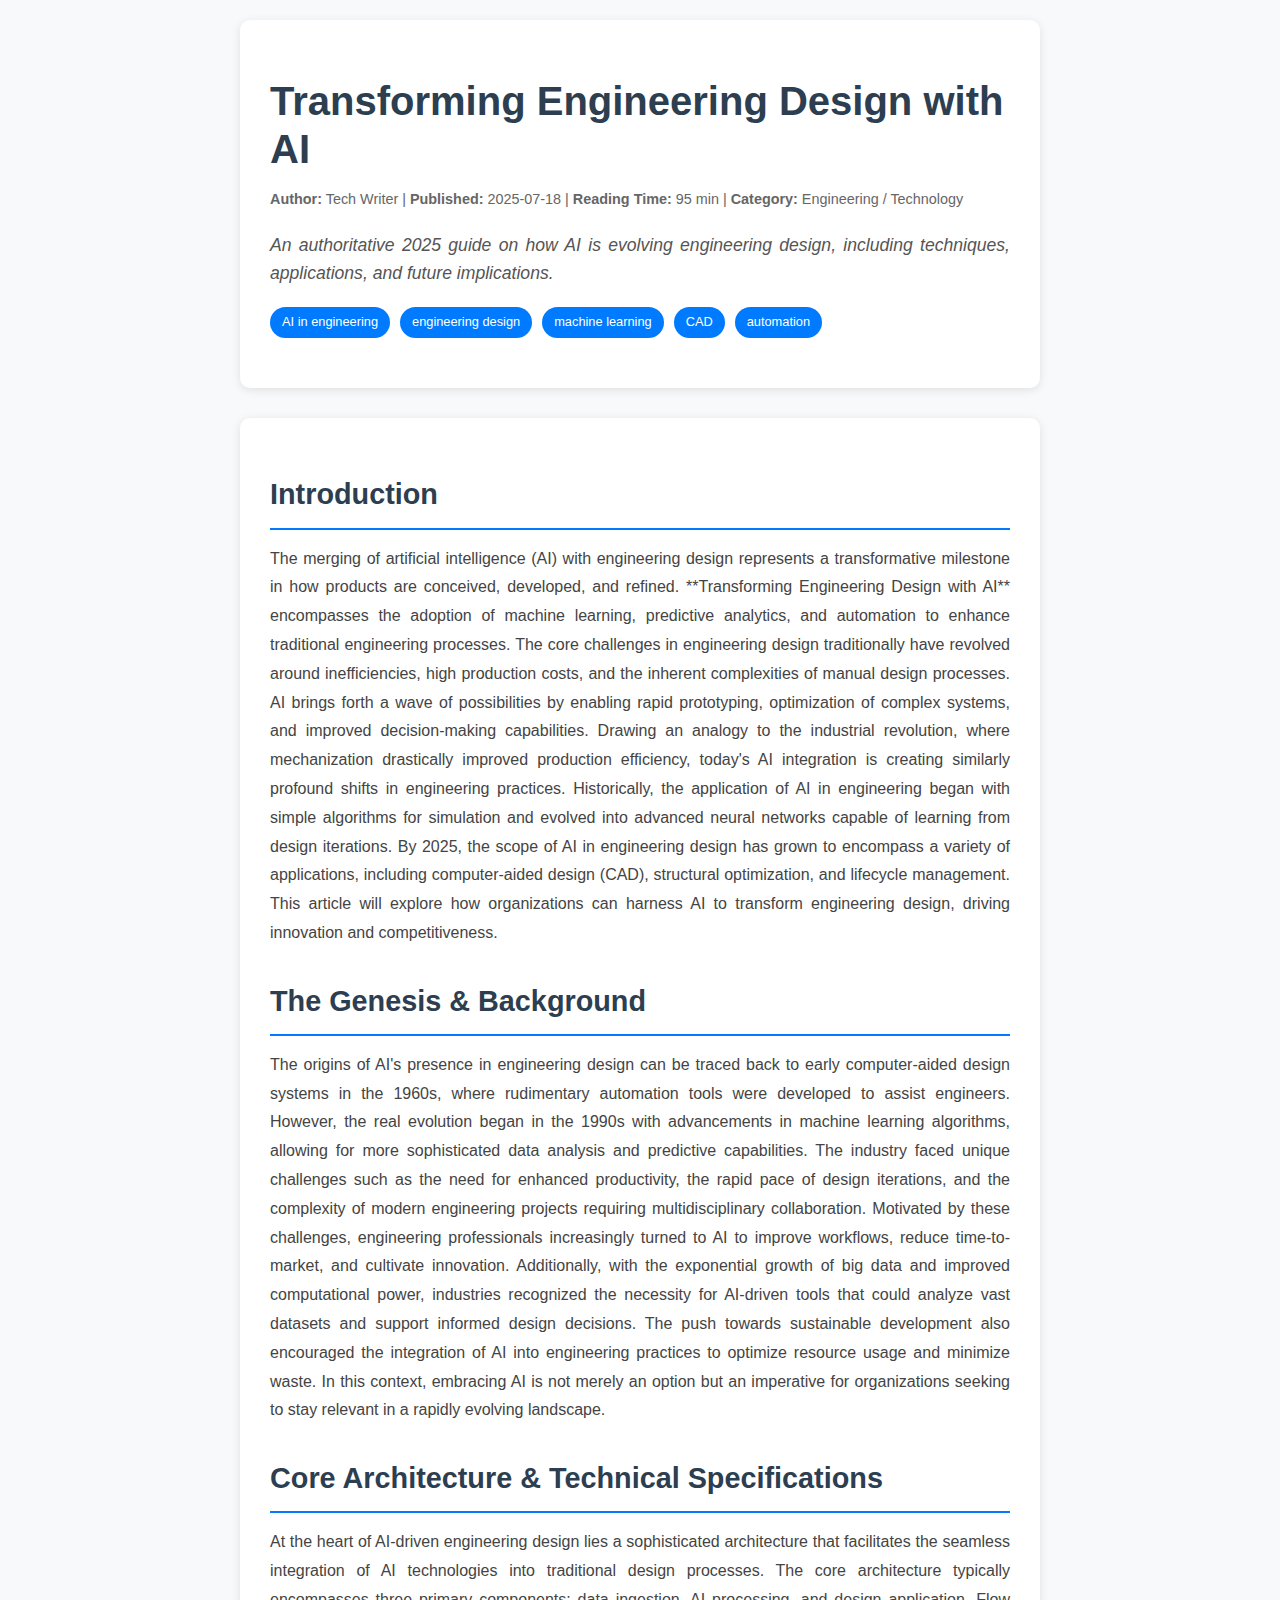
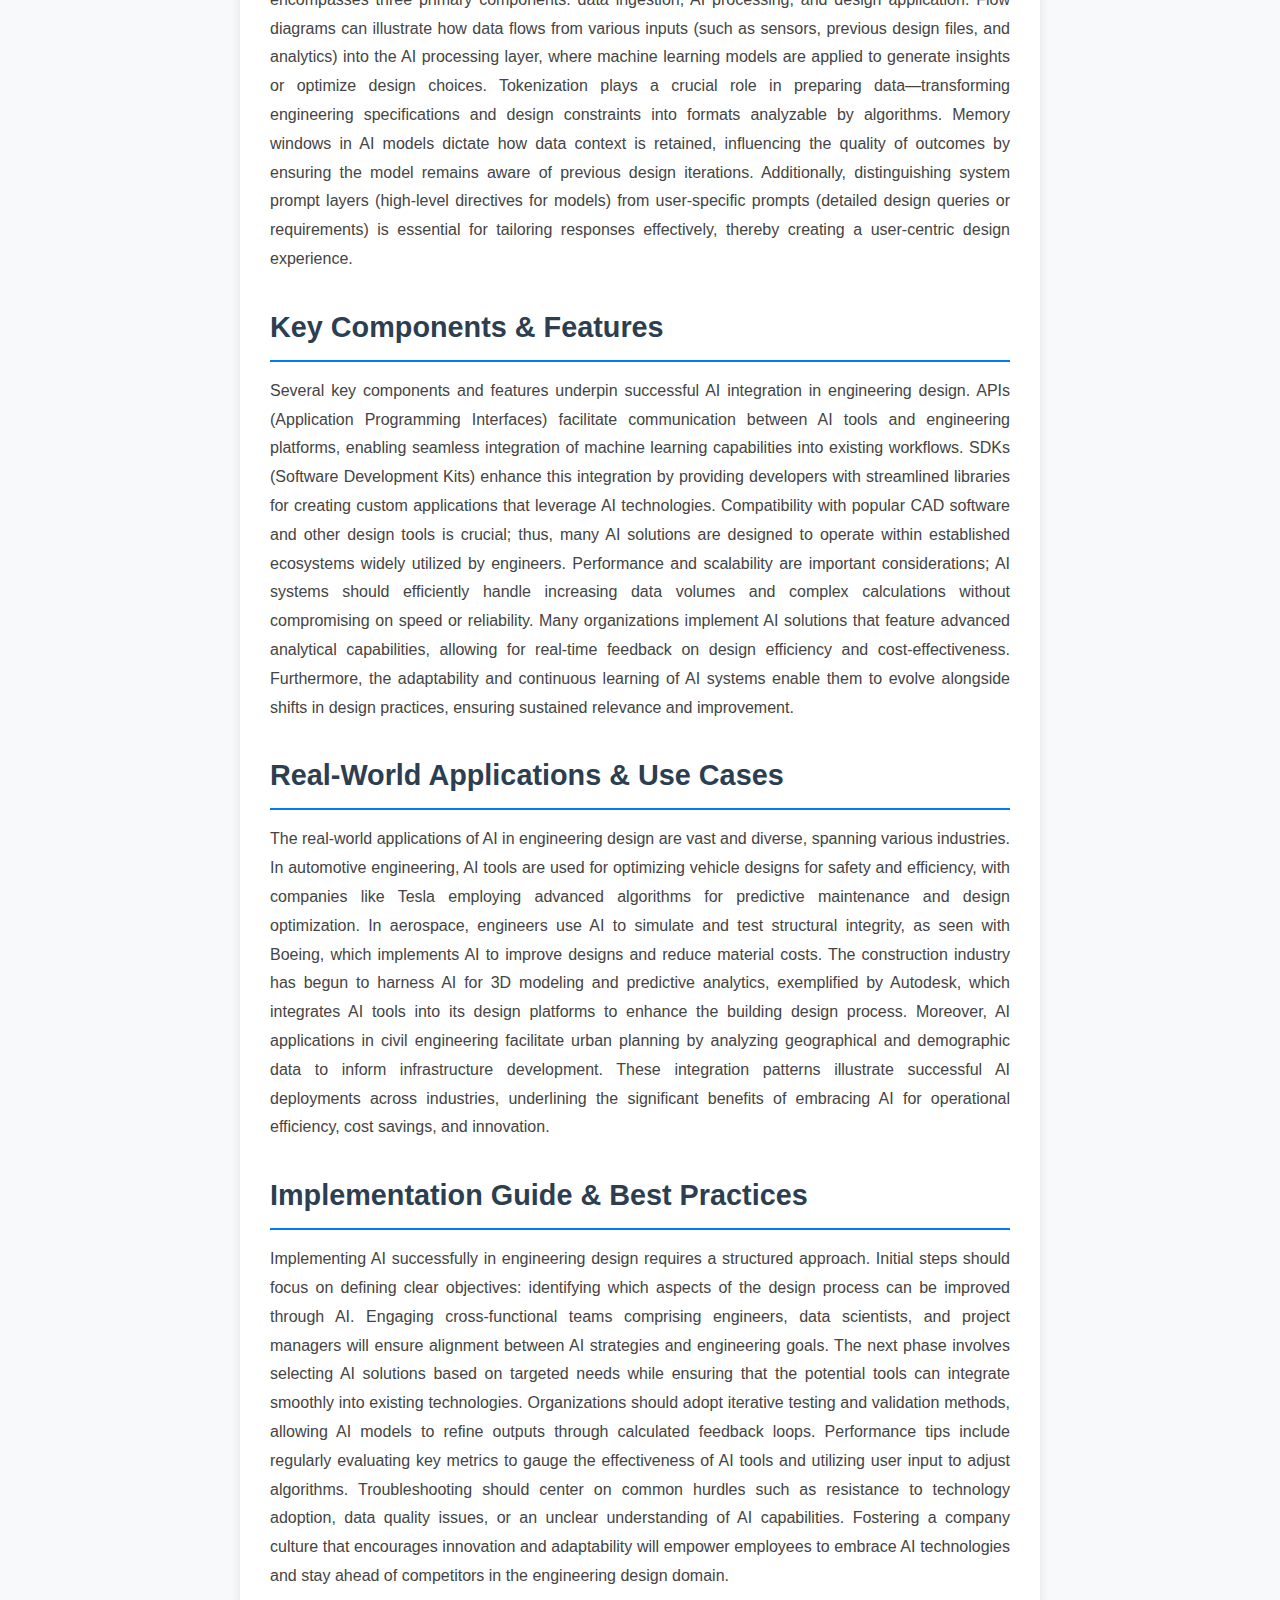
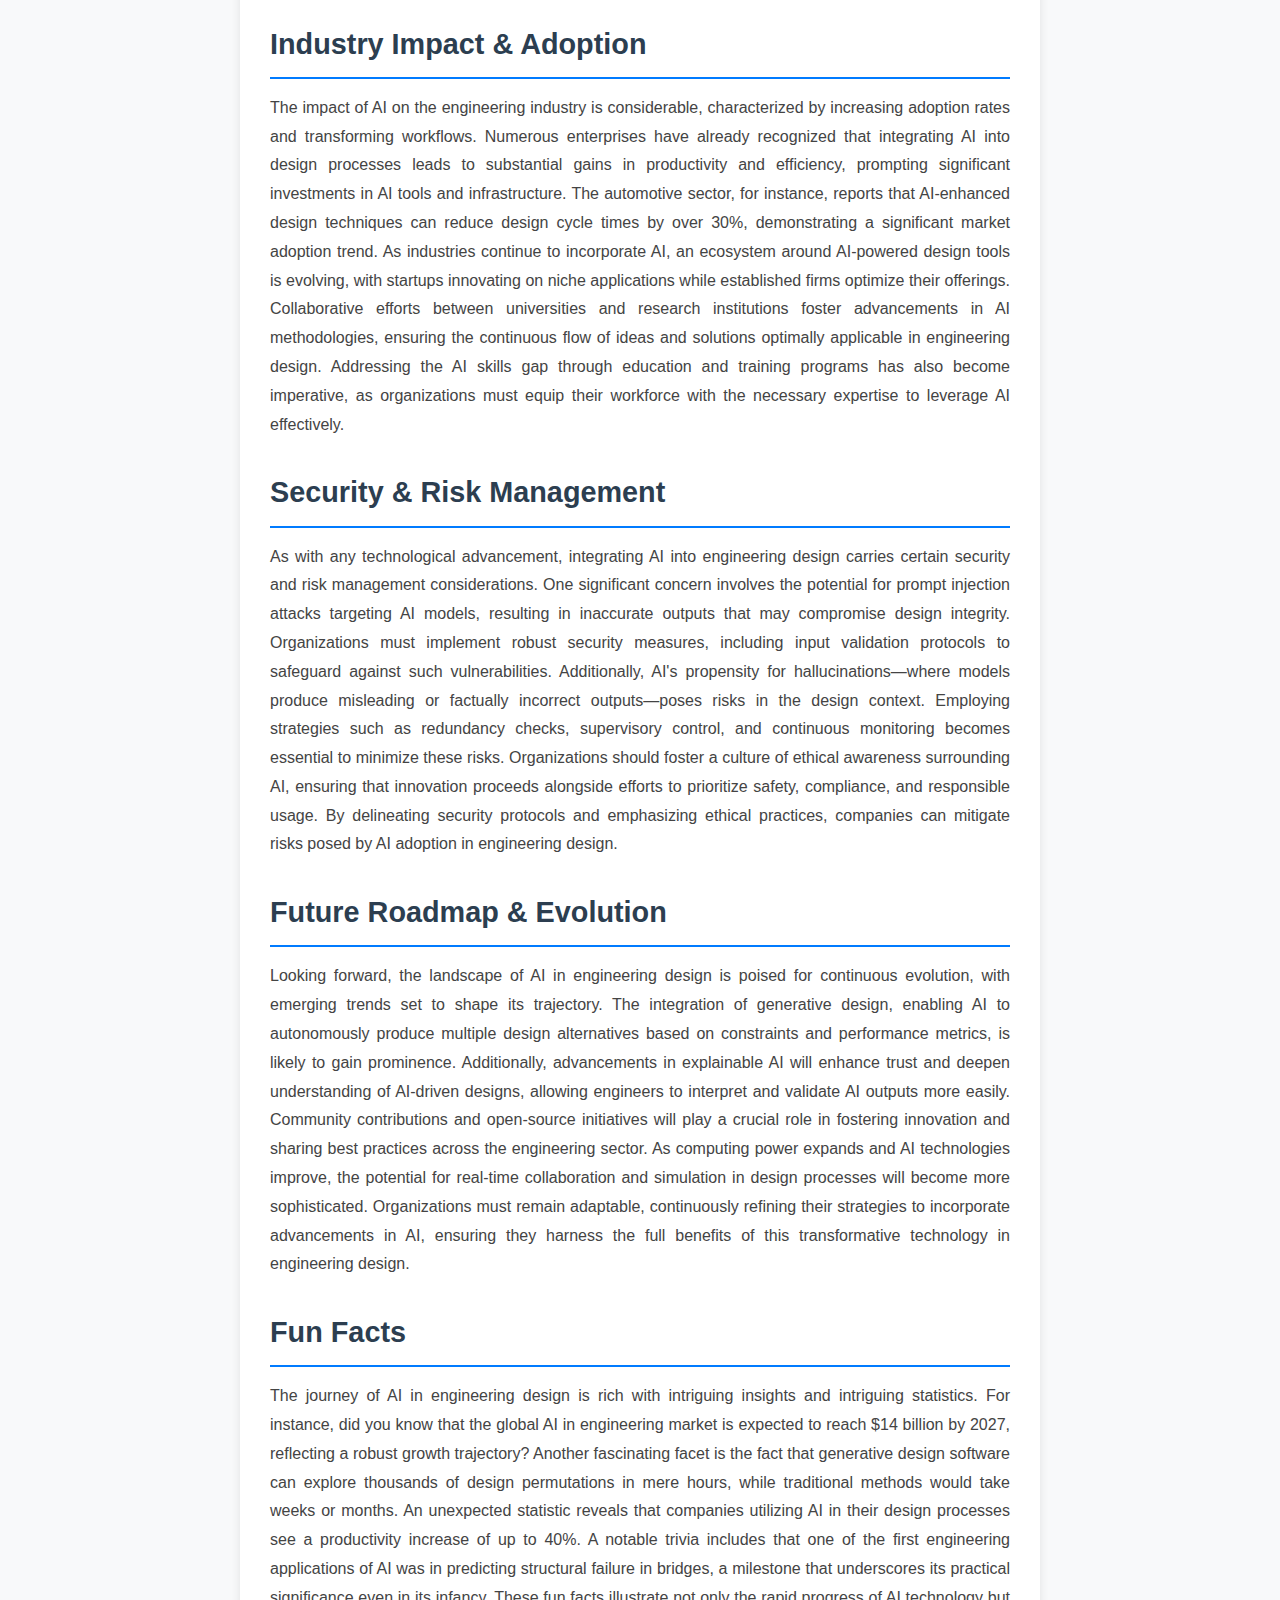
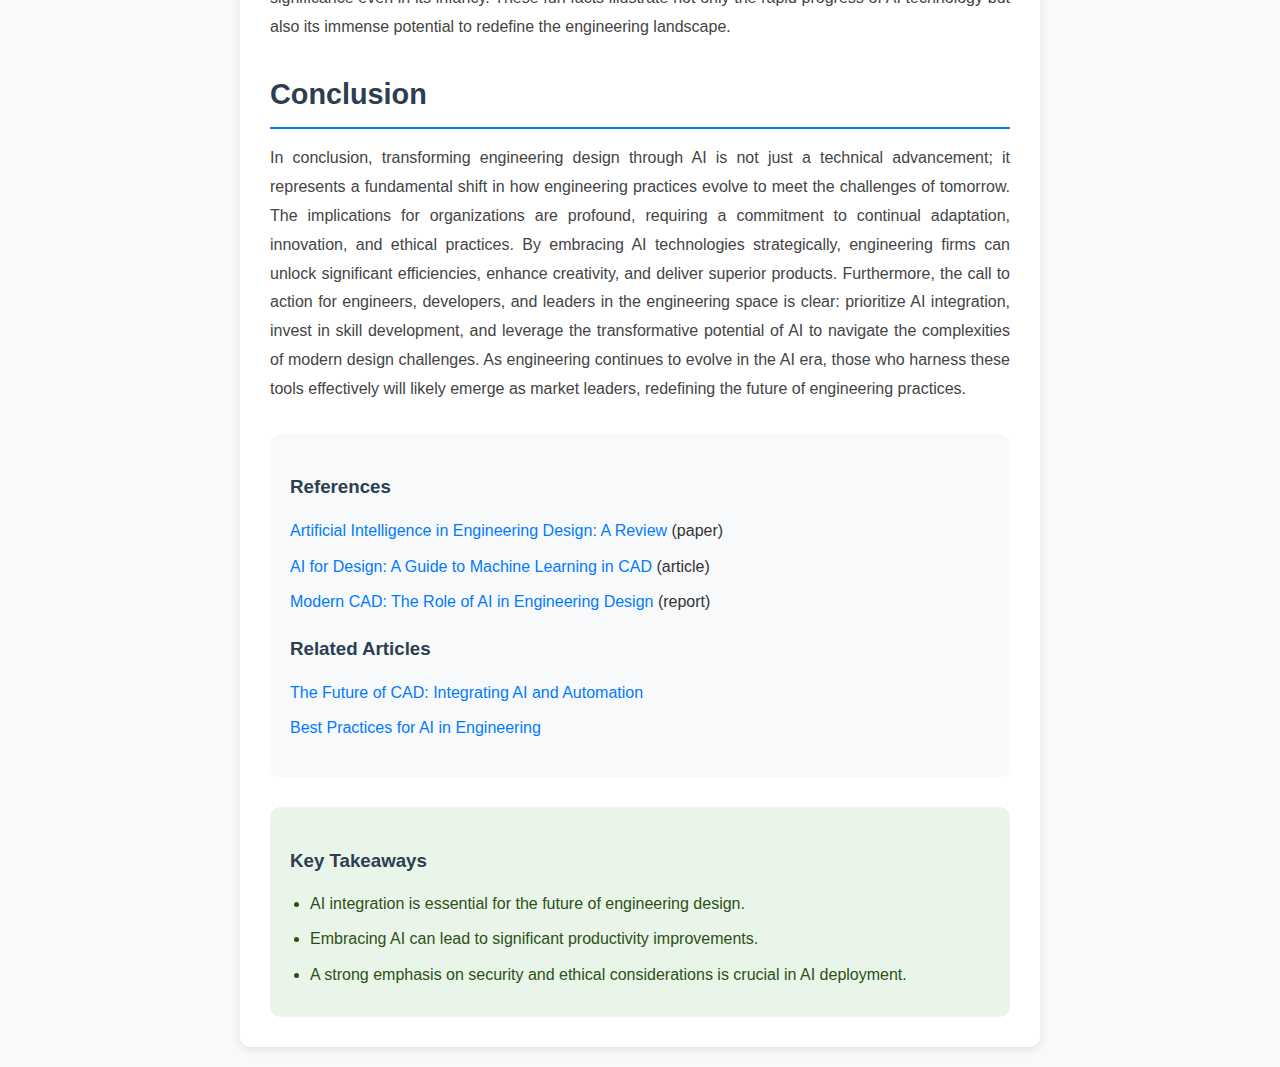
<file: articles/transforming-engineering-design-ai.html>
<!DOCTYPE html>
<html lang="en">
<head>
    <meta charset="UTF-8">
    <meta name="viewport" content="width=device-width, initial-scale=1.0">
    <title>Transforming Engineering Design with AI</title>
    <meta name="description" content="An authoritative 2025 guide on how AI is evolving engineering design, including techniques, applications, and future implications.">
    <meta name="author" content="Tech Writer">
    <meta name="keywords" content="AI engineering design, machine learning design, CAD automation, AI tools">
    <meta property="og:title" content="Transforming Engineering Design with AI">
    <meta property="og:description" content="An authoritative 2025 guide on how AI is evolving engineering design, including techniques, applications, and future implications.">
    <meta property="og:image" content="/images/articles/engineering-design-ai-cover.jpg">
    <style>
        body {
            font-family: 'Segoe UI', Tahoma, Geneva, Verdana, sans-serif;
            line-height: 1.6;
            color: #333;
            max-width: 800px;
            margin: 0 auto;
            padding: 20px;
            background-color: #f8f9fa;
        }
        .article-header {
            background: white;
            padding: 30px;
            border-radius: 10px;
            box-shadow: 0 2px 10px rgba(0,0,0,0.1);
            margin-bottom: 30px;
        }
        .article-title {
            font-size: 2.5rem;
            font-weight: bold;
            color: #2c3e50;
            margin-bottom: 15px;
            line-height: 1.2;
        }
        .article-meta {
            color: #666;
            font-size: 0.9rem;
            margin-bottom: 20px;
        }
        .article-description {
            font-size: 1.1rem;
            color: #555;
            font-style: italic;
            margin-bottom: 20px;
            text-align: justify;
        }
        .tags {
            display: flex;
            flex-wrap: wrap;
            gap: 10px;
            margin-bottom: 20px;
        }
        .tag {
            background: #007bff;
            color: white;
            padding: 5px 12px;
            border-radius: 20px;
            font-size: 0.8rem;
            text-decoration: none;
        }
        .article-content {
            background: white;
            padding: 30px;
            border-radius: 10px;
            box-shadow: 0 2px 10px rgba(0,0,0,0.1);
        }
        .section {
            margin-bottom: 30px;
        }
        .section-title {
            font-size: 1.8rem;
            font-weight: bold;
            color: #2c3e50;
            margin-bottom: 15px;
            padding-bottom: 10px;
            border-bottom: 2px solid #007bff;
        }
        .section-content {
            font-size: 1rem;
            line-height: 1.8;
            color: #444;
            text-align: justify;
        }
        .introduction {
            margin-bottom: 30px;
        }
        .introduction .section-title {
            font-size: 1.8rem;
            font-weight: bold;
            color: #2c3e50;
            margin-bottom: 15px;
            padding-bottom: 10px;
            border-bottom: 2px solid #007bff;
        }
        .introduction .section-content {
            font-size: 1rem;
            line-height: 1.8;
            color: #444;
            text-align: justify;
        }
        .resources {
            background: #f8f9fa;
            padding: 20px;
            border-radius: 10px;
            margin-top: 30px;
        }
        .resources h3 {
            color: #2c3e50;
            margin-bottom: 15px;
        }
        .resources ul {
            list-style-type: none;
            padding: 0;
        }
        .resources li {
            margin-bottom: 10px;
        }
        .resources a {
            color: #007bff;
            text-decoration: none;
        }
        .resources a:hover {
            text-decoration: underline;
        }
        .takeaways {
            background: #e8f5e8;
            padding: 20px;
            border-radius: 10px;
            margin-top: 30px;
        }
        .takeaways h3 {
            color: #2c3e50;
            margin-bottom: 15px;
        }
        .takeaways ul {
            margin: 0;
            padding-left: 20px;
        }
        .takeaways li {
            margin-bottom: 10px;
            color: #2d5016;
        }
        @media (max-width: 768px) {
            body {
                padding: 10px;
            }
            .article-title {
                font-size: 2rem;
            }
            .section-title {
                font-size: 1.5rem;
            }
        }
    </style>
</head>
<body>
    <div class="article-header">
        <h1 class="article-title">Transforming Engineering Design with AI</h1>
        <div class="article-meta">
            <strong>Author:</strong> Tech Writer | 
            <strong>Published:</strong> 2025-07-18 | 
            <strong>Reading Time:</strong> 95 min | 
            <strong>Category:</strong> Engineering / Technology
        </div>
        <p class="article-description">An authoritative 2025 guide on how AI is evolving engineering design, including techniques, applications, and future implications.</p>
        <div class="tags">
            <span class="tag">AI in engineering</span><span class="tag">engineering design</span><span class="tag">machine learning</span><span class="tag">CAD</span><span class="tag">automation</span>
        </div>
    </div>
    
    <div class="article-content">
        <div class="introduction">
            <h2 class="section-title">Introduction</h2>
            <div class="section-content">The merging of artificial intelligence (AI) with engineering design represents a transformative milestone in how products are conceived, developed, and refined. **Transforming Engineering Design with AI** encompasses the adoption of machine learning, predictive analytics, and automation to enhance traditional engineering processes. The core challenges in engineering design traditionally have revolved around inefficiencies, high production costs, and the inherent complexities of manual design processes. AI brings forth a wave of possibilities by enabling rapid prototyping, optimization of complex systems, and improved decision-making capabilities. Drawing an analogy to the industrial revolution, where mechanization drastically improved production efficiency, today's AI integration is creating similarly profound shifts in engineering practices. Historically, the application of AI in engineering began with simple algorithms for simulation and evolved into advanced neural networks capable of learning from design iterations. By 2025, the scope of AI in engineering design has grown to encompass a variety of applications, including computer-aided design (CAD), structural optimization, and lifecycle management. This article will explore how organizations can harness AI to transform engineering design, driving innovation and competitiveness.</div>
        </div>
        
        
            <div class="section" id="genesis-background">
                <h2 class="section-title">The Genesis & Background</h2>
                <div class="section-content">The origins of AI's presence in engineering design can be traced back to early computer-aided design systems in the 1960s, where rudimentary automation tools were developed to assist engineers. However, the real evolution began in the 1990s with advancements in machine learning algorithms, allowing for more sophisticated data analysis and predictive capabilities. The industry faced unique challenges such as the need for enhanced productivity, the rapid pace of design iterations, and the complexity of modern engineering projects requiring multidisciplinary collaboration. Motivated by these challenges, engineering professionals increasingly turned to AI to improve workflows, reduce time-to-market, and cultivate innovation. Additionally, with the exponential growth of big data and improved computational power, industries recognized the necessity for AI-driven tools that could analyze vast datasets and support informed design decisions. The push towards sustainable development also encouraged the integration of AI into engineering practices to optimize resource usage and minimize waste. In this context, embracing AI is not merely an option but an imperative for organizations seeking to stay relevant in a rapidly evolving landscape.</div>
            </div>
        
            <div class="section" id="core-architecture">
                <h2 class="section-title">Core Architecture & Technical Specifications</h2>
                <div class="section-content">At the heart of AI-driven engineering design lies a sophisticated architecture that facilitates the seamless integration of AI technologies into traditional design processes. The core architecture typically encompasses three primary components: data ingestion, AI processing, and design application. Flow diagrams can illustrate how data flows from various inputs (such as sensors, previous design files, and analytics) into the AI processing layer, where machine learning models are applied to generate insights or optimize design choices. Tokenization plays a crucial role in preparing data—transforming engineering specifications and design constraints into formats analyzable by algorithms. Memory windows in AI models dictate how data context is retained, influencing the quality of outcomes by ensuring the model remains aware of previous design iterations. Additionally, distinguishing system prompt layers (high-level directives for models) from user-specific prompts (detailed design queries or requirements) is essential for tailoring responses effectively, thereby creating a user-centric design experience.</div>
            </div>
        
            <div class="section" id="key-components-features">
                <h2 class="section-title">Key Components & Features</h2>
                <div class="section-content">Several key components and features underpin successful AI integration in engineering design. APIs (Application Programming Interfaces) facilitate communication between AI tools and engineering platforms, enabling seamless integration of machine learning capabilities into existing workflows. SDKs (Software Development Kits) enhance this integration by providing developers with streamlined libraries for creating custom applications that leverage AI technologies. Compatibility with popular CAD software and other design tools is crucial; thus, many AI solutions are designed to operate within established ecosystems widely utilized by engineers. Performance and scalability are important considerations; AI systems should efficiently handle increasing data volumes and complex calculations without compromising on speed or reliability. Many organizations implement AI solutions that feature advanced analytical capabilities, allowing for real-time feedback on design efficiency and cost-effectiveness. Furthermore, the adaptability and continuous learning of AI systems enable them to evolve alongside shifts in design practices, ensuring sustained relevance and improvement.</div>
            </div>
        
            <div class="section" id="real-world-applications">
                <h2 class="section-title">Real‑World Applications & Use Cases</h2>
                <div class="section-content">The real-world applications of AI in engineering design are vast and diverse, spanning various industries. In automotive engineering, AI tools are used for optimizing vehicle designs for safety and efficiency, with companies like Tesla employing advanced algorithms for predictive maintenance and design optimization. In aerospace, engineers use AI to simulate and test structural integrity, as seen with Boeing, which implements AI to improve designs and reduce material costs. The construction industry has begun to harness AI for 3D modeling and predictive analytics, exemplified by Autodesk, which integrates AI tools into its design platforms to enhance the building design process. Moreover, AI applications in civil engineering facilitate urban planning by analyzing geographical and demographic data to inform infrastructure development. These integration patterns illustrate successful AI deployments across industries, underlining the significant benefits of embracing AI for operational efficiency, cost savings, and innovation.</div>
            </div>
        
            <div class="section" id="implementation-guide">
                <h2 class="section-title">Implementation Guide & Best Practices</h2>
                <div class="section-content">Implementing AI successfully in engineering design requires a structured approach. Initial steps should focus on defining clear objectives: identifying which aspects of the design process can be improved through AI. Engaging cross-functional teams comprising engineers, data scientists, and project managers will ensure alignment between AI strategies and engineering goals. The next phase involves selecting AI solutions based on targeted needs while ensuring that the potential tools can integrate smoothly into existing technologies. Organizations should adopt iterative testing and validation methods, allowing AI models to refine outputs through calculated feedback loops. Performance tips include regularly evaluating key metrics to gauge the effectiveness of AI tools and utilizing user input to adjust algorithms. Troubleshooting should center on common hurdles such as resistance to technology adoption, data quality issues, or an unclear understanding of AI capabilities. Fostering a company culture that encourages innovation and adaptability will empower employees to embrace AI technologies and stay ahead of competitors in the engineering design domain.</div>
            </div>
        
            <div class="section" id="industry-impact">
                <h2 class="section-title">Industry Impact & Adoption</h2>
                <div class="section-content">The impact of AI on the engineering industry is considerable, characterized by increasing adoption rates and transforming workflows. Numerous enterprises have already recognized that integrating AI into design processes leads to substantial gains in productivity and efficiency, prompting significant investments in AI tools and infrastructure. The automotive sector, for instance, reports that AI-enhanced design techniques can reduce design cycle times by over 30%, demonstrating a significant market adoption trend. As industries continue to incorporate AI, an ecosystem around AI-powered design tools is evolving, with startups innovating on niche applications while established firms optimize their offerings. Collaborative efforts between universities and research institutions foster advancements in AI methodologies, ensuring the continuous flow of ideas and solutions optimally applicable in engineering design. Addressing the AI skills gap through education and training programs has also become imperative, as organizations must equip their workforce with the necessary expertise to leverage AI effectively.</div>
            </div>
        
            <div class="section" id="security-risk-management">
                <h2 class="section-title">Security & Risk Management</h2>
                <div class="section-content">As with any technological advancement, integrating AI into engineering design carries certain security and risk management considerations. One significant concern involves the potential for prompt injection attacks targeting AI models, resulting in inaccurate outputs that may compromise design integrity. Organizations must implement robust security measures, including input validation protocols to safeguard against such vulnerabilities. Additionally, AI's propensity for hallucinations—where models produce misleading or factually incorrect outputs—poses risks in the design context. Employing strategies such as redundancy checks, supervisory control, and continuous monitoring becomes essential to minimize these risks. Organizations should foster a culture of ethical awareness surrounding AI, ensuring that innovation proceeds alongside efforts to prioritize safety, compliance, and responsible usage. By delineating security protocols and emphasizing ethical practices, companies can mitigate risks posed by AI adoption in engineering design.</div>
            </div>
        
            <div class="section" id="future-roadmap">
                <h2 class="section-title">Future Roadmap & Evolution</h2>
                <div class="section-content">Looking forward, the landscape of AI in engineering design is poised for continuous evolution, with emerging trends set to shape its trajectory. The integration of generative design, enabling AI to autonomously produce multiple design alternatives based on constraints and performance metrics, is likely to gain prominence. Additionally, advancements in explainable AI will enhance trust and deepen understanding of AI-driven designs, allowing engineers to interpret and validate AI outputs more easily. Community contributions and open-source initiatives will play a crucial role in fostering innovation and sharing best practices across the engineering sector. As computing power expands and AI technologies improve, the potential for real-time collaboration and simulation in design processes will become more sophisticated. Organizations must remain adaptable, continuously refining their strategies to incorporate advancements in AI, ensuring they harness the full benefits of this transformative technology in engineering design.</div>
            </div>
        
            <div class="section" id="fun-facts">
                <h2 class="section-title">Fun Facts</h2>
                <div class="section-content">The journey of AI in engineering design is rich with intriguing insights and intriguing statistics. For instance, did you know that the global AI in engineering market is expected to reach $14 billion by 2027, reflecting a robust growth trajectory? Another fascinating facet is the fact that generative design software can explore thousands of design permutations in mere hours, while traditional methods would take weeks or months. An unexpected statistic reveals that companies utilizing AI in their design processes see a productivity increase of up to 40%. A notable trivia includes that one of the first engineering applications of AI was in predicting structural failure in bridges, a milestone that underscores its practical significance even in its infancy. These fun facts illustrate not only the rapid progress of AI technology but also its immense potential to redefine the engineering landscape.</div>
            </div>
        
            <div class="section" id="conclusion">
                <h2 class="section-title">Conclusion</h2>
                <div class="section-content">In conclusion, transforming engineering design through AI is not just a technical advancement; it represents a fundamental shift in how engineering practices evolve to meet the challenges of tomorrow. The implications for organizations are profound, requiring a commitment to continual adaptation, innovation, and ethical practices. By embracing AI technologies strategically, engineering firms can unlock significant efficiencies, enhance creativity, and deliver superior products. Furthermore, the call to action for engineers, developers, and leaders in the engineering space is clear: prioritize AI integration, invest in skill development, and leverage the transformative potential of AI to navigate the complexities of modern design challenges. As engineering continues to evolve in the AI era, those who harness these tools effectively will likely emerge as market leaders, redefining the future of engineering practices.</div>
            </div>
        
        
        <div class="resources">
            <h3>References</h3>
            <ul>
                
                    <li><a href="https://www.sciencedirect.com/science/article/pii/S2212017319308719" target="_blank">Artificial Intelligence in Engineering Design: A Review</a> (paper)</li>
                
                    <li><a href="https://www.engineering.com/AdvancedManufacturing/ArticleID/20392/AI-for-Design-A-Guide-to-Machine-Learning-in-CAD.aspx" target="_blank">AI for Design: A Guide to Machine Learning in CAD</a> (article)</li>
                
                    <li><a href="https://www.rsmus.com/what-we-do/industries/engineering-and-construction.html" target="_blank">Modern CAD: The Role of AI in Engineering Design</a> (report)</li>
                
            </ul>
            
            <h3>Related Articles</h3>
            <ul>
                
                    <li><a href="future-of-cad-ai.html">The Future of CAD: Integrating AI and Automation</a></li>
                
                    <li><a href="best-practices-ai-engineering.html">Best Practices for AI in Engineering</a></li>
                
            </ul>
        </div>
        
        <div class="takeaways">
            <h3>Key Takeaways</h3>
            <ul>
                
                    <li>AI integration is essential for the future of engineering design.</li>
                
                    <li>Embracing AI can lead to significant productivity improvements.</li>
                
                    <li>A strong emphasis on security and ethical considerations is crucial in AI deployment.</li>
                
            </ul>
        </div>
    </div>
</body>
</html>
</file>
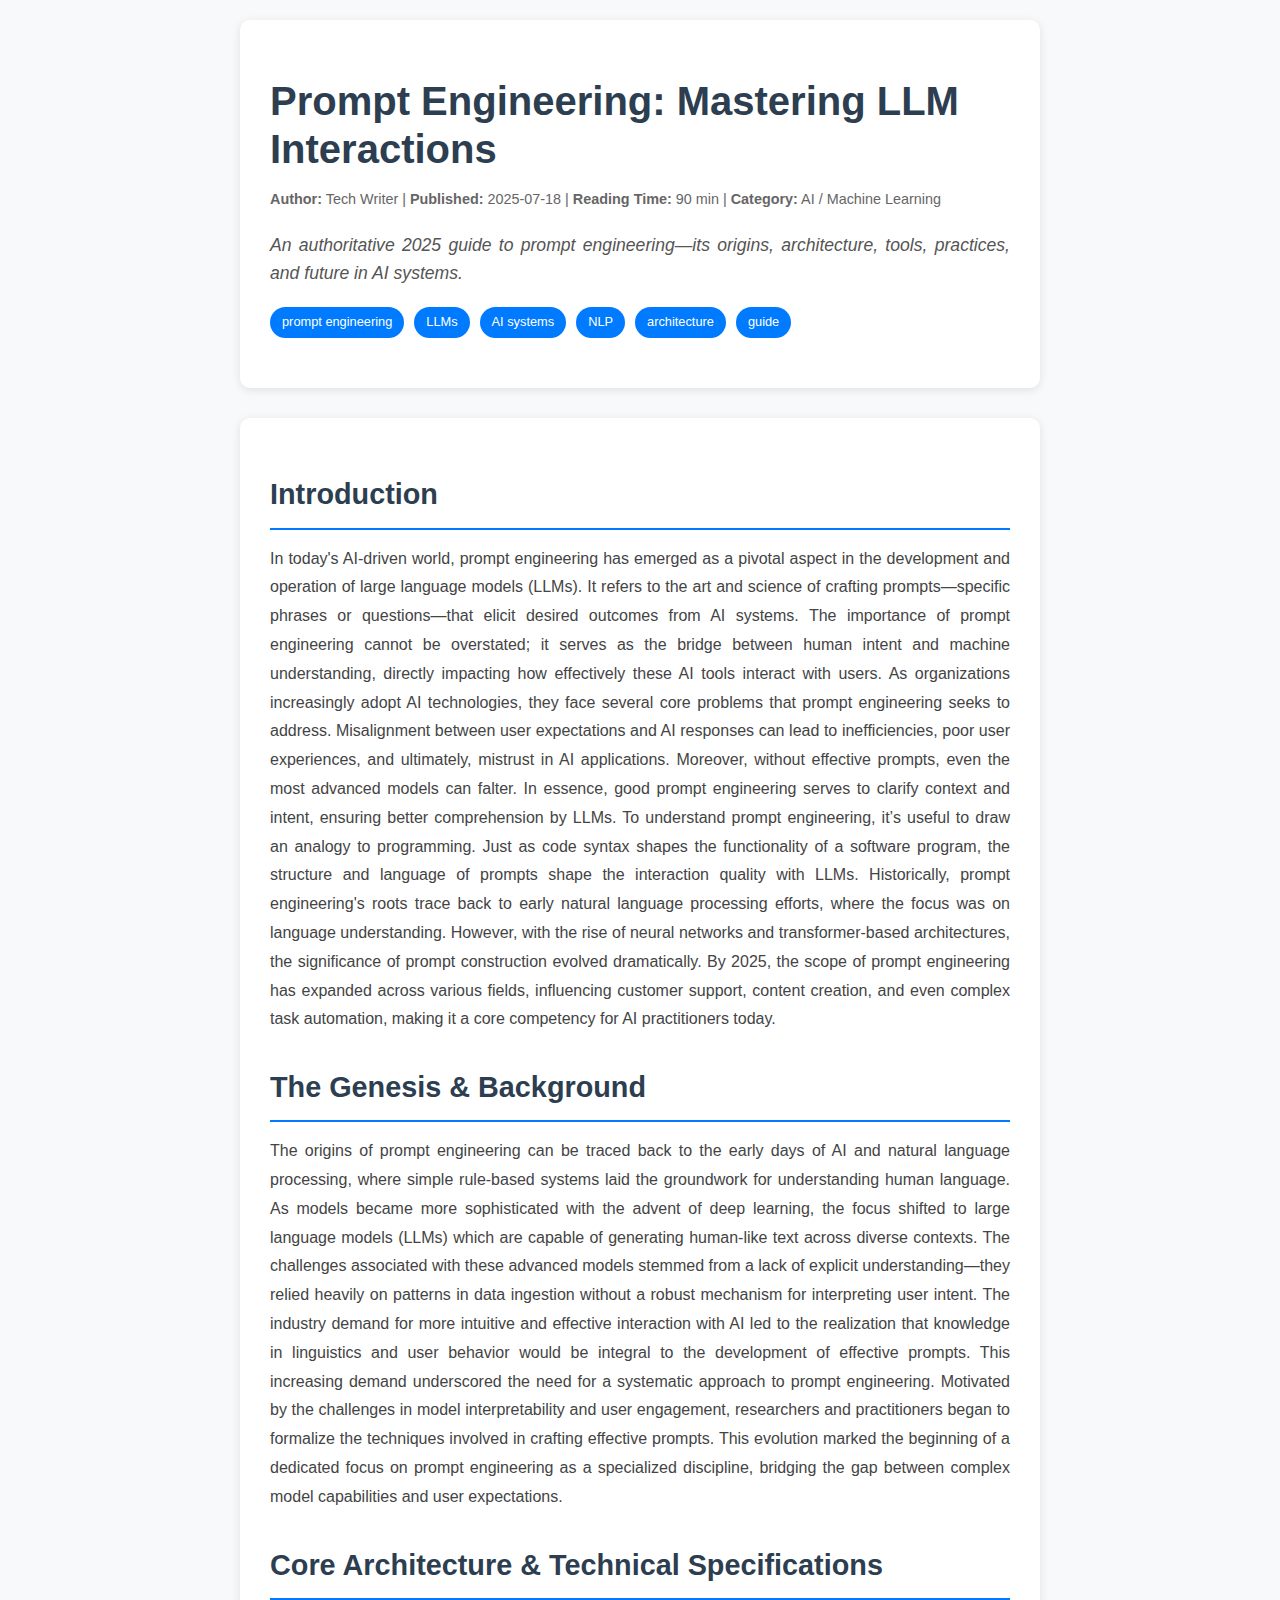
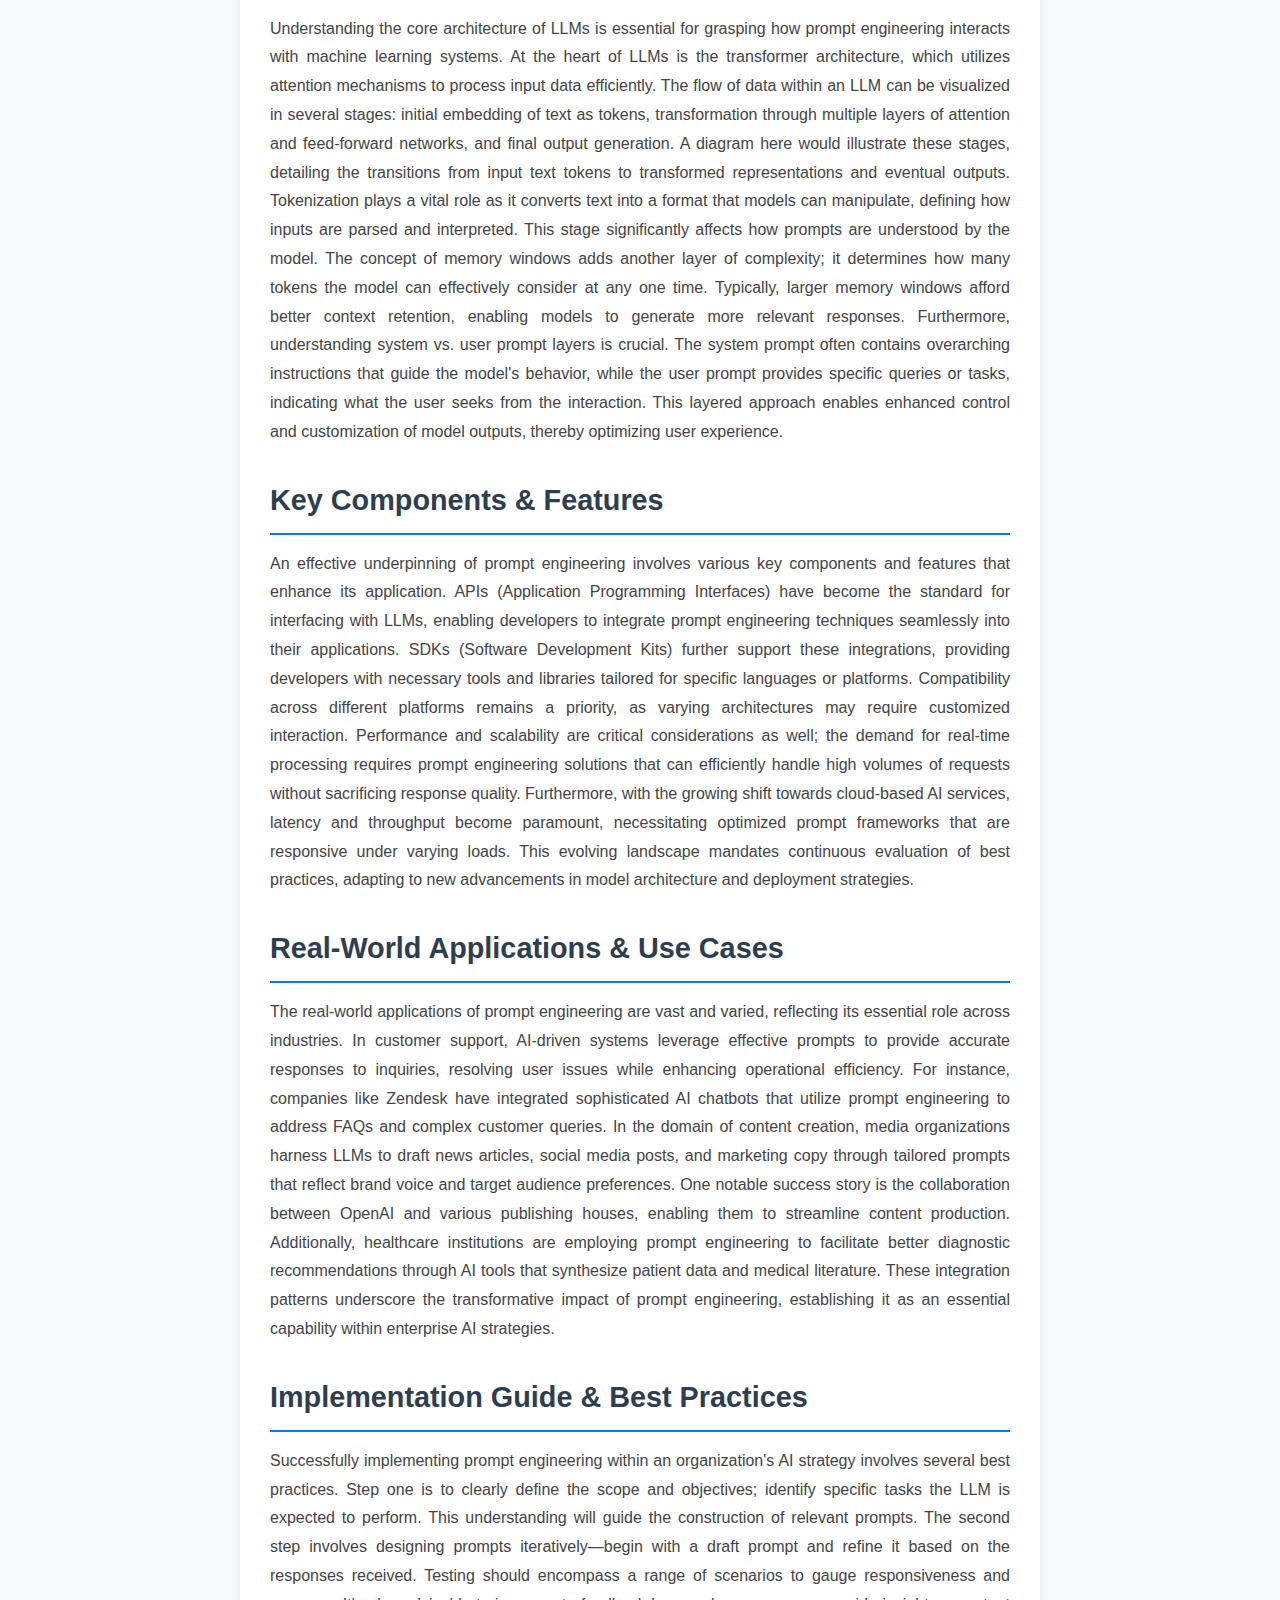
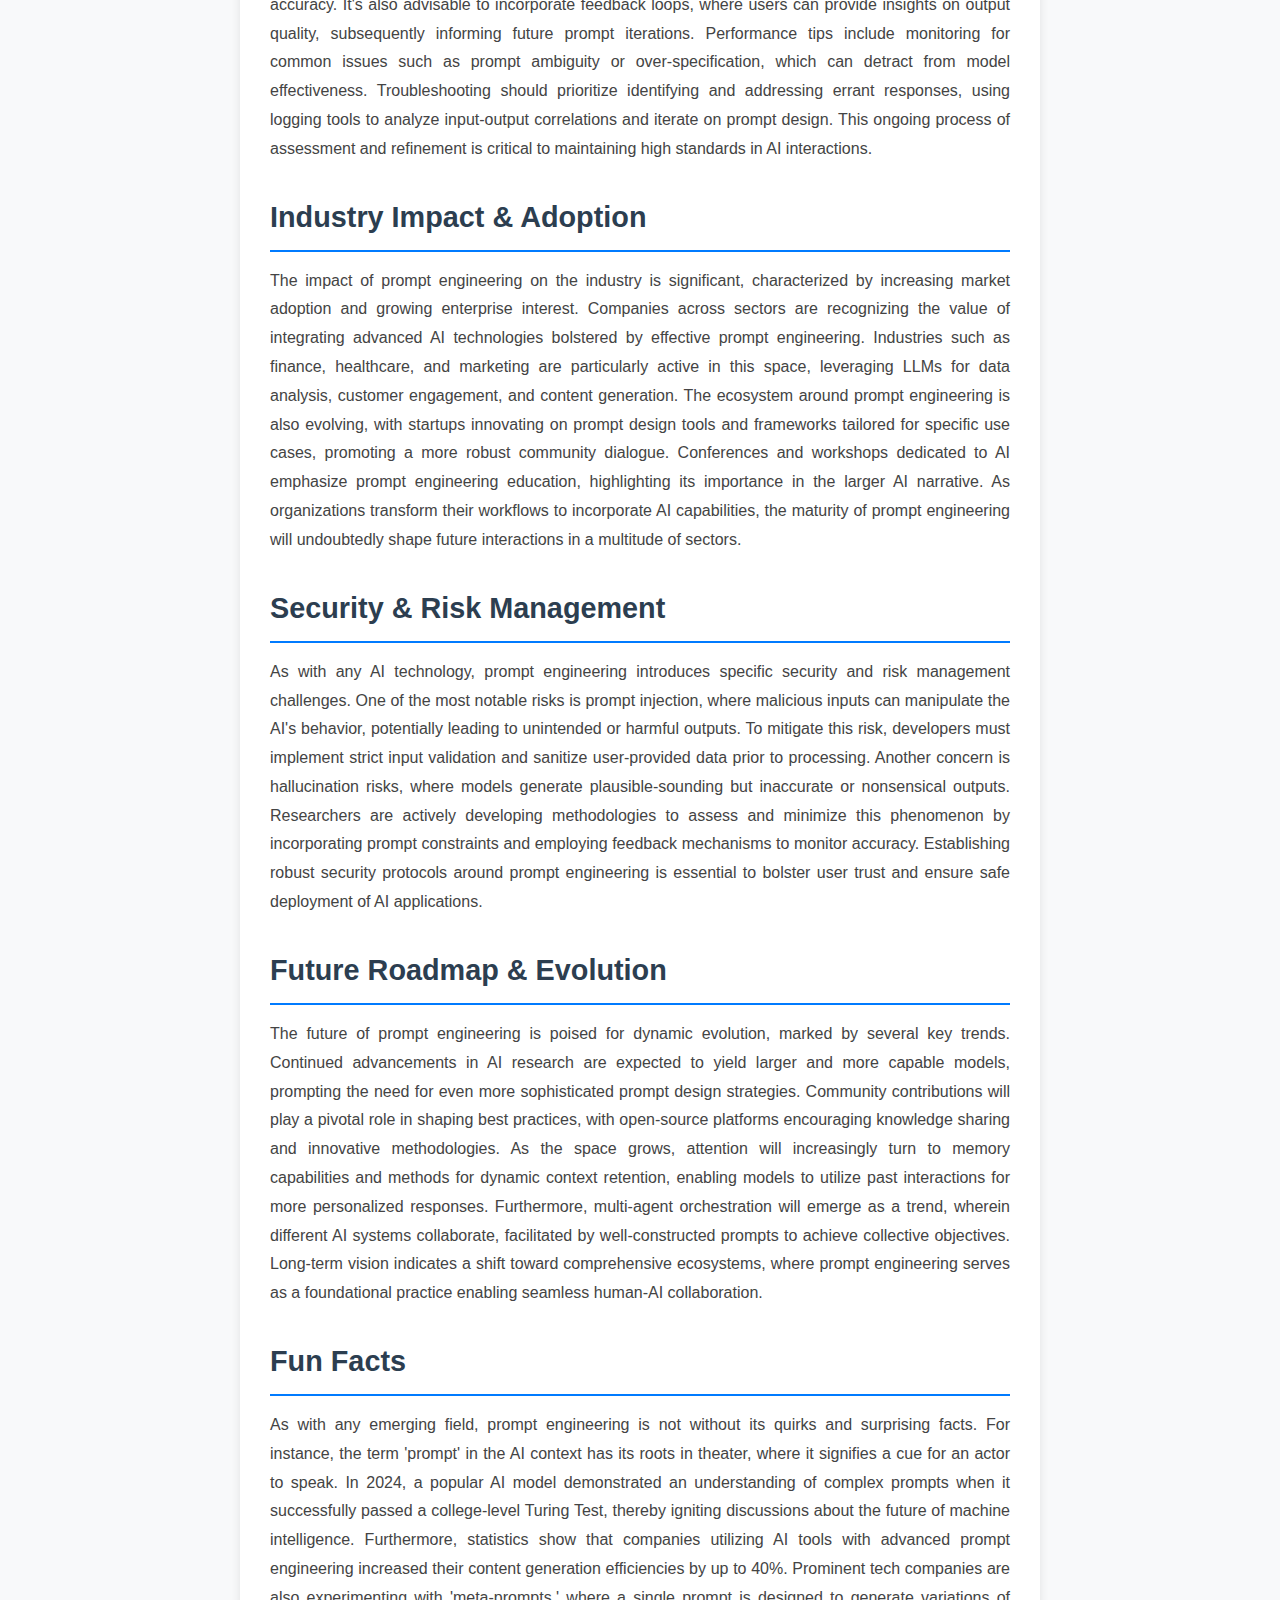
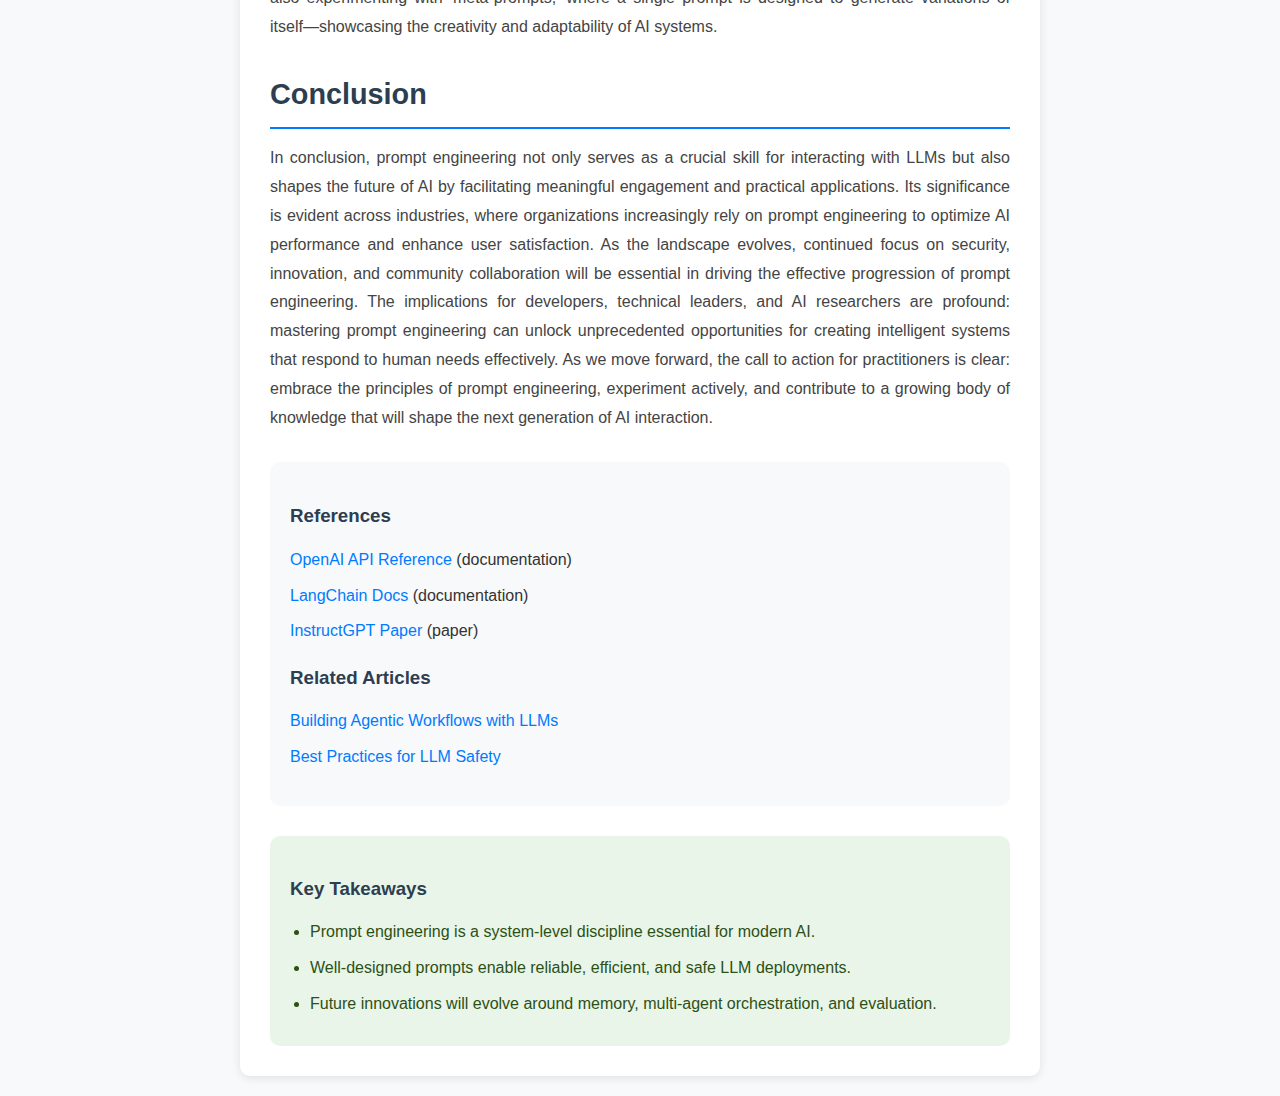
<file: articles/v1-prompt-engineering-llm-interactions.html>
<!DOCTYPE html>
<html lang="en">
<head>
    <meta charset="UTF-8">
    <meta name="viewport" content="width=device-width, initial-scale=1.0">
    <title>Prompt Engineering: Mastering LLM Interactions</title>
    <meta name="description" content="An authoritative 2025 guide to prompt engineering—its origins, architecture, tools, practices, and future in AI systems.">
    <meta name="author" content="Tech Writer">
    <meta name="keywords" content="prompt engineering, language models, LLM architecture, AI best practices">
    <meta property="og:title" content="Prompt Engineering: Mastering LLM Interactions">
    <meta property="og:description" content="An authoritative 2025 guide to prompt engineering—its origins, architecture, tools, practices, and future in AI systems.">
    <meta property="og:image" content="/images/articles/prompt-engineering-cover.jpg">
    <style>
        body {
            font-family: 'Segoe UI', Tahoma, Geneva, Verdana, sans-serif;
            line-height: 1.6;
            color: #333;
            max-width: 800px;
            margin: 0 auto;
            padding: 20px;
            background-color: #f8f9fa;
        }
        .article-header {
            background: white;
            padding: 30px;
            border-radius: 10px;
            box-shadow: 0 2px 10px rgba(0,0,0,0.1);
            margin-bottom: 30px;
        }
        .article-title {
            font-size: 2.5rem;
            font-weight: bold;
            color: #2c3e50;
            margin-bottom: 15px;
            line-height: 1.2;
        }
        .article-meta {
            color: #666;
            font-size: 0.9rem;
            margin-bottom: 20px;
        }
        .article-description {
            font-size: 1.1rem;
            color: #555;
            font-style: italic;
            margin-bottom: 20px;
            text-align: justify;
        }
        .tags {
            display: flex;
            flex-wrap: wrap;
            gap: 10px;
            margin-bottom: 20px;
        }
        .tag {
            background: #007bff;
            color: white;
            padding: 5px 12px;
            border-radius: 20px;
            font-size: 0.8rem;
            text-decoration: none;
        }
        .article-content {
            background: white;
            padding: 30px;
            border-radius: 10px;
            box-shadow: 0 2px 10px rgba(0,0,0,0.1);
        }
        .section {
            margin-bottom: 30px;
        }
        .section-title {
            font-size: 1.8rem;
            font-weight: bold;
            color: #2c3e50;
            margin-bottom: 15px;
            padding-bottom: 10px;
            border-bottom: 2px solid #007bff;
        }
        .section-content {
            font-size: 1rem;
            line-height: 1.8;
            color: #444;
            text-align: justify;
        }
        .introduction {
            margin-bottom: 30px;
        }
        .introduction .section-title {
            font-size: 1.8rem;
            font-weight: bold;
            color: #2c3e50;
            margin-bottom: 15px;
            padding-bottom: 10px;
            border-bottom: 2px solid #007bff;
        }
        .introduction .section-content {
            font-size: 1rem;
            line-height: 1.8;
            color: #444;
            text-align: justify;
        }
        .resources {
            background: #f8f9fa;
            padding: 20px;
            border-radius: 10px;
            margin-top: 30px;
        }
        .resources h3 {
            color: #2c3e50;
            margin-bottom: 15px;
        }
        .resources ul {
            list-style-type: none;
            padding: 0;
        }
        .resources li {
            margin-bottom: 10px;
        }
        .resources a {
            color: #007bff;
            text-decoration: none;
        }
        .resources a:hover {
            text-decoration: underline;
        }
        .takeaways {
            background: #e8f5e8;
            padding: 20px;
            border-radius: 10px;
            margin-top: 30px;
        }
        .takeaways h3 {
            color: #2c3e50;
            margin-bottom: 15px;
        }
        .takeaways ul {
            margin: 0;
            padding-left: 20px;
        }
        .takeaways li {
            margin-bottom: 10px;
            color: #2d5016;
        }
        @media (max-width: 768px) {
            body {
                padding: 10px;
            }
            .article-title {
                font-size: 2rem;
            }
            .section-title {
                font-size: 1.5rem;
            }
        }
    </style>
</head>
<body>
    <div class="article-header">
        <h1 class="article-title">Prompt Engineering: Mastering LLM Interactions</h1>
        <div class="article-meta">
            <strong>Author:</strong> Tech Writer | 
            <strong>Published:</strong> 2025-07-18 | 
            <strong>Reading Time:</strong> 90 min | 
            <strong>Category:</strong> AI / Machine Learning
        </div>
        <p class="article-description">An authoritative 2025 guide to prompt engineering—its origins, architecture, tools, practices, and future in AI systems.</p>
        <div class="tags">
            <span class="tag">prompt engineering</span><span class="tag">LLMs</span><span class="tag">AI systems</span><span class="tag">NLP</span><span class="tag">architecture</span><span class="tag">guide</span>
        </div>
    </div>
    
    <div class="article-content">
        <div class="introduction">
            <h2 class="section-title">Introduction</h2>
            <div class="section-content">In today's AI-driven world, prompt engineering has emerged as a pivotal aspect in the development and operation of large language models (LLMs). It refers to the art and science of crafting prompts—specific phrases or questions—that elicit desired outcomes from AI systems. The importance of prompt engineering cannot be overstated; it serves as the bridge between human intent and machine understanding, directly impacting how effectively these AI tools interact with users. As organizations increasingly adopt AI technologies, they face several core problems that prompt engineering seeks to address. Misalignment between user expectations and AI responses can lead to inefficiencies, poor user experiences, and ultimately, mistrust in AI applications. Moreover, without effective prompts, even the most advanced models can falter. In essence, good prompt engineering serves to clarify context and intent, ensuring better comprehension by LLMs. To understand prompt engineering, it’s useful to draw an analogy to programming. Just as code syntax shapes the functionality of a software program, the structure and language of prompts shape the interaction quality with LLMs. Historically, prompt engineering's roots trace back to early natural language processing efforts, where the focus was on language understanding. However, with the rise of neural networks and transformer-based architectures, the significance of prompt construction evolved dramatically. By 2025, the scope of prompt engineering has expanded across various fields, influencing customer support, content creation, and even complex task automation, making it a core competency for AI practitioners today.</div>
        </div>
        
        
            <div class="section" id="genesis-background">
                <h2 class="section-title">The Genesis & Background</h2>
                <div class="section-content">The origins of prompt engineering can be traced back to the early days of AI and natural language processing, where simple rule-based systems laid the groundwork for understanding human language. As models became more sophisticated with the advent of deep learning, the focus shifted to large language models (LLMs) which are capable of generating human-like text across diverse contexts. The challenges associated with these advanced models stemmed from a lack of explicit understanding—they relied heavily on patterns in data ingestion without a robust mechanism for interpreting user intent. The industry demand for more intuitive and effective interaction with AI led to the realization that knowledge in linguistics and user behavior would be integral to the development of effective prompts. This increasing demand underscored the need for a systematic approach to prompt engineering. Motivated by the challenges in model interpretability and user engagement, researchers and practitioners began to formalize the techniques involved in crafting effective prompts. This evolution marked the beginning of a dedicated focus on prompt engineering as a specialized discipline, bridging the gap between complex model capabilities and user expectations.</div>
            </div>
        
            <div class="section" id="core-architecture">
                <h2 class="section-title">Core Architecture & Technical Specifications</h2>
                <div class="section-content">Understanding the core architecture of LLMs is essential for grasping how prompt engineering interacts with machine learning systems. At the heart of LLMs is the transformer architecture, which utilizes attention mechanisms to process input data efficiently. The flow of data within an LLM can be visualized in several stages: initial embedding of text as tokens, transformation through multiple layers of attention and feed-forward networks, and final output generation. A diagram here would illustrate these stages, detailing the transitions from input text tokens to transformed representations and eventual outputs. Tokenization plays a vital role as it converts text into a format that models can manipulate, defining how inputs are parsed and interpreted. This stage significantly affects how prompts are understood by the model. The concept of memory windows adds another layer of complexity; it determines how many tokens the model can effectively consider at any one time. Typically, larger memory windows afford better context retention, enabling models to generate more relevant responses. Furthermore, understanding system vs. user prompt layers is crucial. The system prompt often contains overarching instructions that guide the model's behavior, while the user prompt provides specific queries or tasks, indicating what the user seeks from the interaction. This layered approach enables enhanced control and customization of model outputs, thereby optimizing user experience.</div>
            </div>
        
            <div class="section" id="key-components-features">
                <h2 class="section-title">Key Components & Features</h2>
                <div class="section-content">An effective underpinning of prompt engineering involves various key components and features that enhance its application. APIs (Application Programming Interfaces) have become the standard for interfacing with LLMs, enabling developers to integrate prompt engineering techniques seamlessly into their applications. SDKs (Software Development Kits) further support these integrations, providing developers with necessary tools and libraries tailored for specific languages or platforms. Compatibility across different platforms remains a priority, as varying architectures may require customized interaction. Performance and scalability are critical considerations as well; the demand for real-time processing requires prompt engineering solutions that can efficiently handle high volumes of requests without sacrificing response quality. Furthermore, with the growing shift towards cloud-based AI services, latency and throughput become paramount, necessitating optimized prompt frameworks that are responsive under varying loads. This evolving landscape mandates continuous evaluation of best practices, adapting to new advancements in model architecture and deployment strategies.</div>
            </div>
        
            <div class="section" id="real-world-applications">
                <h2 class="section-title">Real‑World Applications & Use Cases</h2>
                <div class="section-content">The real-world applications of prompt engineering are vast and varied, reflecting its essential role across industries. In customer support, AI-driven systems leverage effective prompts to provide accurate responses to inquiries, resolving user issues while enhancing operational efficiency. For instance, companies like Zendesk have integrated sophisticated AI chatbots that utilize prompt engineering to address FAQs and complex customer queries. In the domain of content creation, media organizations harness LLMs to draft news articles, social media posts, and marketing copy through tailored prompts that reflect brand voice and target audience preferences. One notable success story is the collaboration between OpenAI and various publishing houses, enabling them to streamline content production. Additionally, healthcare institutions are employing prompt engineering to facilitate better diagnostic recommendations through AI tools that synthesize patient data and medical literature. These integration patterns underscore the transformative impact of prompt engineering, establishing it as an essential capability within enterprise AI strategies.</div>
            </div>
        
            <div class="section" id="implementation-guide">
                <h2 class="section-title">Implementation Guide & Best Practices</h2>
                <div class="section-content">Successfully implementing prompt engineering within an organization's AI strategy involves several best practices. Step one is to clearly define the scope and objectives; identify specific tasks the LLM is expected to perform. This understanding will guide the construction of relevant prompts. The second step involves designing prompts iteratively—begin with a draft prompt and refine it based on the responses received. Testing should encompass a range of scenarios to gauge responsiveness and accuracy. It's also advisable to incorporate feedback loops, where users can provide insights on output quality, subsequently informing future prompt iterations. Performance tips include monitoring for common issues such as prompt ambiguity or over-specification, which can detract from model effectiveness. Troubleshooting should prioritize identifying and addressing errant responses, using logging tools to analyze input-output correlations and iterate on prompt design. This ongoing process of assessment and refinement is critical to maintaining high standards in AI interactions.</div>
            </div>
        
            <div class="section" id="industry-impact">
                <h2 class="section-title">Industry Impact & Adoption</h2>
                <div class="section-content">The impact of prompt engineering on the industry is significant, characterized by increasing market adoption and growing enterprise interest. Companies across sectors are recognizing the value of integrating advanced AI technologies bolstered by effective prompt engineering. Industries such as finance, healthcare, and marketing are particularly active in this space, leveraging LLMs for data analysis, customer engagement, and content generation. The ecosystem around prompt engineering is also evolving, with startups innovating on prompt design tools and frameworks tailored for specific use cases, promoting a more robust community dialogue. Conferences and workshops dedicated to AI emphasize prompt engineering education, highlighting its importance in the larger AI narrative. As organizations transform their workflows to incorporate AI capabilities, the maturity of prompt engineering will undoubtedly shape future interactions in a multitude of sectors.</div>
            </div>
        
            <div class="section" id="security-risk-management">
                <h2 class="section-title">Security & Risk Management</h2>
                <div class="section-content">As with any AI technology, prompt engineering introduces specific security and risk management challenges. One of the most notable risks is prompt injection, where malicious inputs can manipulate the AI's behavior, potentially leading to unintended or harmful outputs. To mitigate this risk, developers must implement strict input validation and sanitize user-provided data prior to processing. Another concern is hallucination risks, where models generate plausible-sounding but inaccurate or nonsensical outputs. Researchers are actively developing methodologies to assess and minimize this phenomenon by incorporating prompt constraints and employing feedback mechanisms to monitor accuracy. Establishing robust security protocols around prompt engineering is essential to bolster user trust and ensure safe deployment of AI applications.</div>
            </div>
        
            <div class="section" id="future-roadmap">
                <h2 class="section-title">Future Roadmap & Evolution</h2>
                <div class="section-content">The future of prompt engineering is poised for dynamic evolution, marked by several key trends. Continued advancements in AI research are expected to yield larger and more capable models, prompting the need for even more sophisticated prompt design strategies. Community contributions will play a pivotal role in shaping best practices, with open-source platforms encouraging knowledge sharing and innovative methodologies. As the space grows, attention will increasingly turn to memory capabilities and methods for dynamic context retention, enabling models to utilize past interactions for more personalized responses. Furthermore, multi-agent orchestration will emerge as a trend, wherein different AI systems collaborate, facilitated by well-constructed prompts to achieve collective objectives. Long-term vision indicates a shift toward comprehensive ecosystems, where prompt engineering serves as a foundational practice enabling seamless human-AI collaboration.</div>
            </div>
        
            <div class="section" id="fun-facts">
                <h2 class="section-title">Fun Facts</h2>
                <div class="section-content">As with any emerging field, prompt engineering is not without its quirks and surprising facts. For instance, the term 'prompt' in the AI context has its roots in theater, where it signifies a cue for an actor to speak. In 2024, a popular AI model demonstrated an understanding of complex prompts when it successfully passed a college-level Turing Test, thereby igniting discussions about the future of machine intelligence. Furthermore, statistics show that companies utilizing AI tools with advanced prompt engineering increased their content generation efficiencies by up to 40%. Prominent tech companies are also experimenting with 'meta-prompts,' where a single prompt is designed to generate variations of itself—showcasing the creativity and adaptability of AI systems.</div>
            </div>
        
            <div class="section" id="conclusion">
                <h2 class="section-title">Conclusion</h2>
                <div class="section-content">In conclusion, prompt engineering not only serves as a crucial skill for interacting with LLMs but also shapes the future of AI by facilitating meaningful engagement and practical applications. Its significance is evident across industries, where organizations increasingly rely on prompt engineering to optimize AI performance and enhance user satisfaction. As the landscape evolves, continued focus on security, innovation, and community collaboration will be essential in driving the effective progression of prompt engineering. The implications for developers, technical leaders, and AI researchers are profound: mastering prompt engineering can unlock unprecedented opportunities for creating intelligent systems that respond to human needs effectively. As we move forward, the call to action for practitioners is clear: embrace the principles of prompt engineering, experiment actively, and contribute to a growing body of knowledge that will shape the next generation of AI interaction.</div>
            </div>
        
        
        <div class="resources">
            <h3>References</h3>
            <ul>
                
                    <li><a href="https://platform.openai.com/docs" target="_blank">OpenAI API Reference</a> (documentation)</li>
                
                    <li><a href="https://langchain.com/docs/" target="_blank">LangChain Docs</a> (documentation)</li>
                
                    <li><a href="https://arxiv.org/abs/2203.02155" target="_blank">InstructGPT Paper</a> (paper)</li>
                
            </ul>
            
            <h3>Related Articles</h3>
            <ul>
                
                    <li><a href="agentic-workflows-llms.html">Building Agentic Workflows with LLMs</a></li>
                
                    <li><a href="llm-safety-best-practices.html">Best Practices for LLM Safety</a></li>
                
            </ul>
        </div>
        
        <div class="takeaways">
            <h3>Key Takeaways</h3>
            <ul>
                
                    <li>Prompt engineering is a system-level discipline essential for modern AI.</li>
                
                    <li>Well‑designed prompts enable reliable, efficient, and safe LLM deployments.</li>
                
                    <li>Future innovations will evolve around memory, multi-agent orchestration, and evaluation.</li>
                
            </ul>
        </div>
    </div>
</body>
</html>
</file>
<file: css/style.css>
/* Reset & Base Styles */
* {
  margin: 0;
  padding: 0;
  box-sizing: border-box;
}

body {
  font-family: system-ui, -apple-system, BlinkMacSystemFont, "Segoe UI", Roboto, sans-serif;
  line-height: 1.6;
  background-color: #f4f4f4;
  color: #333;
  padding: 2rem;
}

/* Header */
header {
  margin-bottom: 2rem;
}

h1 {
  color: #007acc;
  font-size: 2.5rem;
  margin-bottom: 0.5rem;
}

header p {
  font-size: 1.1rem;
}

/* Main Content */
main p {
  margin-bottom: 1rem;
  font-size: 1rem;
}

/* Links */
a {
  color: #007acc;
  text-decoration: none;
}

a:hover {
  text-decoration: underline;
}

/* Footer */
footer {
  margin-top: 3rem;
  font-size: 0.9rem;
  color: #777;
}
</file>
